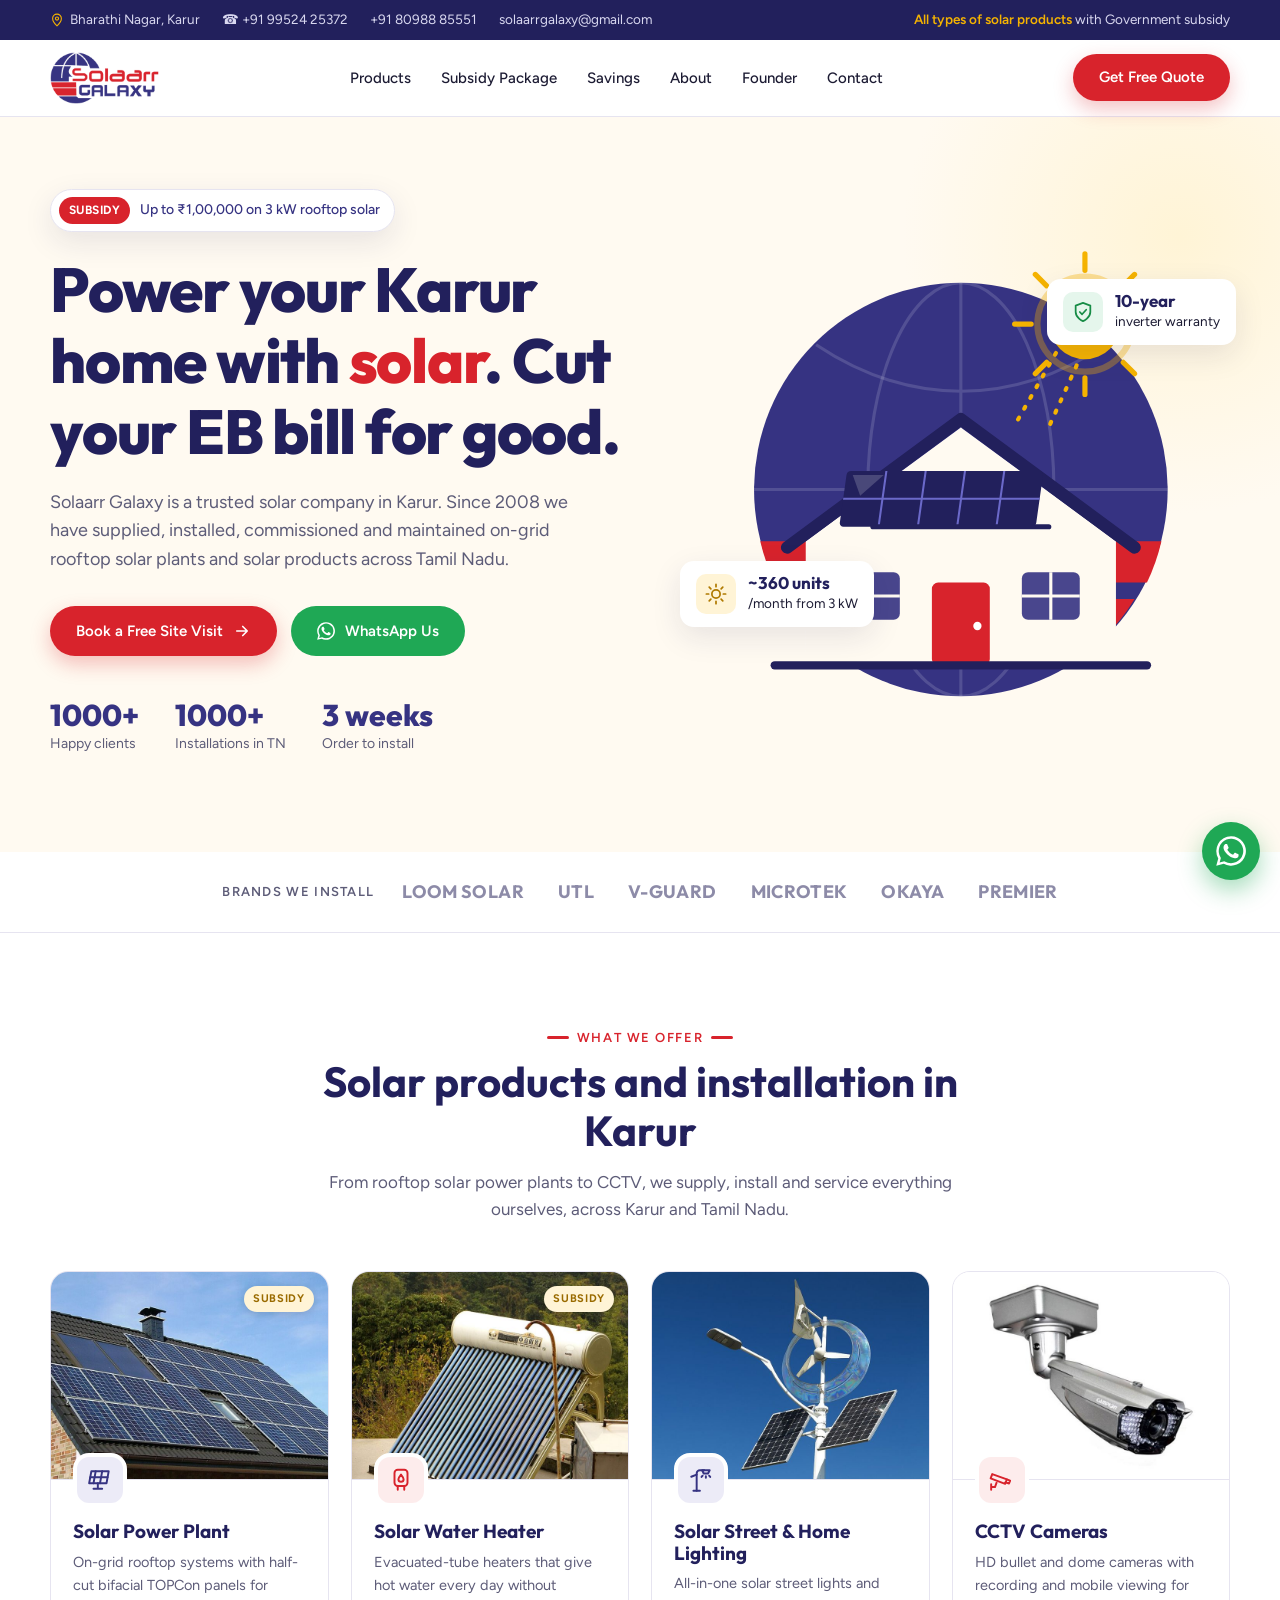
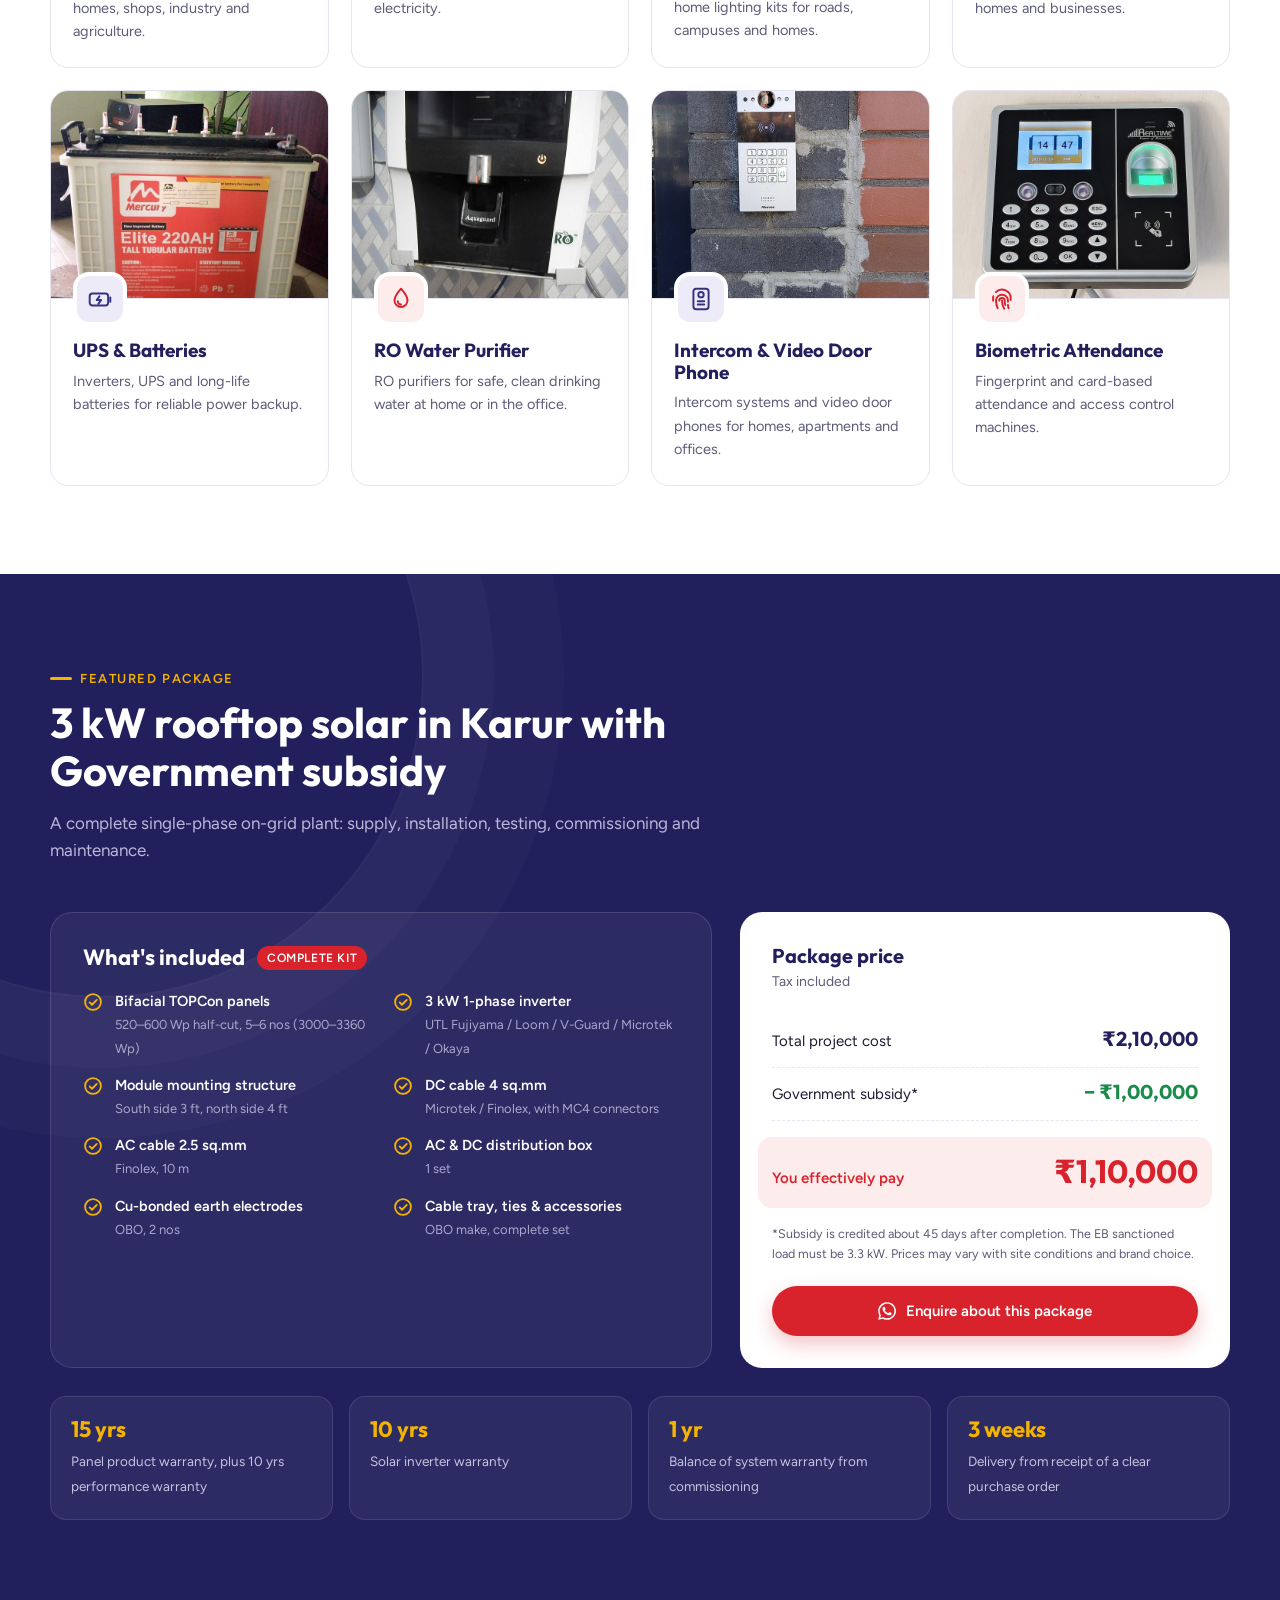
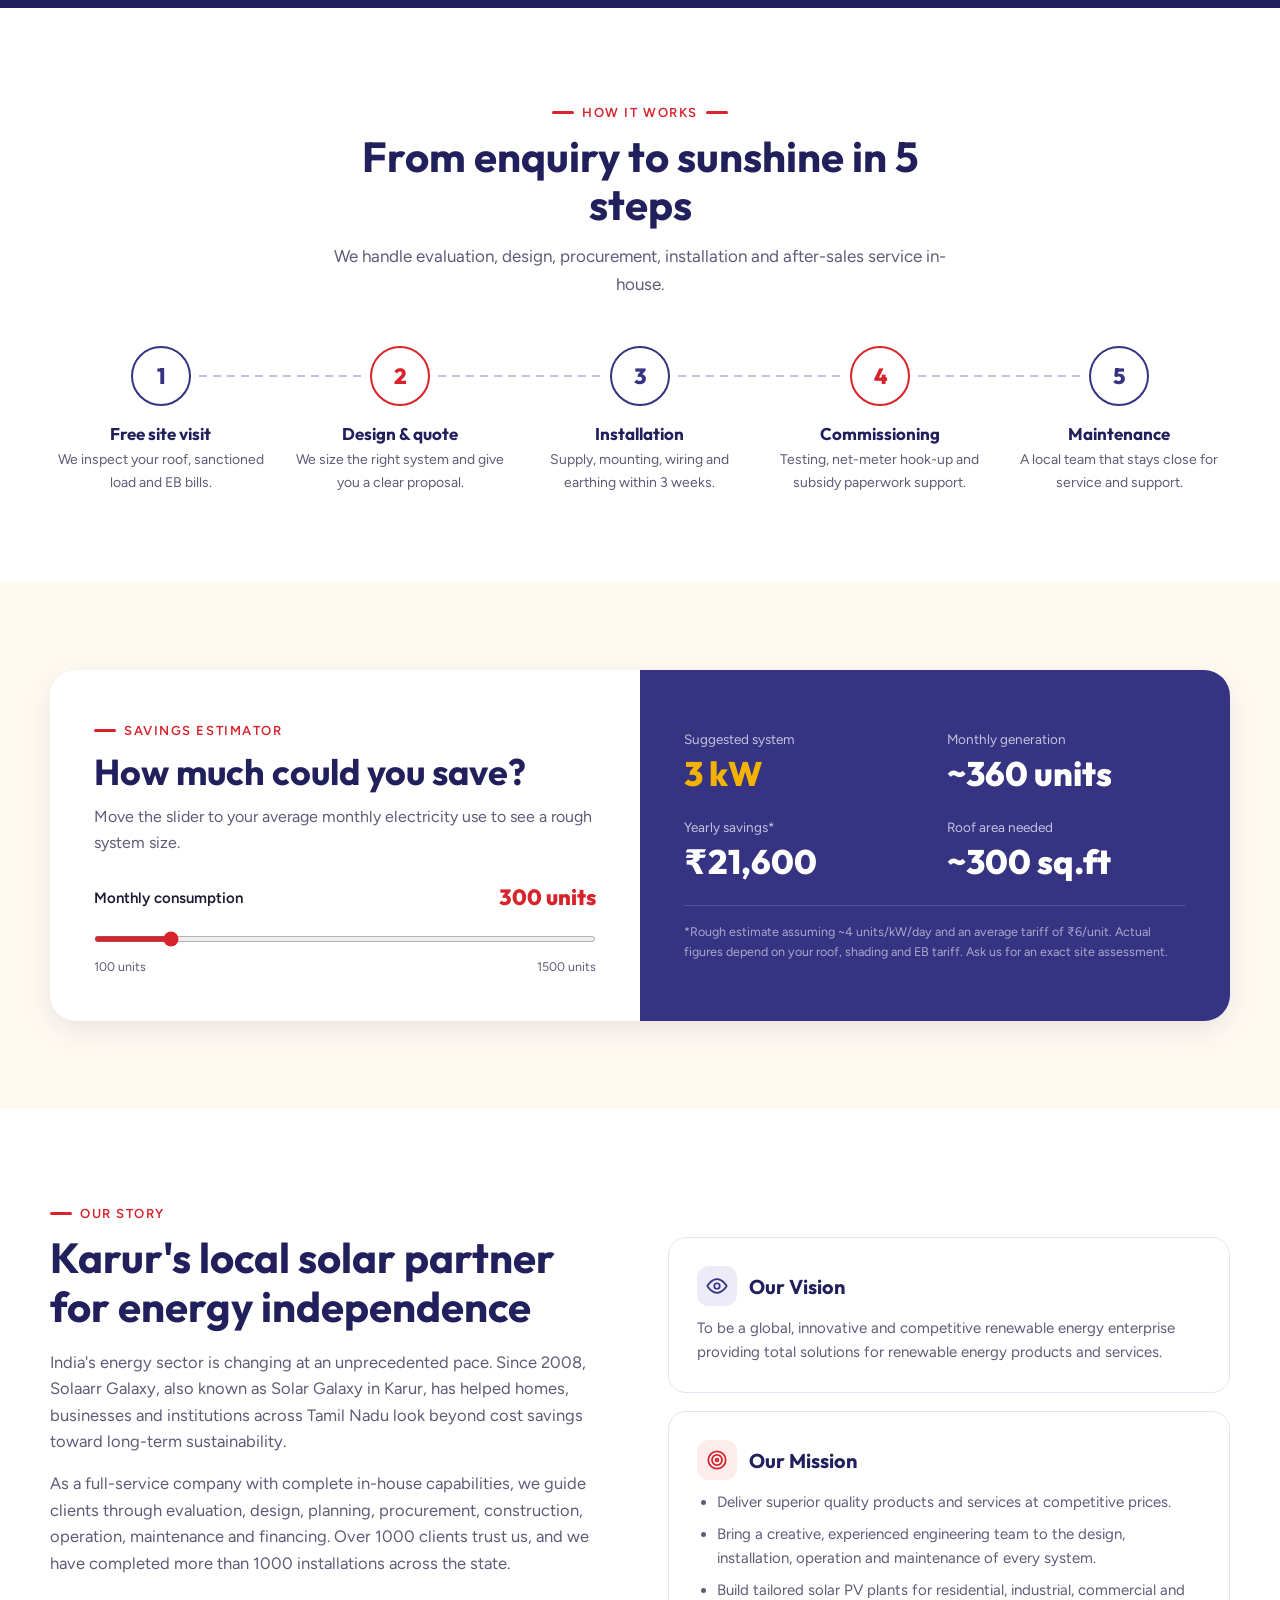
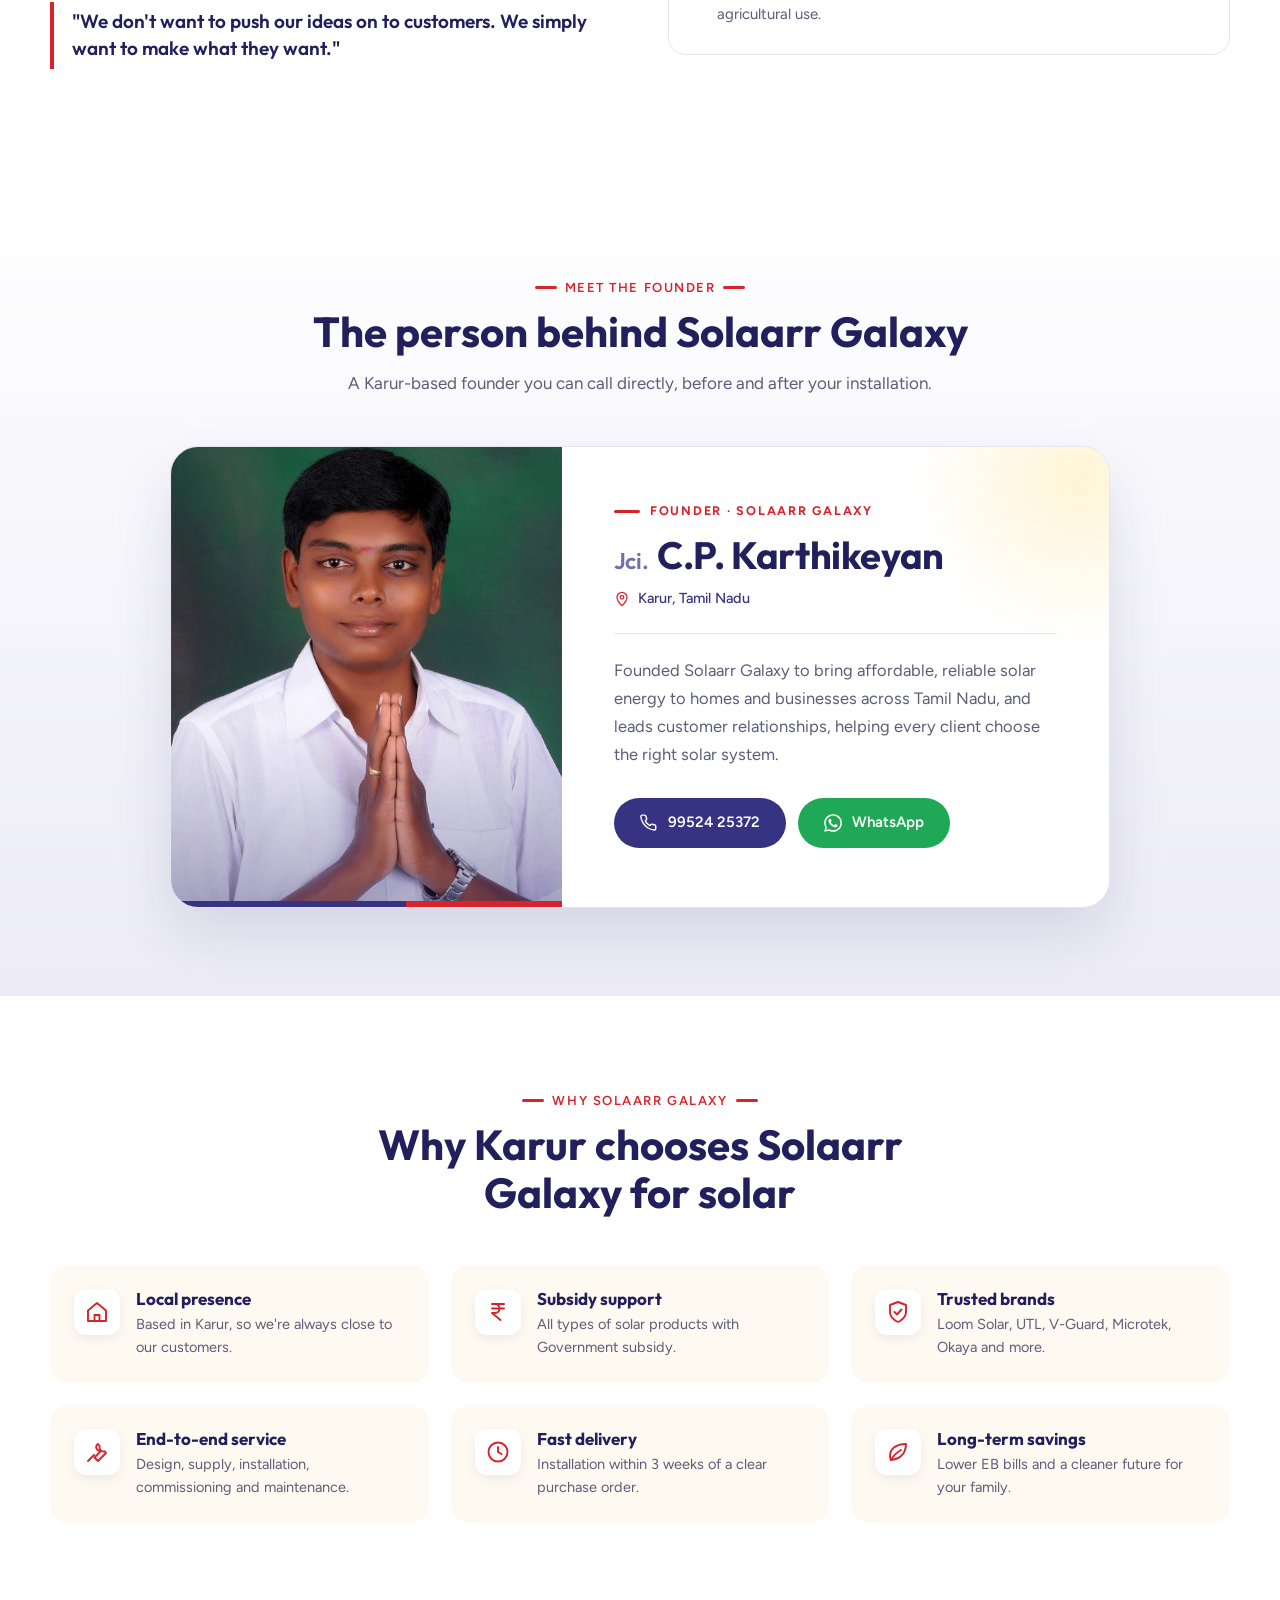
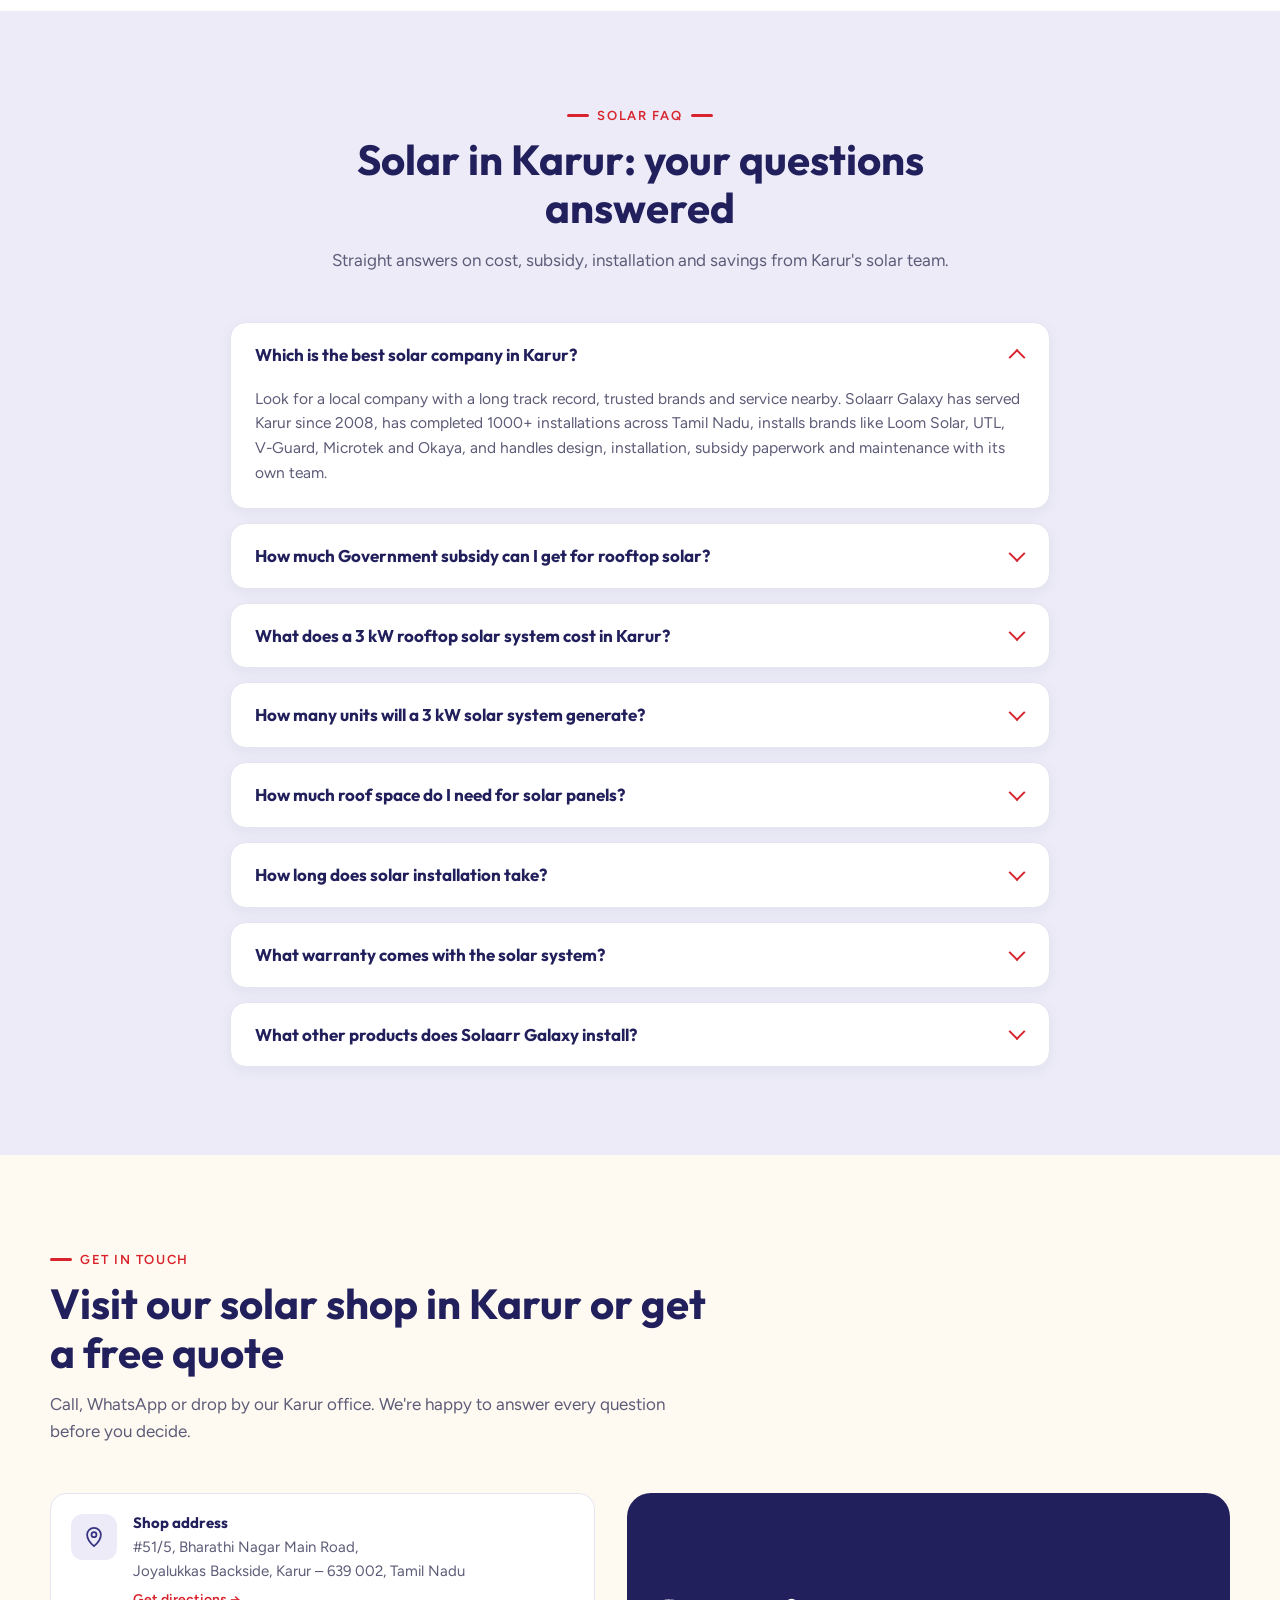
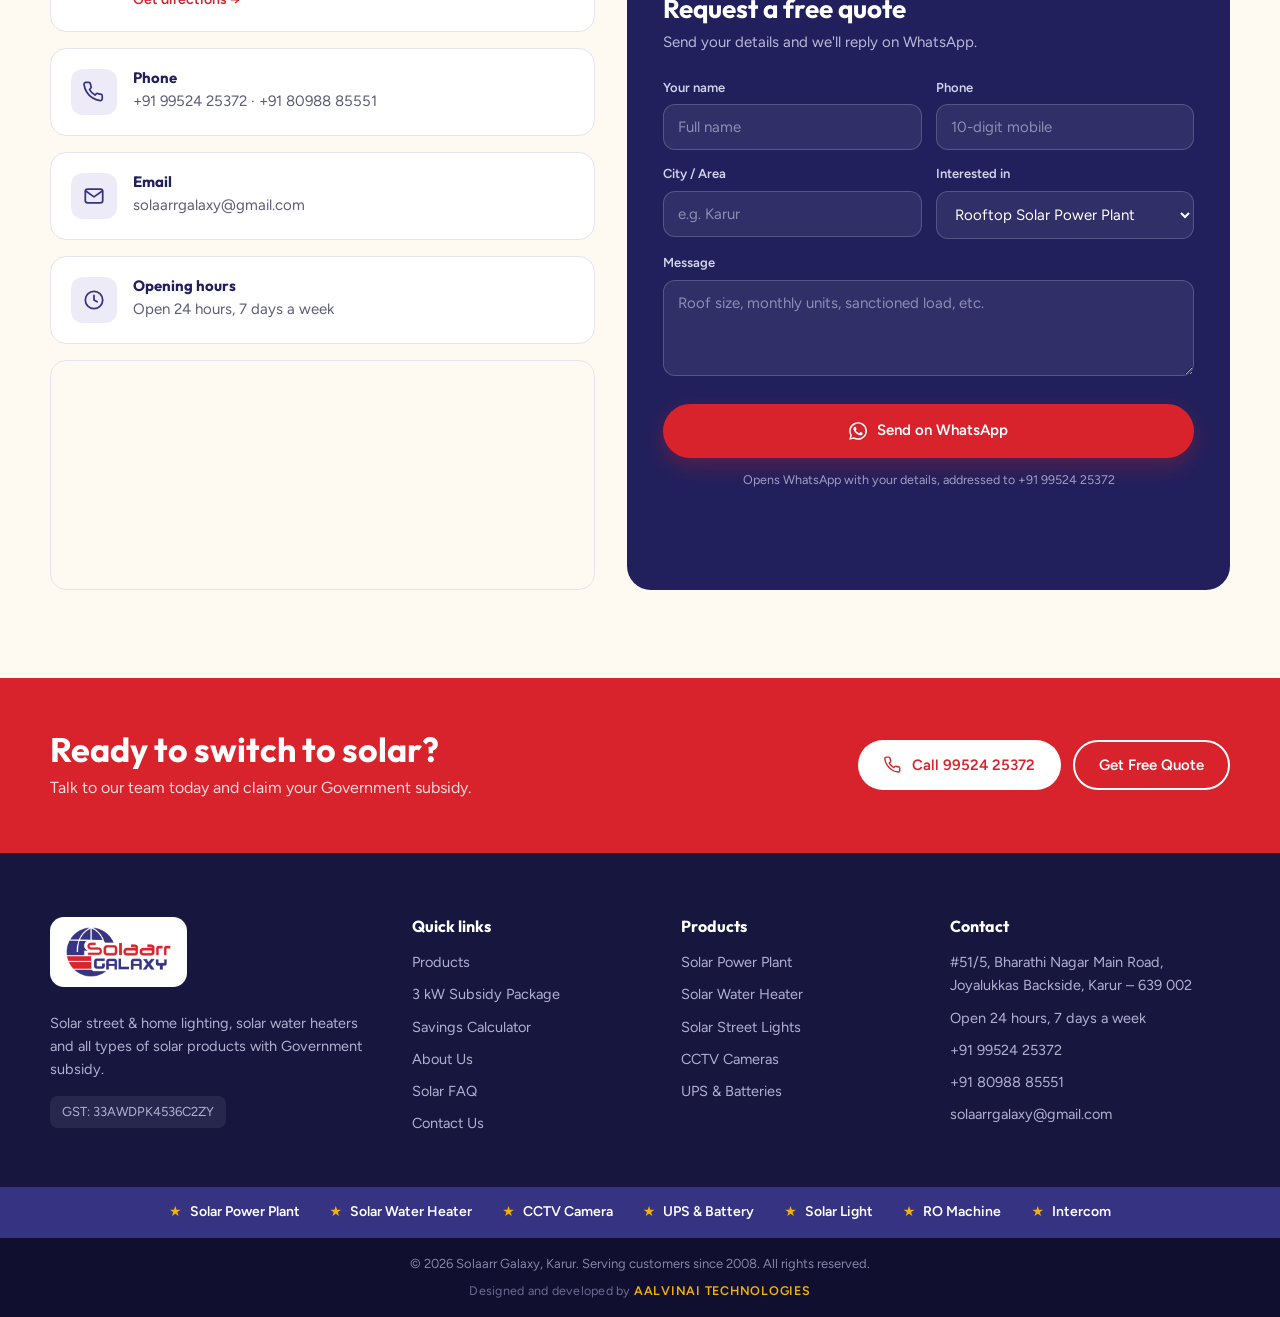
<file: index.html>
<!doctype html>
<html lang="en-IN">
<head>
<meta charset="utf-8">
<meta name="viewport" content="width=device-width, initial-scale=1">
<title>Best Solar Company in Karur | Solaarr Galaxy (Solar Galaxy)</title>
<meta name="description" content="Solaarr Galaxy (Solar Galaxy), Karur's trusted solar company since 2008. Rooftop solar with up to ₹1,00,000 subsidy, solar water heaters, street lights &amp; more.">
<meta name="robots" content="index, follow, max-image-preview:large, max-snippet:-1">
<link rel="canonical" href="https://solaarrgalaxy.in/">
<meta name="theme-color" content="#22205c">
<meta name="geo.region" content="IN-TN">
<meta name="geo.placename" content="Karur, Tamil Nadu">

<!-- Social sharing (WhatsApp, Facebook, LinkedIn, X) -->
<meta property="og:type" content="website">
<meta property="og:site_name" content="Solaarr Galaxy">
<meta property="og:locale" content="en_IN">
<meta property="og:url" content="https://solaarrgalaxy.in/">
<meta property="og:title" content="Best Solar Company in Karur | Solaarr Galaxy">
<meta property="og:description" content="Rooftop solar in Karur with up to ₹1,00,000 Government subsidy. 1000+ installations across Tamil Nadu since 2008. Book a free site visit.">
<meta property="og:image" content="https://solaarrgalaxy.in/assets/og-image.jpg">
<meta property="og:image:width" content="1200">
<meta property="og:image:height" content="630">
<meta property="og:image:alt" content="Solaarr Galaxy: rooftop solar company in Karur">
<meta name="twitter:card" content="summary_large_image">
<meta name="twitter:title" content="Best Solar Company in Karur | Solaarr Galaxy">
<meta name="twitter:description" content="Rooftop solar in Karur with up to ₹1,00,000 Government subsidy. 1000+ installations across Tamil Nadu since 2008.">
<meta name="twitter:image" content="https://solaarrgalaxy.in/assets/og-image.jpg">

<link rel="icon" type="image/png" sizes="48x48" href="assets/favicon-48.png">
<link rel="apple-touch-icon" href="assets/apple-touch-icon.png">
<link rel="preconnect" href="https://fonts.googleapis.com">
<link rel="preconnect" href="https://fonts.gstatic.com" crossorigin>
<link href="https://fonts.googleapis.com/css2?family=Outfit:wght@500;600;700;800&family=Figtree:wght@400;500;600;700&display=swap" rel="stylesheet">
<link rel="stylesheet" href="css/style.css?v=20261101">
<script>
  // Show the page loader until js/script.js hides it; hide it anyway after 8s as a fallback
  document.documentElement.classList.add('is-loading');
  setTimeout(function () { document.documentElement.classList.add('loaded'); }, 8000);
</script>

<!-- Structured data: business details, products and FAQ for Google rich results and AI search -->
<script type="application/ld+json">
{
  "@context": "https://schema.org",
  "@graph": [
    {
      "@type": "WebSite",
      "@id": "https://solaarrgalaxy.in/#website",
      "url": "https://solaarrgalaxy.in/",
      "name": "Solaarr Galaxy",
      "alternateName": ["Solar Galaxy", "Solar Galaxy Karur"],
      "inLanguage": "en-IN",
      "publisher": { "@id": "https://solaarrgalaxy.in/#business" }
    },
    {
      "@type": ["HomeAndConstructionBusiness", "Store"],
      "@id": "https://solaarrgalaxy.in/#business",
      "name": "Solaarr Galaxy",
      "alternateName": ["Solar Galaxy", "Solaarr Galaxy Karur", "Solar Galaxy Karur"],
      "description": "Solar company in Karur, Tamil Nadu, since 2008. Supplies, installs and maintains on-grid rooftop solar power plants with Government subsidy, solar water heaters, solar street and home lighting, CCTV cameras, UPS and batteries, RO water purifiers, intercoms and biometric attendance machines.",
      "url": "https://solaarrgalaxy.in/",
      "logo": "https://solaarrgalaxy.in/assets/logo.png",
      "image": [
        "https://solaarrgalaxy.in/assets/og-image.jpg",
        "https://solaarrgalaxy.in/assets/logo.png"
      ],
      "telephone": "+91-99524-25372",
      "email": "solaarrgalaxy@gmail.com",
      "foundingDate": "2008",
      "taxID": "33AWDPK4536C2ZY",
      "priceRange": "₹₹",
      "openingHoursSpecification": {
        "@type": "OpeningHoursSpecification",
        "dayOfWeek": ["Monday", "Tuesday", "Wednesday", "Thursday", "Friday", "Saturday", "Sunday"],
        "opens": "00:00",
        "closes": "23:59"
      },
      "address": {
        "@type": "PostalAddress",
        "streetAddress": "#51/5, Bharathi Nagar Main Road, Joyalukkas Backside",
        "addressLocality": "Karur",
        "addressRegion": "Tamil Nadu",
        "postalCode": "639002",
        "addressCountry": "IN"
      },
      "hasMap": "https://www.google.com/maps/search/?api=1&query=Bharathi%20Nagar%20Main%20Road%2C%20Karur%20639002",
      "areaServed": [
        { "@type": "City", "name": "Karur" },
        { "@type": "State", "name": "Tamil Nadu" }
      ],
      "contactPoint": [
        { "@type": "ContactPoint", "telephone": "+91-99524-25372", "url": "https://wa.me/919952425372", "contactType": "sales", "areaServed": "IN", "hoursAvailable": { "@type": "OpeningHoursSpecification", "dayOfWeek": ["Monday", "Tuesday", "Wednesday", "Thursday", "Friday", "Saturday", "Sunday"], "opens": "00:00", "closes": "23:59" } },
        { "@type": "ContactPoint", "telephone": "+91-80988-85551", "contactType": "customer service", "areaServed": "IN" }
      ],
      "founder": { "@type": "Person", "name": "C.P. Karthikeyan", "honorificPrefix": "Jci.", "jobTitle": "Founder", "image": "https://solaarrgalaxy.in/assets/karthikeyan.jpg" },
      "knowsAbout": ["Rooftop solar power plants", "On-grid solar systems", "Solar subsidy", "Solar water heaters", "Solar street lights", "CCTV cameras", "UPS and inverter batteries", "RO water purifiers", "Video door phones", "Biometric attendance systems"],
      "hasOfferCatalog": {
        "@type": "OfferCatalog",
        "name": "Solar and security products in Karur",
        "itemListElement": [
          {
            "@type": "Offer",
            "name": "3 kW On-Grid Rooftop Solar Package",
            "description": "Complete single-phase 3 kW on-grid rooftop solar plant with bifacial TOPCon panels, inverter, mounting, cabling and earthing. Up to ₹1,00,000 Government subsidy; effective cost about ₹1,10,000.",
            "price": "210000",
            "priceCurrency": "INR",
            "itemOffered": { "@type": "Service", "name": "3 kW rooftop solar installation", "serviceType": "Rooftop solar installation", "areaServed": "Karur, Tamil Nadu" }
          },
          { "@type": "Offer", "itemOffered": { "@type": "Service", "name": "Rooftop solar power plant installation", "description": "On-grid rooftop solar systems for homes, shops, industry and agriculture." } },
          { "@type": "Offer", "itemOffered": { "@type": "Product", "name": "Solar water heater", "description": "Evacuated-tube solar water heaters." } },
          { "@type": "Offer", "itemOffered": { "@type": "Product", "name": "Solar street and home lighting", "description": "All-in-one solar street lights and home lighting kits." } },
          { "@type": "Offer", "itemOffered": { "@type": "Product", "name": "CCTV cameras", "description": "HD bullet and dome cameras with recording and mobile viewing." } },
          { "@type": "Offer", "itemOffered": { "@type": "Product", "name": "UPS and batteries", "description": "Inverters, UPS and long-life batteries for power backup." } },
          { "@type": "Offer", "itemOffered": { "@type": "Product", "name": "RO water purifier", "description": "RO purifiers for home and office." } },
          { "@type": "Offer", "itemOffered": { "@type": "Product", "name": "Intercom and video door phone", "description": "Intercom systems and video door phones for homes, apartments and offices." } },
          { "@type": "Offer", "itemOffered": { "@type": "Product", "name": "Biometric attendance machine", "description": "Fingerprint and card-based attendance and access control machines." } }
        ]
      }
    },
    {
      "@type": "FAQPage",
      "@id": "https://solaarrgalaxy.in/#faq",
      "mainEntity": [
        {
          "@type": "Question",
          "name": "Which is the best solar company in Karur?",
          "acceptedAnswer": { "@type": "Answer", "text": "Look for a local company with a long track record, trusted brands and service nearby. Solaarr Galaxy has served Karur since 2008, has completed 1000+ installations across Tamil Nadu, installs brands like Loom Solar, UTL, V-Guard, Microtek and Okaya, and handles design, installation, subsidy paperwork and maintenance with its own team." }
        },
        {
          "@type": "Question",
          "name": "How much Government subsidy can I get for rooftop solar?",
          "acceptedAnswer": { "@type": "Answer", "text": "For a 3 kW on-grid rooftop solar system, the Government subsidy is up to ₹1,00,000. It is credited about 45 days after the plant is completed, and your EB sanctioned load must be 3.3 kW. We help you with the subsidy paperwork." }
        },
        {
          "@type": "Question",
          "name": "What does a 3 kW rooftop solar system cost in Karur?",
          "acceptedAnswer": { "@type": "Answer", "text": "Our complete 3 kW on-grid package costs ₹2,10,000 including tax. After the ₹1,00,000 Government subsidy, you effectively pay about ₹1,10,000. The final price depends on your site and your choice of brand." }
        },
        {
          "@type": "Question",
          "name": "How many units will a 3 kW solar system generate?",
          "acceptedAnswer": { "@type": "Answer", "text": "About 360 units a month, based on roughly 4 units per kW per day. Actual output depends on your roof direction and shading." }
        },
        {
          "@type": "Question",
          "name": "How much roof space do I need for solar panels?",
          "acceptedAnswer": { "@type": "Answer", "text": "Plan for about 100 sq.ft of shade-free roof per kW, so a 3 kW system needs around 300 sq.ft. We check this during the free site visit." }
        },
        {
          "@type": "Question",
          "name": "How long does solar installation take?",
          "acceptedAnswer": { "@type": "Answer", "text": "About 3 weeks from a clear purchase order. That covers supply, mounting, wiring, earthing, testing, commissioning and net-meter hook-up." }
        },
        {
          "@type": "Question",
          "name": "What warranty comes with the solar system?",
          "acceptedAnswer": { "@type": "Answer", "text": "Solar panels carry a 15-year product warranty plus a 10-year performance warranty, the inverter has a 10-year warranty, and the balance of system is covered for 1 year from commissioning." }
        },
        {
          "@type": "Question",
          "name": "What other products does Solaarr Galaxy install?",
          "acceptedAnswer": { "@type": "Answer", "text": "Besides rooftop solar power plants, we supply and install solar water heaters, solar street and home lighting, CCTV cameras, UPS and batteries, RO water purifiers, intercoms and video door phones, and biometric attendance machines in Karur and across Tamil Nadu." }
        }
      ]
    }
  ]
}
</script>
</head>
<body>

<!-- Page loader -->
<div class="loader" id="loader" role="status">
  <div class="loader-inner">
    <img class="loader-logo" src="assets/logo-sm.png" width="320" height="152" alt="Solaarr Galaxy">
    <svg class="loader-art" viewBox="0 0 220 160" fill="none" aria-hidden="true">
      <circle class="loader-glow" cx="110" cy="38" r="30" fill="#f5b301"/>
      <g class="loader-rays" stroke="#f5b301" stroke-width="4" stroke-linecap="round">
        <path d="M110 6v8M110 62v8M78 38h8M134 38h8M87.4 15.4l5.6 5.6M127 55l5.6 5.6M87.4 60.6l5.6-5.6M127 21l5.6-5.6"/>
      </g>
      <circle cx="110" cy="38" r="17" fill="#f5b301"/>
      <g class="loader-beams" stroke="#f5b301" stroke-width="3" stroke-linecap="round" stroke-dasharray="2 6">
        <path d="M100 66l-14 24M110 72v18M120 66l14 24"/>
      </g>
      <g transform="translate(56 94) skewX(-14)">
        <rect width="120" height="46" rx="3" fill="#22205c"/>
        <rect class="cell" style="--d:0" x="4" y="4" width="25" height="17" rx="1.5"/>
        <rect class="cell" style="--d:1" x="33" y="4" width="25" height="17" rx="1.5"/>
        <rect class="cell" style="--d:2" x="62" y="4" width="25" height="17" rx="1.5"/>
        <rect class="cell" style="--d:3" x="91" y="4" width="25" height="17" rx="1.5"/>
        <rect class="cell" style="--d:1" x="4" y="25" width="25" height="17" rx="1.5"/>
        <rect class="cell" style="--d:2" x="33" y="25" width="25" height="17" rx="1.5"/>
        <rect class="cell" style="--d:3" x="62" y="25" width="25" height="17" rx="1.5"/>
        <rect class="cell" style="--d:4" x="91" y="25" width="25" height="17" rx="1.5"/>
        <path d="M6 6h24L12 22z" fill="#fff" opacity=".15"/>
      </g>
      <path d="M78 140l-4 12M142 140l4 12M40 152h140" stroke="#22205c" stroke-width="4" stroke-linecap="round"/>
    </svg>
    <div class="loader-bar"><span></span></div>
    <blockquote class="loader-quote">
      <p>Let the sun pay your electricity bill. Solaarr Galaxy turns every sunny day into savings.</p>
      <cite>Solaarr Galaxy, Karur &middot; Since 2008</cite>
    </blockquote>
  </div>
</div>

<!-- SVG icon sprite -->
<svg width="0" height="0" style="position:absolute" aria-hidden="true">
  <defs>
    <symbol id="i-panel" viewBox="0 0 24 24" fill="none" stroke="currentColor" stroke-width="1.8" stroke-linecap="round" stroke-linejoin="round"><path d="M4 4h16l-2 11H2z"/><path d="M3 9.5h16M8 4l-2 11M14 4l-2 11M10 15v5M6 20h8"/></symbol>
    <symbol id="i-heater" viewBox="0 0 24 24" fill="none" stroke="currentColor" stroke-width="1.8" stroke-linecap="round" stroke-linejoin="round"><rect x="6" y="2.5" width="12" height="15" rx="3"/><path d="M12 7c1.6 2 2.4 3.2 2.4 4.3a2.4 2.4 0 0 1-4.8 0C9.6 10.2 10.4 9 12 7z"/><path d="M9 17.5V21M15 17.5V21"/></symbol>
    <symbol id="i-street" viewBox="0 0 24 24" fill="none" stroke="currentColor" stroke-width="1.8" stroke-linecap="round" stroke-linejoin="round"><path d="M8 22V6a3 3 0 0 1 3-3h4"/><path d="M13 3h7l-1.5 3h-4z"/><path d="M16.5 8.5v1.5M19.5 8l1 1.2M13.5 8l-1 1.2"/><path d="M5 22h6"/><path d="M3 9l5-2"/></symbol>
    <symbol id="i-cctv" viewBox="0 0 24 24" fill="none" stroke="currentColor" stroke-width="1.8" stroke-linecap="round" stroke-linejoin="round"><path d="M3 6.5l13.5 5-1.6 4L1.5 10.5z"/><path d="M16.5 11.5l3 1.1-1 2.6-3.5-1"/><path d="M7 14.5l-1.5 4H2M2 16v5"/></symbol>
    <symbol id="i-battery" viewBox="0 0 24 24" fill="none" stroke="currentColor" stroke-width="1.8" stroke-linecap="round" stroke-linejoin="round"><rect x="2.5" y="7" width="17" height="11" rx="2.5"/><path d="M21.5 10.5v4"/><path d="M11.5 9.5l-2.5 3.5h4l-2.5 3.5"/></symbol>
    <symbol id="i-drop" viewBox="0 0 24 24" fill="none" stroke="currentColor" stroke-width="1.8" stroke-linecap="round" stroke-linejoin="round"><path d="M12 2.5c4 4.6 6 8 6 10.8a6 6 0 0 1-12 0c0-2.8 2-6.2 6-10.8z"/><path d="M9 14a3 3 0 0 0 3 3"/></symbol>
    <symbol id="i-intercom" viewBox="0 0 24 24" fill="none" stroke="currentColor" stroke-width="1.8" stroke-linecap="round" stroke-linejoin="round"><rect x="5" y="2.5" width="14" height="19" rx="2.5"/><circle cx="12" cy="8" r="2.5"/><path d="M9 14h6M9 17h6"/></symbol>
    <symbol id="i-finger" viewBox="0 0 24 24" fill="none" stroke="currentColor" stroke-width="1.8" stroke-linecap="round" stroke-linejoin="round"><path d="M6.5 5.5A8 8 0 0 1 20 11.5v1.5"/><path d="M4 9.5a8 8 0 0 0-.2 2v2"/><path d="M8 20.5c-.9-2-1.5-4.4-1.5-7a5.5 5.5 0 0 1 11 0v1"/><path d="M12 13.5c0 3 .7 5.5 2 7.5"/><path d="M9.5 13.5a2.5 2.5 0 0 1 5 0c0 1.5.2 2.8.5 4"/><path d="M17.5 17.5c.1 1 .3 2 .6 3"/></symbol>
    <symbol id="i-check" viewBox="0 0 24 24" fill="none" stroke="currentColor" stroke-width="2.2" stroke-linecap="round" stroke-linejoin="round"><circle cx="12" cy="12" r="9.5"/><path d="M8 12.5l2.8 2.8L16.5 9.5"/></symbol>
    <symbol id="i-phone" viewBox="0 0 24 24" fill="none" stroke="currentColor" stroke-width="1.9" stroke-linecap="round" stroke-linejoin="round"><path d="M21 16.4v3a2 2 0 0 1-2.2 2 19.8 19.8 0 0 1-8.6-3.1 19.5 19.5 0 0 1-6-6A19.8 19.8 0 0 1 1.1 3.7 2 2 0 0 1 3.1 1.5h3a2 2 0 0 1 2 1.7c.1 1 .4 1.9.7 2.8a2 2 0 0 1-.5 2.1L7.1 9.4a16 16 0 0 0 6 6l1.3-1.3a2 2 0 0 1 2.1-.4c.9.3 1.8.6 2.8.7a2 2 0 0 1 1.7 2z"/></symbol>
    <symbol id="i-mail" viewBox="0 0 24 24" fill="none" stroke="currentColor" stroke-width="1.9" stroke-linecap="round" stroke-linejoin="round"><rect x="2.5" y="4.5" width="19" height="15" rx="2.5"/><path d="M3 6.5l9 6.5 9-6.5"/></symbol>
    <symbol id="i-pin" viewBox="0 0 24 24" fill="none" stroke="currentColor" stroke-width="1.9" stroke-linecap="round" stroke-linejoin="round"><path d="M12 22s7.5-6.4 7.5-12.5a7.5 7.5 0 0 0-15 0C4.5 15.6 12 22 12 22z"/><circle cx="12" cy="9.5" r="2.7"/></symbol>
    <symbol id="i-clock" viewBox="0 0 24 24" fill="none" stroke="currentColor" stroke-width="1.9" stroke-linecap="round" stroke-linejoin="round"><circle cx="12" cy="12" r="9.5"/><path d="M12 7v5l3.5 2"/></symbol>
    <symbol id="i-sun" viewBox="0 0 24 24" fill="none" stroke="currentColor" stroke-width="1.9" stroke-linecap="round"><circle cx="12" cy="12" r="4.5"/><path d="M12 1.5v2.5M12 20v2.5M1.5 12H4M20 12h2.5M4.6 4.6l1.8 1.8M17.6 17.6l1.8 1.8M4.6 19.4l1.8-1.8M17.6 6.4l1.8-1.8"/></symbol>
    <symbol id="i-rupee" viewBox="0 0 24 24" fill="none" stroke="currentColor" stroke-width="1.9" stroke-linecap="round" stroke-linejoin="round"><path d="M6 4h12M6 8.5h12M9 4c6 0 6 9 0 9H6l8.5 7"/></symbol>
    <symbol id="i-shield" viewBox="0 0 24 24" fill="none" stroke="currentColor" stroke-width="1.9" stroke-linecap="round" stroke-linejoin="round"><path d="M12 22s8-3.5 8-10V5l-8-3-8 3v7c0 6.5 8 10 8 10z"/><path d="M8.5 12l2.5 2.5 4.5-5"/></symbol>
    <symbol id="i-tools" viewBox="0 0 24 24" fill="none" stroke="currentColor" stroke-width="1.9" stroke-linecap="round" stroke-linejoin="round"><path d="M14.7 6.3a4 4 0 0 0 5 5L21 13l-8 8-3.5-3.5 6.8-6.8a4 4 0 0 1-5-5L13 4z"/><path d="M3 21l6-6"/></symbol>
    <symbol id="i-local" viewBox="0 0 24 24" fill="none" stroke="currentColor" stroke-width="1.9" stroke-linecap="round" stroke-linejoin="round"><path d="M3 10.5L12 3l9 7.5V21H3z"/><path d="M9.5 21v-6h5v6"/></symbol>
    <symbol id="i-leaf" viewBox="0 0 24 24" fill="none" stroke="currentColor" stroke-width="1.9" stroke-linecap="round" stroke-linejoin="round"><path d="M20 4C9 4 4 9.5 4 16c0 1.5.3 2.8.8 4 7-.5 15.2-4.7 15.2-16z"/><path d="M4.8 20C8 15 11.5 12 15 10"/></symbol>
    <symbol id="i-target" viewBox="0 0 24 24" fill="none" stroke="currentColor" stroke-width="1.9" stroke-linecap="round"><circle cx="12" cy="12" r="9.5"/><circle cx="12" cy="12" r="5.5"/><circle cx="12" cy="12" r="1.5"/></symbol>
    <symbol id="i-eye" viewBox="0 0 24 24" fill="none" stroke="currentColor" stroke-width="1.9" stroke-linecap="round" stroke-linejoin="round"><path d="M1.5 12S5.5 4.5 12 4.5 22.5 12 22.5 12 18.5 19.5 12 19.5 1.5 12 1.5 12z"/><circle cx="12" cy="12" r="3"/></symbol>
    <symbol id="i-wa" viewBox="0 0 24 24" fill="currentColor"><path d="M17.5 14.4c-.3-.1-1.8-.9-2-1-.3-.1-.5-.1-.7.1-.2.3-.8 1-.9 1.2-.2.2-.3.2-.6.1-.3-.1-1.3-.5-2.4-1.5-.9-.8-1.5-1.8-1.7-2.1-.2-.3 0-.5.1-.6l.4-.5c.2-.2.2-.3.3-.5.1-.2.1-.4 0-.5l-.9-2.2c-.2-.6-.5-.5-.7-.5h-.6c-.2 0-.5.1-.8.4-.3.3-1 1-1 2.5s1.1 2.9 1.2 3.1c.1.2 2.1 3.2 5.1 4.5 2.5 1 3 .8 3.6.8.6-.1 1.8-.7 2-1.4.2-.7.2-1.3.2-1.4-.1-.3-.3-.4-.6-.5zM12 21.8a9.8 9.8 0 0 1-5-1.4l-.4-.2-3.7 1 1-3.6-.2-.4A9.8 9.8 0 1 1 12 21.8zm0-21.6A11.8 11.8 0 0 0 1.8 17.9L.2 23.8l6-1.6A11.8 11.8 0 1 0 12 .2z"/></symbol>
  </defs>
</svg>

<div class="topbar">
  <div class="wrap">
    <div class="marquee">
      <div class="marquee-track tb-track">
        <a href="https://www.google.com/maps/search/?api=1&amp;query=Bharathi%20Nagar%20Main%20Road%2C%20Karur%20639002" target="_blank" rel="noopener" class="tb-loc tb-hide"><svg><use href="#i-pin"/></svg> Bharathi Nagar, Karur</a>
        <a href="tel:+919952425372">&#9742; +91 99524 25372</a>
        <a href="tel:+918098885551" class="tb-hide tb-ph2">+91 80988 85551</a>
        <a href="mailto:solaarrgalaxy@gmail.com" class="tb-hide tb-mail">solaarrgalaxy@gmail.com</a>
        <span class="tb-tag"><b>All types of solar products</b> with Government subsidy</span>
      </div>
    </div>
  </div>
</div>

<header>
  <div class="wrap">
    <a href="/" class="brand" aria-label="Solaarr Galaxy home"><img src="assets/logo-sm.png" width="320" height="152" alt="Solaarr Galaxy, solar company in Karur"></a>
    <nav id="nav">
      <ul>
        <li><a href="/solar-products/">Products</a></li>
        <li><a href="/solar-subsidy/">Subsidy Package</a></li>
        <li><a href="/solar-savings-calculator/">Savings</a></li>
        <li><a href="/about/">About</a></li>
        <li><a href="/about/#founders">Founder</a></li>
        <li><a href="/contact/">Contact</a></li>
      </ul>
    </nav>
    <div class="header-cta">
      <a href="/contact/" class="btn btn-red">Get Free Quote</a>
      <button class="menu-btn" id="menuBtn" aria-label="Open menu" aria-expanded="false">
        <svg viewBox="0 0 24 24" fill="none" stroke="currentColor" stroke-width="2" stroke-linecap="round"><path d="M4 7h16M4 12h16M4 17h16"/></svg>
      </button>
    </div>
  </div>
</header>

<main id="top">

  <!-- HERO -->
  <section class="hero">
    <div class="wrap">
      <div>
        <div class="pill"><i>SUBSIDY</i> Up to &#8377;1,00,000 on 3 kW rooftop solar</div>
        <h1><span class="w" style="--i:0">Power</span> <span class="w" style="--i:1">your</span> <span class="w" style="--i:2">Karur</span> <span class="w" style="--i:3">home</span> <span class="w" style="--i:4">with</span> <span class="w" style="--i:5"><em>solar</em>.</span> <span class="w" style="--i:6">Cut</span> <span class="w" style="--i:7">your</span> <span class="w" style="--i:8">EB</span> <span class="w" style="--i:9">bill</span> <span class="w" style="--i:10">for</span> <span class="w" style="--i:11">good.</span></h1>
        <p class="lead">Solaarr Galaxy is a trusted solar company in Karur. Since 2008 we have supplied, installed, commissioned and maintained on-grid rooftop solar plants and solar products across Tamil Nadu.</p>
        <div class="hero-cta">
          <a href="#contact" class="btn btn-red">Book a Free Site Visit
            <svg viewBox="0 0 24 24" fill="none" stroke="currentColor" stroke-width="2.2" stroke-linecap="round" stroke-linejoin="round"><path d="M5 12h14M13 6l6 6-6 6"/></svg></a>
          <a href="https://wa.me/919952425372?text=Hi%20Solaarr%20Galaxy%2C%20I%27m%20interested%20in%20rooftop%20solar." target="_blank" rel="noopener" class="btn btn-wa"><svg><use href="#i-wa"/></svg> WhatsApp Us</a>
        </div>
        <div class="hero-stats">
          <div><strong>1000+</strong><span>Happy clients</span></div>
          <div><strong>1000+</strong><span>Installations in TN</span></div>
          <div><strong>3 weeks</strong><span>Order to install</span></div>
        </div>
      </div>

      <div class="hero-art" aria-hidden="true">
        <svg viewBox="0 0 520 460" fill="none">
          <!-- globe rings echoing the logo -->
          <circle cx="260" cy="250" r="200" fill="#363382"/>
          <path d="M260 50v400M60 250h400M120 110c90 60 190 60 280 0M120 390c90-60 190-60 280 0" stroke="#fff" stroke-opacity=".14" stroke-width="3"/>
          <ellipse cx="260" cy="250" rx="90" ry="200" stroke="#fff" stroke-opacity=".14" stroke-width="3"/>
          <path d="M66 300h388a200 200 0 0 1-14 40H80a200 200 0 0 1-14-40z" fill="#d8232c"/>
          <path d="M92 356h336a200 200 0 0 1-30 38H122a200 200 0 0 1-30-38z" fill="#d8232c"/>
          <!-- sun -->
          <g class="sun-rays" stroke="#f5b301" stroke-width="5" stroke-linecap="round">
            <path d="M380 22v16M380 142v16M312 90h16M432 90h16M332 42l11 11M417 127l11 11M332 138l11-11M417 53l11-11"/>
          </g>
          <circle cx="380" cy="90" r="34" fill="#f5b301"/>
          <circle cx="380" cy="90" r="46" stroke="#f5b301" stroke-opacity=".35" stroke-width="6"/>
          <!-- house -->
          <path d="M110 300l150-110 150 110v120H110z" fill="#fffaf1"/>
          <path d="M92 306L260 182l168 124" stroke="#22205c" stroke-width="12" stroke-linecap="round" stroke-linejoin="round"/>
          <!-- panels on roof -->
          <g transform="translate(150 232) skewX(-8)">
            <rect width="190" height="54" rx="4" fill="#22205c"/>
            <g stroke="#6b69c9" stroke-width="2">
              <path d="M38 0v54M76 0v54M114 0v54M152 0v54M0 27h190"/>
            </g>
            <path d="M6 4l30 0-20 20z" fill="#fff" opacity=".18"/>
          </g>
          <path d="M175 286h170" stroke="#22205c" stroke-width="5" stroke-linecap="round"/>
          <!-- door + window -->
          <rect x="232" y="340" width="56" height="80" rx="6" fill="#d8232c"/>
          <circle cx="276" cy="382" r="4" fill="#fff"/>
          <rect x="145" y="330" width="56" height="46" rx="6" fill="#363382" opacity=".9"/>
          <rect x="319" y="330" width="56" height="46" rx="6" fill="#363382" opacity=".9"/>
          <path d="M173 330v46M145 353h56M347 330v46M319 353h56" stroke="#fffaf1" stroke-width="3"/>
          <path d="M80 420h360" stroke="#22205c" stroke-width="8" stroke-linecap="round"/>
          <!-- sunlight beams -->
          <path d="M352 118l-40 70M372 130l-28 62" stroke="#f5b301" stroke-width="4" stroke-dasharray="2 10" stroke-linecap="round"/>
        </svg>
        <div class="float-card fc-1">
          <span class="ic" style="background:var(--sun-soft);color:#b07a00"><svg><use href="#i-sun"/></svg></span>
          <div><b>~360 units</b>/month from 3 kW</div>
        </div>
        <div class="float-card fc-2">
          <span class="ic" style="background:#e5f6ec;color:#178c46"><svg><use href="#i-shield"/></svg></span>
          <div><b>10-year</b>inverter warranty</div>
        </div>
      </div>
    </div>
  </section>

  <!-- BRANDS -->
  <div class="brands">
    <div class="wrap">
      <small>Brands we install</small>
      <div class="marquee">
        <ul class="marquee-track">
          <li>LOOM SOLAR</li><li>UTL</li><li>V-GUARD</li><li>MICROTEK</li><li>OKAYA</li><li>PREMIER</li>
        </ul>
      </div>
    </div>
  </div>

  <!-- PRODUCTS -->
  <section id="products">
    <div class="wrap">
      <div class="section-head center reveal">
        <span class="eyebrow">What we offer</span>
        <h2>Solar products and installation in Karur</h2>
        <p>From rooftop solar power plants to CCTV, we supply, install and service everything ourselves, across Karur and Tamil Nadu.</p>
      </div>
      <div class="marquee">
      <div class="products-grid marquee-track">
        <article class="product reveal">
          <span class="tag">Subsidy</span>
          <img class="pimg" src="assets/products/solar-power-plant.jpg" alt="Rooftop solar power plant panels on a house" width="720" height="540" loading="lazy" decoding="async">
          <div class="pbody">
          <div class="ic"><svg><use href="#i-panel"/></svg></div>
          <h3>Solar Power Plant</h3>
          <p>On-grid rooftop systems with half-cut bifacial TOPCon panels for homes, shops, industry and agriculture.</p>
          </div>
        </article>
        <article class="product reveal">
          <span class="tag">Subsidy</span>
          <img class="pimg" src="assets/products/solar-water-heater.jpg" alt="Evacuated-tube solar water heater on a rooftop" width="720" height="540" loading="lazy" decoding="async">
          <div class="pbody">
          <div class="ic"><svg><use href="#i-heater"/></svg></div>
          <h3>Solar Water Heater</h3>
          <p>Evacuated-tube heaters that give hot water every day without electricity.</p>
          </div>
        </article>
        <article class="product reveal">
          <img class="pimg" src="assets/products/solar-street-light.jpg" alt="Solar-powered LED street light" width="720" height="540" loading="lazy" decoding="async">
          <div class="pbody">
          <div class="ic"><svg><use href="#i-street"/></svg></div>
          <h3>Solar Street &amp; Home Lighting</h3>
          <p>All-in-one solar street lights and home lighting kits for roads, campuses and homes.</p>
          </div>
        </article>
        <article class="product reveal">
          <img class="pimg" src="assets/products/cctv-camera.jpg" alt="Outdoor bullet CCTV camera" width="720" height="540" loading="lazy" decoding="async">
          <div class="pbody">
          <div class="ic"><svg><use href="#i-cctv"/></svg></div>
          <h3>CCTV Cameras</h3>
          <p>HD bullet and dome cameras with recording and mobile viewing for homes and businesses.</p>
          </div>
        </article>
        <article class="product reveal">
          <img class="pimg" src="assets/products/ups-battery.jpg" alt="Tall tubular inverter battery for UPS backup" width="720" height="540" loading="lazy" decoding="async">
          <div class="pbody">
          <div class="ic"><svg><use href="#i-battery"/></svg></div>
          <h3>UPS &amp; Batteries</h3>
          <p>Inverters, UPS and long-life batteries for reliable power backup.</p>
          </div>
        </article>
        <article class="product reveal">
          <img class="pimg" src="assets/products/ro-purifier.jpg" alt="Wall-mounted RO water purifier" width="720" height="540" loading="lazy" decoding="async">
          <div class="pbody">
          <div class="ic"><svg><use href="#i-drop"/></svg></div>
          <h3>RO Water Purifier</h3>
          <p>RO purifiers for safe, clean drinking water at home or in the office.</p>
          </div>
        </article>
        <article class="product reveal">
          <img class="pimg" src="assets/products/video-door-phone.jpg" alt="Video door phone panel at an entrance" width="720" height="540" loading="lazy" decoding="async">
          <div class="pbody">
          <div class="ic"><svg><use href="#i-intercom"/></svg></div>
          <h3>Intercom &amp; Video Door Phone</h3>
          <p>Intercom systems and video door phones for homes, apartments and offices.</p>
          </div>
        </article>
        <article class="product reveal">
          <img class="pimg" src="assets/products/biometric-attendance.jpg" alt="Fingerprint biometric attendance machine" width="720" height="540" loading="lazy" decoding="async">
          <div class="pbody">
          <div class="ic"><svg><use href="#i-finger"/></svg></div>
          <h3>Biometric Attendance</h3>
          <p>Fingerprint and card-based attendance and access control machines.</p>
          </div>
        </article>
      </div>
      </div>
    </div>
  </section>

  <!-- PACKAGE -->
  <section class="package" id="package">
    <div class="wrap">
      <div class="section-head reveal">
        <span class="eyebrow">Featured package</span>
        <h2>3 kW rooftop solar in Karur with Government subsidy</h2>
        <p>A complete single-phase on-grid plant: supply, installation, testing, commissioning and maintenance.</p>
      </div>
      <div class="pkg-grid">
        <div class="pkg-card reveal">
          <h3>What's included <span>Complete kit</span></h3>
          <ul class="incl">
            <li><svg><use href="#i-check"/></svg><div><b>Bifacial TOPCon panels</b><small>520–600 Wp half-cut, 5–6 nos (3000–3360 Wp)</small></div></li>
            <li><svg><use href="#i-check"/></svg><div><b>3 kW 1-phase inverter</b><small>UTL Fujiyama / Loom / V-Guard / Microtek / Okaya</small></div></li>
            <li><svg><use href="#i-check"/></svg><div><b>Module mounting structure</b><small>South side 3 ft, north side 4 ft</small></div></li>
            <li><svg><use href="#i-check"/></svg><div><b>DC cable 4 sq.mm</b><small>Microtek / Finolex, with MC4 connectors</small></div></li>
            <li><svg><use href="#i-check"/></svg><div><b>AC cable 2.5 sq.mm</b><small>Finolex, 10 m</small></div></li>
            <li><svg><use href="#i-check"/></svg><div><b>AC &amp; DC distribution box</b><small>1 set</small></div></li>
            <li><svg><use href="#i-check"/></svg><div><b>Cu-bonded earth electrodes</b><small>OBO, 2 nos</small></div></li>
            <li><svg><use href="#i-check"/></svg><div><b>Cable tray, ties &amp; accessories</b><small>OBO make, complete set</small></div></li>
          </ul>
        </div>
        <div class="price-card reveal">
          <h3>Package price</h3>
          <p>Tax included</p>
          <div class="price-row"><span>Total project cost</span><strong>&#8377;2,10,000</strong></div>
          <div class="price-row sub"><span>Government subsidy*</span><strong>&minus; &#8377;1,00,000</strong></div>
          <div class="price-row total"><span>You effectively pay</span><strong>&#8377;1,10,000</strong></div>
          <p class="fine">*Subsidy is credited about 45 days after completion. The EB sanctioned load must be 3.3 kW. Prices may vary with site conditions and brand choice.</p>
          <a href="https://wa.me/919952425372?text=Hi%2C%20I%27d%20like%20details%20on%20the%203kW%20on-grid%20subsidy%20package." target="_blank" rel="noopener" class="btn btn-red"><svg><use href="#i-wa"/></svg> Enquire about this package</a>
        </div>
      </div>
      <div class="terms">
        <div class="term reveal"><b>15 yrs</b><span>Panel product warranty, plus 10 yrs performance warranty</span></div>
        <div class="term reveal"><b>10 yrs</b><span>Solar inverter warranty</span></div>
        <div class="term reveal"><b>1 yr</b><span>Balance of system warranty from commissioning</span></div>
        <div class="term reveal"><b>3 weeks</b><span>Delivery from receipt of a clear purchase order</span></div>
      </div>
    </div>
  </section>

  <!-- PROCESS -->
  <section id="process">
    <div class="wrap">
      <div class="section-head center reveal">
        <span class="eyebrow">How it works</span>
        <h2>From enquiry to sunshine in 5 steps</h2>
        <p>We handle evaluation, design, procurement, installation and after-sales service in-house.</p>
      </div>
      <div class="steps">
        <div class="step"><span class="num">1</span><div><h4>Free site visit</h4><p>We inspect your roof, sanctioned load and EB bills.</p></div></div>
        <div class="step"><span class="num">2</span><div><h4>Design &amp; quote</h4><p>We size the right system and give you a clear proposal.</p></div></div>
        <div class="step"><span class="num">3</span><div><h4>Installation</h4><p>Supply, mounting, wiring and earthing within 3 weeks.</p></div></div>
        <div class="step"><span class="num">4</span><div><h4>Commissioning</h4><p>Testing, net-meter hook-up and subsidy paperwork support.</p></div></div>
        <div class="step"><span class="num">5</span><div><h4>Maintenance</h4><p>A local team that stays close for service and support.</p></div></div>
      </div>
    </div>
  </section>

  <!-- CALCULATOR -->
  <section class="calc" id="calculator">
    <div class="wrap">
      <div class="calc-box reveal">
        <div class="calc-in">
          <span class="eyebrow">Savings estimator</span>
          <h2>How much could you save?</h2>
          <p>Move the slider to your average monthly electricity use to see a rough system size.</p>
          <label for="units">Monthly consumption <output id="unitsOut">300 units</output></label>
          <input type="range" id="units" min="100" max="1500" step="25" value="300">
          <div class="range-ends"><span>100 units</span><span>1500 units</span></div>
        </div>
        <div class="calc-out" aria-live="polite">
          <div><span>Suggested system</span><strong class="hl" id="kw">3 kW</strong></div>
          <div><span>Monthly generation</span><strong id="gen">~360 units</strong></div>
          <div><span>Yearly savings*</span><strong id="save">&#8377;25,920</strong></div>
          <div><span>Roof area needed</span><strong id="area">~300 sq.ft</strong></div>
          <p class="note">*Rough estimate assuming ~4 units/kW/day and an average tariff of &#8377;6/unit. Actual figures depend on your roof, shading and EB tariff. Ask us for an exact site assessment.</p>
        </div>
      </div>
    </div>
  </section>

  <!-- ABOUT -->
  <section id="about">
    <div class="wrap about-grid">
      <div class="about-text reveal">
        <span class="eyebrow">Our story</span>
        <h2 style="font-size:clamp(28px,4vw,42px);margin-bottom:18px">Karur's local solar partner for energy independence</h2>
        <p>India's energy sector is changing at an unprecedented pace. Since 2008, Solaarr Galaxy, also known as Solar Galaxy in Karur, has helped homes, businesses and institutions across Tamil Nadu look beyond cost savings toward long-term sustainability.</p>
        <p>As a full-service company with complete in-house capabilities, we guide clients through evaluation, design, planning, procurement, construction, operation, maintenance and financing. Over 1000 clients trust us, and we have completed more than 1000 installations across the state.</p>
        <blockquote>"We don't want to push our ideas on to customers. We simply want to make what they want."</blockquote>
      </div>
      <div class="vm">
        <div class="vm-card v reveal">
          <h3><span class="ic"><svg><use href="#i-eye"/></svg></span>Our Vision</h3>
          <p>To be a global, innovative and competitive renewable energy enterprise providing total solutions for renewable energy products and services.</p>
        </div>
        <div class="vm-card m reveal">
          <h3><span class="ic"><svg><use href="#i-target"/></svg></span>Our Mission</h3>
          <ul>
            <li>Deliver superior quality products and services at competitive prices.</li>
            <li>Bring a creative, experienced engineering team to the design, installation, operation and maintenance of every system.</li>
            <li>Build tailored solar PV plants for residential, industrial, commercial and agricultural use.</li>
          </ul>
        </div>
      </div>
    </div>
  </section>

  <!-- FOUNDERS -->
  <section class="founders" id="founders">
    <div class="wrap">
      <div class="section-head center reveal">
        <span class="eyebrow">Meet the founder</span>
        <h2>The person behind Solaarr Galaxy</h2>
        <p>A Karur-based founder you can call directly, before and after your installation.</p>
      </div>
      <div class="founder-grid">
        <article class="founder reveal">
          <div class="photo"><img src="assets/karthikeyan.jpg" alt="Jci. C.P. Karthikeyan, Founder of Solaarr Galaxy, Karur" width="552" height="828" loading="lazy" decoding="async"></div>
          <div class="info">
            <span class="role">Founder · Solaarr Galaxy</span>
            <h3><small>Jci.</small> C.P. Karthikeyan</h3>
            <span class="loc"><svg><use href="#i-pin"/></svg> Karur, Tamil Nadu</span>
            <p>Founded Solaarr Galaxy to bring affordable, reliable solar energy to homes and businesses across Tamil Nadu, and leads customer relationships, helping every client choose the right solar system.</p>
            <div class="links">
              <a class="btn btn-navy" href="tel:+919952425372"><svg><use href="#i-phone"/></svg> 99524 25372</a>
              <a class="btn btn-wa" href="https://wa.me/919952425372" target="_blank" rel="noopener"><svg><use href="#i-wa"/></svg> WhatsApp</a>
            </div>
          </div>
        </article>
      </div>
    </div>
  </section>

  <!-- WHY -->
  <section id="why">
    <div class="wrap">
      <div class="section-head center reveal">
        <span class="eyebrow">Why Solaarr Galaxy</span>
        <h2>Why Karur chooses Solaarr Galaxy for solar</h2>
      </div>
      <div class="why-grid">
        <div class="why reveal"><span class="ic"><svg><use href="#i-local"/></svg></span><div><h4>Local presence</h4><p>Based in Karur, so we're always close to our customers.</p></div></div>
        <div class="why reveal"><span class="ic"><svg><use href="#i-rupee"/></svg></span><div><h4>Subsidy support</h4><p>All types of solar products with Government subsidy.</p></div></div>
        <div class="why reveal"><span class="ic"><svg><use href="#i-shield"/></svg></span><div><h4>Trusted brands</h4><p>Loom Solar, UTL, V-Guard, Microtek, Okaya and more.</p></div></div>
        <div class="why reveal"><span class="ic"><svg><use href="#i-tools"/></svg></span><div><h4>End-to-end service</h4><p>Design, supply, installation, commissioning and maintenance.</p></div></div>
        <div class="why reveal"><span class="ic"><svg><use href="#i-clock"/></svg></span><div><h4>Fast delivery</h4><p>Installation within 3 weeks of a clear purchase order.</p></div></div>
        <div class="why reveal"><span class="ic"><svg><use href="#i-leaf"/></svg></span><div><h4>Long-term savings</h4><p>Lower EB bills and a cleaner future for your family.</p></div></div>
      </div>
    </div>
  </section>

  <!-- FAQ (keep in sync with the FAQPage structured data in <head>) -->
  <section class="faq" id="faq">
    <div class="wrap">
      <div class="section-head center reveal">
        <span class="eyebrow">Solar FAQ</span>
        <h2>Solar in Karur: your questions answered</h2>
        <p>Straight answers on cost, subsidy, installation and savings from Karur's solar team.</p>
      </div>
      <div class="faq-list">
        <details class="faq-item reveal" name="faq" open>
          <summary><h3>Which is the best solar company in Karur?</h3></summary>
          <p>Look for a local company with a long track record, trusted brands and service nearby. Solaarr Galaxy has served Karur since 2008, has completed 1000+ installations across Tamil Nadu, installs brands like Loom Solar, UTL, V-Guard, Microtek and Okaya, and handles design, installation, subsidy paperwork and maintenance with its own team.</p>
        </details>
        <details class="faq-item reveal" name="faq">
          <summary><h3>How much Government subsidy can I get for rooftop solar?</h3></summary>
          <p>For a 3 kW on-grid rooftop solar system, the Government subsidy is up to &#8377;1,00,000. It is credited about 45 days after the plant is completed, and your EB sanctioned load must be 3.3 kW. We help you with the subsidy paperwork.</p>
        </details>
        <details class="faq-item reveal" name="faq">
          <summary><h3>What does a 3 kW rooftop solar system cost in Karur?</h3></summary>
          <p>Our complete 3 kW on-grid package costs &#8377;2,10,000 including tax. After the &#8377;1,00,000 Government subsidy, you effectively pay about &#8377;1,10,000. The final price depends on your site and your choice of brand.</p>
        </details>
        <details class="faq-item reveal" name="faq">
          <summary><h3>How many units will a 3 kW solar system generate?</h3></summary>
          <p>About 360 units a month, based on roughly 4 units per kW per day. Actual output depends on your roof direction and shading.</p>
        </details>
        <details class="faq-item reveal" name="faq">
          <summary><h3>How much roof space do I need for solar panels?</h3></summary>
          <p>Plan for about 100 sq.ft of shade-free roof per kW, so a 3 kW system needs around 300 sq.ft. We check this during the free site visit.</p>
        </details>
        <details class="faq-item reveal" name="faq">
          <summary><h3>How long does solar installation take?</h3></summary>
          <p>About 3 weeks from a clear purchase order. That covers supply, mounting, wiring, earthing, testing, commissioning and net-meter hook-up.</p>
        </details>
        <details class="faq-item reveal" name="faq">
          <summary><h3>What warranty comes with the solar system?</h3></summary>
          <p>Solar panels carry a 15-year product warranty plus a 10-year performance warranty, the inverter has a 10-year warranty, and the balance of system is covered for 1 year from commissioning.</p>
        </details>
        <details class="faq-item reveal" name="faq">
          <summary><h3>What other products does Solaarr Galaxy install?</h3></summary>
          <p>Besides rooftop solar power plants, we supply and install solar water heaters, solar street and home lighting, CCTV cameras, UPS and batteries, RO water purifiers, intercoms and video door phones, and biometric attendance machines in Karur and across Tamil Nadu.</p>
        </details>
      </div>
    </div>
  </section>

  <!-- CONTACT -->
  <section id="contact" style="background:var(--cream)">
    <div class="wrap">
      <div class="section-head reveal">
        <span class="eyebrow">Get in touch</span>
        <h2>Visit our solar shop in Karur or get a free quote</h2>
        <p>Call, WhatsApp or drop by our Karur office. We're happy to answer every question before you decide.</p>
      </div>
      <div class="contact-grid">
        <div class="contact-info reveal">
          <div class="ci"><span class="ic"><svg><use href="#i-pin"/></svg></span><div><h4>Shop address</h4><p>#51/5, Bharathi Nagar Main Road,<br>Joyalukkas Backside, Karur &ndash; 639 002, Tamil Nadu</p><a class="dir-link" href="https://www.google.com/maps/search/?api=1&amp;query=Bharathi%20Nagar%20Main%20Road%2C%20Karur%20639002" target="_blank" rel="noopener">Get directions &rarr;</a></div></div>
          <div class="ci"><span class="ic"><svg><use href="#i-phone"/></svg></span><div><h4>Phone</h4><p><a href="tel:+919952425372">+91 99524 25372</a> &middot; <a href="tel:+918098885551">+91 80988 85551</a></p></div></div>
          <div class="ci"><span class="ic"><svg><use href="#i-mail"/></svg></span><div><h4>Email</h4><p><a href="mailto:solaarrgalaxy@gmail.com">solaarrgalaxy@gmail.com</a></p></div></div>
          <div class="ci"><span class="ic"><svg><use href="#i-clock"/></svg></span><div><h4>Opening hours</h4><p>Open 24 hours, 7 days a week</p></div></div>
          <div class="map">
            <iframe title="Solaarr Galaxy location on Google Maps" loading="lazy" referrerpolicy="no-referrer-when-downgrade"
              src="https://maps.google.com/maps?q=Bharathi%20Nagar%20Main%20Road%2C%20Karur%20639002&z=15&output=embed"></iframe>
          </div>
        </div>
        <form class="enquiry reveal" id="enquiry">
          <h3>Request a free quote</h3>
          <p>Send your details and we'll reply on WhatsApp.</p>
          <div class="fields">
            <div><label for="f-name">Your name</label><input id="f-name" name="name" required placeholder="Full name"></div>
            <div><label for="f-phone">Phone</label><input id="f-phone" name="phone" type="tel" required placeholder="10-digit mobile" pattern="[0-9+ ]{10,14}"></div>
            <div><label for="f-city">City / Area</label><input id="f-city" name="city" placeholder="e.g. Karur"></div>
            <div><label for="f-need">Interested in</label>
              <select id="f-need" name="need">
                <option>Rooftop Solar Power Plant</option>
                <option>Solar Water Heater</option>
                <option>Solar Street / Home Lighting</option>
                <option>CCTV Camera</option>
                <option>UPS &amp; Battery</option>
                <option>RO Water Purifier</option>
                <option>Intercom / Video Door Phone</option>
                <option>Biometric Attendance</option>
              </select></div>
            <div class="full"><label for="f-msg">Message</label><textarea id="f-msg" name="msg" placeholder="Roof size, monthly units, sanctioned load, etc."></textarea></div>
          </div>
          <a id="waSend" class="btn btn-red" href="https://wa.me/919952425372" target="_blank" rel="noopener"><svg><use href="#i-wa"/></svg> Send on WhatsApp</a>
          <small>Opens WhatsApp with your details, addressed to +91 99524 25372</small>
        </form>
      </div>
    </div>
  </section>

  <div class="cta-band">
    <div class="wrap">
      <div>
        <h2>Ready to switch to solar?</h2>
        <p>Talk to our team today and claim your Government subsidy.</p>
      </div>
      <div style="display:flex;gap:12px;flex-wrap:wrap">
        <a href="tel:+919952425372" class="btn btn-white"><svg><use href="#i-phone"/></svg> Call 99524 25372</a>
        <a href="#contact" class="btn btn-outline">Get Free Quote</a>
      </div>
    </div>
  </div>
</main>

<footer>
  <div class="wrap foot-grid">
    <div>
      <a href="/" class="foot-logo"><img src="assets/logo-sm.png" width="320" height="152" alt="Solaarr Galaxy" loading="lazy"></a>
      <p>Solar street &amp; home lighting, solar water heaters and all types of solar products with Government subsidy.</p>
      <span class="gst">GST: 33AWDPK4536C2ZY</span>
    </div>
    <div>
      <h4>Quick links</h4>
      <ul>
        <li><a href="/solar-products/">Products</a></li>
        <li><a href="/solar-subsidy/">3 kW Subsidy Package</a></li>
        <li><a href="/solar-savings-calculator/">Savings Calculator</a></li>
        <li><a href="/about/">About Us</a></li>
        <li><a href="/faq/">Solar FAQ</a></li>
        <li><a href="/contact/">Contact Us</a></li>
      </ul>
    </div>
    <div>
      <h4>Products</h4>
      <ul>
        <li><a href="/solar-products/">Solar Power Plant</a></li>
        <li><a href="/solar-products/">Solar Water Heater</a></li>
        <li><a href="/solar-products/">Solar Street Lights</a></li>
        <li><a href="/solar-products/">CCTV Cameras</a></li>
        <li><a href="/solar-products/">UPS &amp; Batteries</a></li>
      </ul>
    </div>
    <div>
      <h4>Contact</h4>
      <ul>
        <li>#51/5, Bharathi Nagar Main Road, Joyalukkas Backside, Karur &ndash; 639 002</li>
        <li>Open 24 hours, 7 days a week</li>
        <li><a href="tel:+919952425372">+91 99524 25372</a></li>
        <li><a href="tel:+918098885551">+91 80988 85551</a></li>
        <li><a href="mailto:solaarrgalaxy@gmail.com">solaarrgalaxy@gmail.com</a></li>
      </ul>
    </div>
  </div>
  <div class="star-band">
    <div class="wrap">
      <div class="marquee">
        <ul class="marquee-track">
          <li>Solar Power Plant</li><li>Solar Water Heater</li><li>CCTV Camera</li><li>UPS &amp; Battery</li><li>Solar Light</li><li>RO Machine</li><li>Intercom</li>
        </ul>
      </div>
    </div>
  </div>
  <div class="copy">&copy; <span id="yr"></span> Solaarr Galaxy, Karur. Serving customers since 2008. All rights reserved.
    <p class="credits">Designed and developed by <a href="https://aalvinai.in" target="_blank" rel="noopener">AALVINAI TECHNOLOGIES</a></p>
  </div>
</footer>

<a class="wa-float" href="https://wa.me/919952425372?text=Hi%20Solaarr%20Galaxy%21" target="_blank" rel="noopener" aria-label="Chat on WhatsApp"><svg><use href="#i-wa"/></svg></a>

<script src="js/script.js?v=20261101"></script>
</body>
</html>
</file>
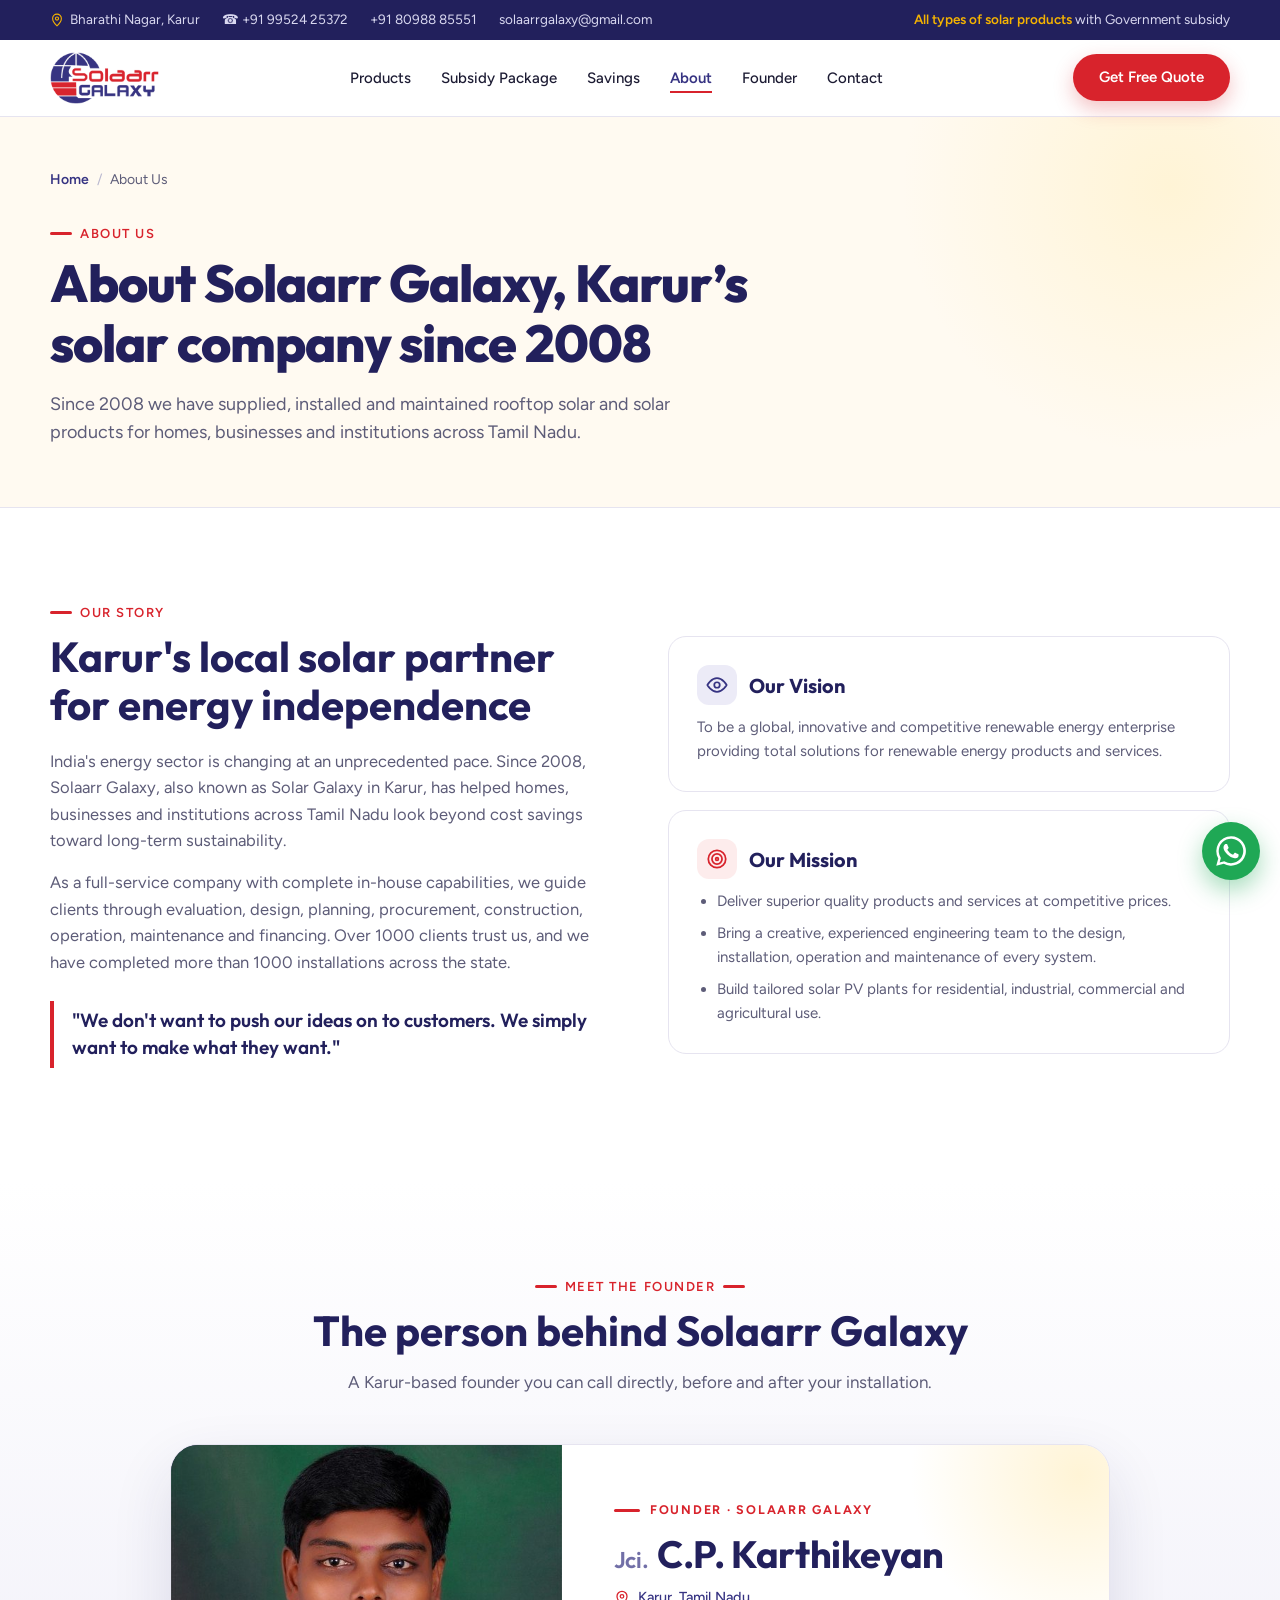
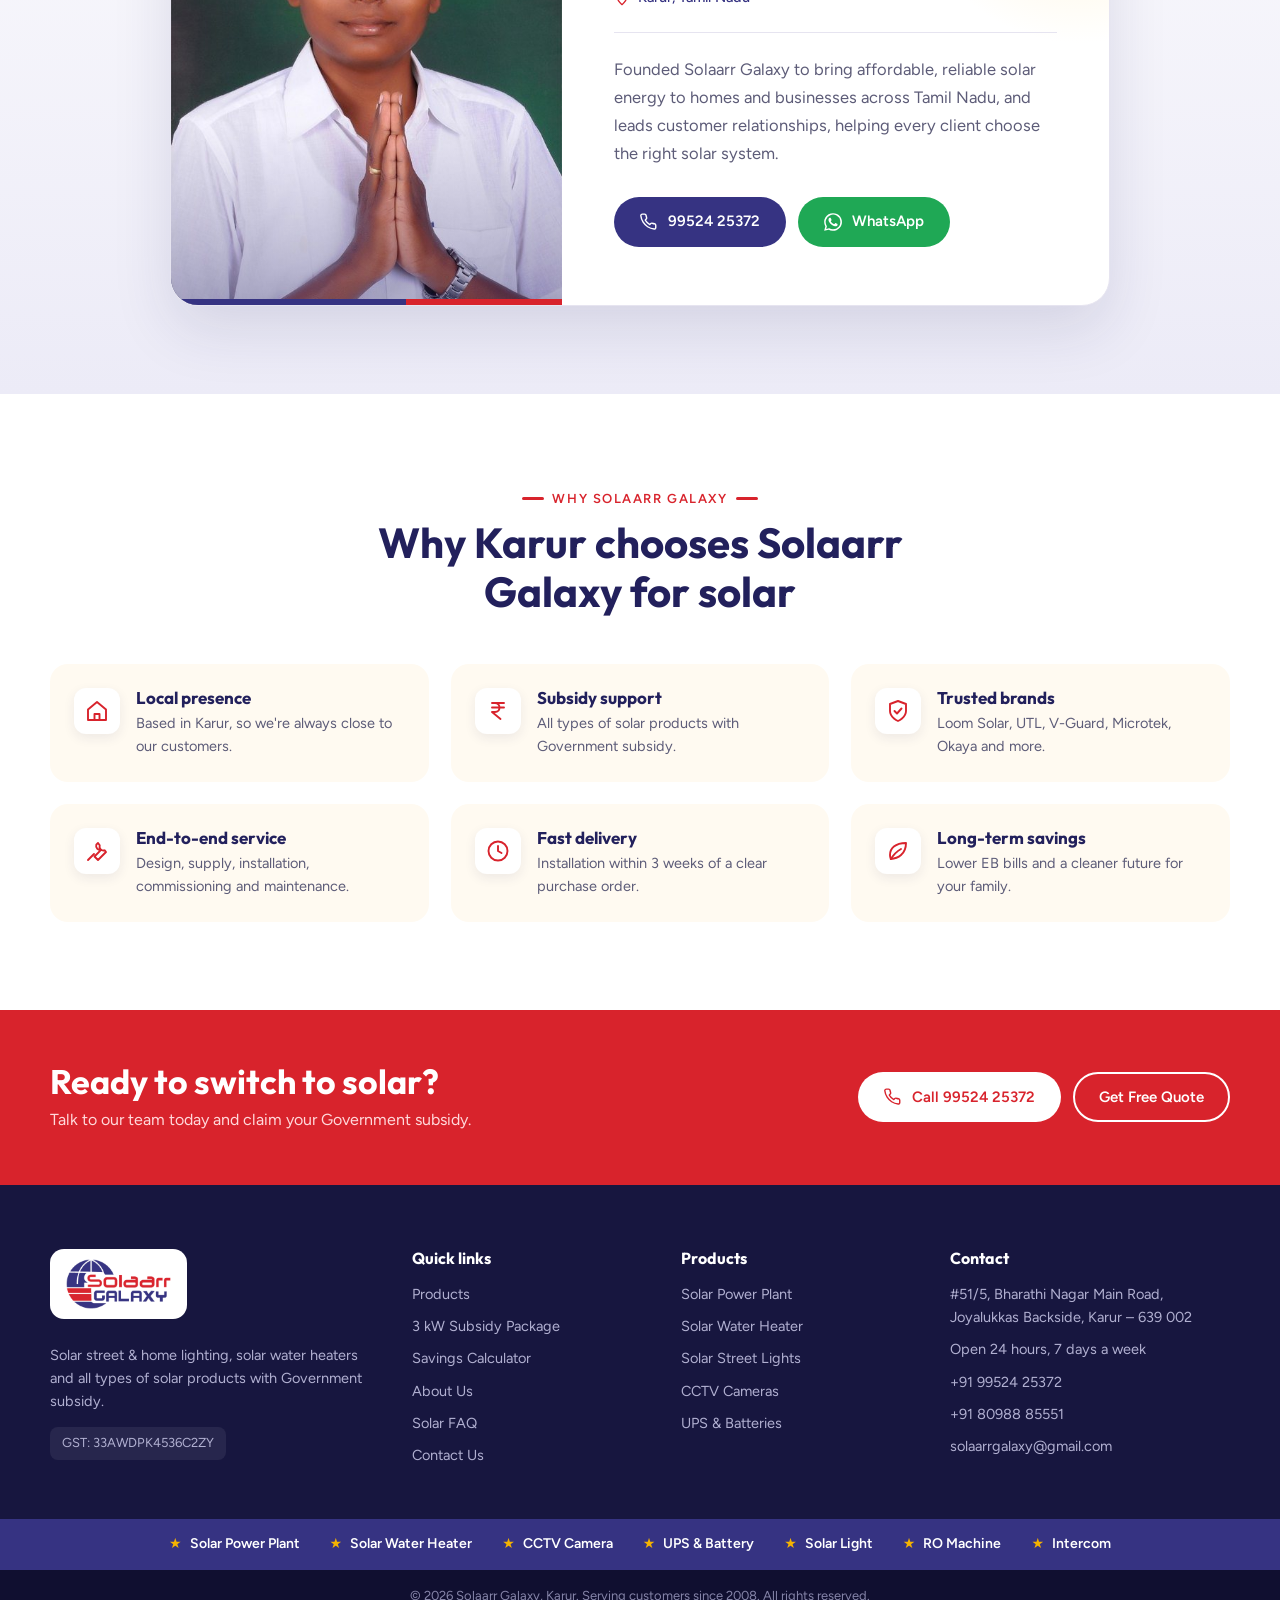
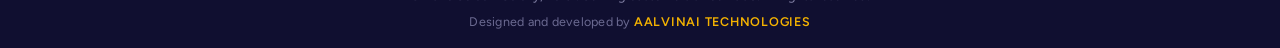
<file: about/index.html>
<!doctype html>
<html lang="en-IN">
<head>
<meta charset="utf-8">
<meta name="viewport" content="width=device-width, initial-scale=1">
<title>About Us | Solaarr Galaxy, Solar Company in Karur</title>
<meta name="description" content="Solaarr Galaxy (Solar Galaxy) has served Karur since 2008, with 1000+ solar installations across Tamil Nadu. Meet founder Jci. C.P. Karthikeyan.">
<meta name="robots" content="index, follow, max-image-preview:large, max-snippet:-1">
<link rel="canonical" href="https://solaarrgalaxy.in/about/">
<meta name="theme-color" content="#22205c">
<meta name="geo.region" content="IN-TN">
<meta name="geo.placename" content="Karur, Tamil Nadu">

<!-- Social sharing (WhatsApp, Facebook, LinkedIn, X) -->
<meta property="og:type" content="website">
<meta property="og:site_name" content="Solaarr Galaxy">
<meta property="og:locale" content="en_IN">
<meta property="og:url" content="https://solaarrgalaxy.in/about/">
<meta property="og:title" content="About Us | Solaarr Galaxy, Solar Company in Karur">
<meta property="og:description" content="Solaarr Galaxy (Solar Galaxy) has served Karur since 2008, with 1000+ solar installations across Tamil Nadu. Meet founder Jci. C.P. Karthikeyan.">
<meta property="og:image" content="https://solaarrgalaxy.in/assets/og-image.jpg">
<meta property="og:image:width" content="1200">
<meta property="og:image:height" content="630">
<meta property="og:image:alt" content="Solaarr Galaxy: rooftop solar company in Karur">
<meta name="twitter:card" content="summary_large_image">
<meta name="twitter:title" content="About Us | Solaarr Galaxy, Solar Company in Karur">
<meta name="twitter:description" content="Solaarr Galaxy (Solar Galaxy) has served Karur since 2008, with 1000+ solar installations across Tamil Nadu. Meet founder Jci. C.P. Karthikeyan.">
<meta name="twitter:image" content="https://solaarrgalaxy.in/assets/og-image.jpg">

<link rel="icon" type="image/png" sizes="48x48" href="/assets/favicon-48.png">
<link rel="apple-touch-icon" href="/assets/apple-touch-icon.png">
<link rel="preconnect" href="https://fonts.googleapis.com">
<link rel="preconnect" href="https://fonts.gstatic.com" crossorigin>
<link href="https://fonts.googleapis.com/css2?family=Outfit:wght@500;600;700;800&family=Figtree:wght@400;500;600;700&display=swap" rel="stylesheet">
<link rel="stylesheet" href="/css/style.css?v=20261101">

<!-- Structured data: this page and its place in the site -->
<script type="application/ld+json">
{
  "@context": "https://schema.org",
  "@graph": [
    {
      "@type": "AboutPage",
      "@id": "https://solaarrgalaxy.in/about/#webpage",
      "url": "https://solaarrgalaxy.in/about/",
      "name": "About Us | Solaarr Galaxy, Solar Company in Karur",
      "description": "Solaarr Galaxy (Solar Galaxy) has served Karur since 2008, with 1000+ solar installations across Tamil Nadu. Meet founder Jci. C.P. Karthikeyan.",
      "inLanguage": "en-IN",
      "isPartOf": {
        "@id": "https://solaarrgalaxy.in/#website"
      },
      "about": {
        "@id": "https://solaarrgalaxy.in/#business"
      },
      "breadcrumb": {
        "@id": "https://solaarrgalaxy.in/about/#breadcrumb"
      }
    },
    {
      "@type": "BreadcrumbList",
      "@id": "https://solaarrgalaxy.in/about/#breadcrumb",
      "itemListElement": [
        {
          "@type": "ListItem",
          "position": 1,
          "name": "Home",
          "item": "https://solaarrgalaxy.in/"
        },
        {
          "@type": "ListItem",
          "position": 2,
          "name": "About Us",
          "item": "https://solaarrgalaxy.in/about/"
        }
      ]
    }
  ]
}
</script>
</head>
<body>

<!-- SVG icon sprite -->
<svg width="0" height="0" style="position:absolute" aria-hidden="true">
  <defs>
    <symbol id="i-panel" viewBox="0 0 24 24" fill="none" stroke="currentColor" stroke-width="1.8" stroke-linecap="round" stroke-linejoin="round"><path d="M4 4h16l-2 11H2z"/><path d="M3 9.5h16M8 4l-2 11M14 4l-2 11M10 15v5M6 20h8"/></symbol>
    <symbol id="i-heater" viewBox="0 0 24 24" fill="none" stroke="currentColor" stroke-width="1.8" stroke-linecap="round" stroke-linejoin="round"><rect x="6" y="2.5" width="12" height="15" rx="3"/><path d="M12 7c1.6 2 2.4 3.2 2.4 4.3a2.4 2.4 0 0 1-4.8 0C9.6 10.2 10.4 9 12 7z"/><path d="M9 17.5V21M15 17.5V21"/></symbol>
    <symbol id="i-street" viewBox="0 0 24 24" fill="none" stroke="currentColor" stroke-width="1.8" stroke-linecap="round" stroke-linejoin="round"><path d="M8 22V6a3 3 0 0 1 3-3h4"/><path d="M13 3h7l-1.5 3h-4z"/><path d="M16.5 8.5v1.5M19.5 8l1 1.2M13.5 8l-1 1.2"/><path d="M5 22h6"/><path d="M3 9l5-2"/></symbol>
    <symbol id="i-cctv" viewBox="0 0 24 24" fill="none" stroke="currentColor" stroke-width="1.8" stroke-linecap="round" stroke-linejoin="round"><path d="M3 6.5l13.5 5-1.6 4L1.5 10.5z"/><path d="M16.5 11.5l3 1.1-1 2.6-3.5-1"/><path d="M7 14.5l-1.5 4H2M2 16v5"/></symbol>
    <symbol id="i-battery" viewBox="0 0 24 24" fill="none" stroke="currentColor" stroke-width="1.8" stroke-linecap="round" stroke-linejoin="round"><rect x="2.5" y="7" width="17" height="11" rx="2.5"/><path d="M21.5 10.5v4"/><path d="M11.5 9.5l-2.5 3.5h4l-2.5 3.5"/></symbol>
    <symbol id="i-drop" viewBox="0 0 24 24" fill="none" stroke="currentColor" stroke-width="1.8" stroke-linecap="round" stroke-linejoin="round"><path d="M12 2.5c4 4.6 6 8 6 10.8a6 6 0 0 1-12 0c0-2.8 2-6.2 6-10.8z"/><path d="M9 14a3 3 0 0 0 3 3"/></symbol>
    <symbol id="i-intercom" viewBox="0 0 24 24" fill="none" stroke="currentColor" stroke-width="1.8" stroke-linecap="round" stroke-linejoin="round"><rect x="5" y="2.5" width="14" height="19" rx="2.5"/><circle cx="12" cy="8" r="2.5"/><path d="M9 14h6M9 17h6"/></symbol>
    <symbol id="i-finger" viewBox="0 0 24 24" fill="none" stroke="currentColor" stroke-width="1.8" stroke-linecap="round" stroke-linejoin="round"><path d="M6.5 5.5A8 8 0 0 1 20 11.5v1.5"/><path d="M4 9.5a8 8 0 0 0-.2 2v2"/><path d="M8 20.5c-.9-2-1.5-4.4-1.5-7a5.5 5.5 0 0 1 11 0v1"/><path d="M12 13.5c0 3 .7 5.5 2 7.5"/><path d="M9.5 13.5a2.5 2.5 0 0 1 5 0c0 1.5.2 2.8.5 4"/><path d="M17.5 17.5c.1 1 .3 2 .6 3"/></symbol>
    <symbol id="i-check" viewBox="0 0 24 24" fill="none" stroke="currentColor" stroke-width="2.2" stroke-linecap="round" stroke-linejoin="round"><circle cx="12" cy="12" r="9.5"/><path d="M8 12.5l2.8 2.8L16.5 9.5"/></symbol>
    <symbol id="i-phone" viewBox="0 0 24 24" fill="none" stroke="currentColor" stroke-width="1.9" stroke-linecap="round" stroke-linejoin="round"><path d="M21 16.4v3a2 2 0 0 1-2.2 2 19.8 19.8 0 0 1-8.6-3.1 19.5 19.5 0 0 1-6-6A19.8 19.8 0 0 1 1.1 3.7 2 2 0 0 1 3.1 1.5h3a2 2 0 0 1 2 1.7c.1 1 .4 1.9.7 2.8a2 2 0 0 1-.5 2.1L7.1 9.4a16 16 0 0 0 6 6l1.3-1.3a2 2 0 0 1 2.1-.4c.9.3 1.8.6 2.8.7a2 2 0 0 1 1.7 2z"/></symbol>
    <symbol id="i-mail" viewBox="0 0 24 24" fill="none" stroke="currentColor" stroke-width="1.9" stroke-linecap="round" stroke-linejoin="round"><rect x="2.5" y="4.5" width="19" height="15" rx="2.5"/><path d="M3 6.5l9 6.5 9-6.5"/></symbol>
    <symbol id="i-pin" viewBox="0 0 24 24" fill="none" stroke="currentColor" stroke-width="1.9" stroke-linecap="round" stroke-linejoin="round"><path d="M12 22s7.5-6.4 7.5-12.5a7.5 7.5 0 0 0-15 0C4.5 15.6 12 22 12 22z"/><circle cx="12" cy="9.5" r="2.7"/></symbol>
    <symbol id="i-clock" viewBox="0 0 24 24" fill="none" stroke="currentColor" stroke-width="1.9" stroke-linecap="round" stroke-linejoin="round"><circle cx="12" cy="12" r="9.5"/><path d="M12 7v5l3.5 2"/></symbol>
    <symbol id="i-sun" viewBox="0 0 24 24" fill="none" stroke="currentColor" stroke-width="1.9" stroke-linecap="round"><circle cx="12" cy="12" r="4.5"/><path d="M12 1.5v2.5M12 20v2.5M1.5 12H4M20 12h2.5M4.6 4.6l1.8 1.8M17.6 17.6l1.8 1.8M4.6 19.4l1.8-1.8M17.6 6.4l1.8-1.8"/></symbol>
    <symbol id="i-rupee" viewBox="0 0 24 24" fill="none" stroke="currentColor" stroke-width="1.9" stroke-linecap="round" stroke-linejoin="round"><path d="M6 4h12M6 8.5h12M9 4c6 0 6 9 0 9H6l8.5 7"/></symbol>
    <symbol id="i-shield" viewBox="0 0 24 24" fill="none" stroke="currentColor" stroke-width="1.9" stroke-linecap="round" stroke-linejoin="round"><path d="M12 22s8-3.5 8-10V5l-8-3-8 3v7c0 6.5 8 10 8 10z"/><path d="M8.5 12l2.5 2.5 4.5-5"/></symbol>
    <symbol id="i-tools" viewBox="0 0 24 24" fill="none" stroke="currentColor" stroke-width="1.9" stroke-linecap="round" stroke-linejoin="round"><path d="M14.7 6.3a4 4 0 0 0 5 5L21 13l-8 8-3.5-3.5 6.8-6.8a4 4 0 0 1-5-5L13 4z"/><path d="M3 21l6-6"/></symbol>
    <symbol id="i-local" viewBox="0 0 24 24" fill="none" stroke="currentColor" stroke-width="1.9" stroke-linecap="round" stroke-linejoin="round"><path d="M3 10.5L12 3l9 7.5V21H3z"/><path d="M9.5 21v-6h5v6"/></symbol>
    <symbol id="i-leaf" viewBox="0 0 24 24" fill="none" stroke="currentColor" stroke-width="1.9" stroke-linecap="round" stroke-linejoin="round"><path d="M20 4C9 4 4 9.5 4 16c0 1.5.3 2.8.8 4 7-.5 15.2-4.7 15.2-16z"/><path d="M4.8 20C8 15 11.5 12 15 10"/></symbol>
    <symbol id="i-target" viewBox="0 0 24 24" fill="none" stroke="currentColor" stroke-width="1.9" stroke-linecap="round"><circle cx="12" cy="12" r="9.5"/><circle cx="12" cy="12" r="5.5"/><circle cx="12" cy="12" r="1.5"/></symbol>
    <symbol id="i-eye" viewBox="0 0 24 24" fill="none" stroke="currentColor" stroke-width="1.9" stroke-linecap="round" stroke-linejoin="round"><path d="M1.5 12S5.5 4.5 12 4.5 22.5 12 22.5 12 18.5 19.5 12 19.5 1.5 12 1.5 12z"/><circle cx="12" cy="12" r="3"/></symbol>
    <symbol id="i-wa" viewBox="0 0 24 24" fill="currentColor"><path d="M17.5 14.4c-.3-.1-1.8-.9-2-1-.3-.1-.5-.1-.7.1-.2.3-.8 1-.9 1.2-.2.2-.3.2-.6.1-.3-.1-1.3-.5-2.4-1.5-.9-.8-1.5-1.8-1.7-2.1-.2-.3 0-.5.1-.6l.4-.5c.2-.2.2-.3.3-.5.1-.2.1-.4 0-.5l-.9-2.2c-.2-.6-.5-.5-.7-.5h-.6c-.2 0-.5.1-.8.4-.3.3-1 1-1 2.5s1.1 2.9 1.2 3.1c.1.2 2.1 3.2 5.1 4.5 2.5 1 3 .8 3.6.8.6-.1 1.8-.7 2-1.4.2-.7.2-1.3.2-1.4-.1-.3-.3-.4-.6-.5zM12 21.8a9.8 9.8 0 0 1-5-1.4l-.4-.2-3.7 1 1-3.6-.2-.4A9.8 9.8 0 1 1 12 21.8zm0-21.6A11.8 11.8 0 0 0 1.8 17.9L.2 23.8l6-1.6A11.8 11.8 0 1 0 12 .2z"/></symbol>
  </defs>
</svg>

<div class="topbar">
  <div class="wrap">
    <div class="marquee">
      <div class="marquee-track tb-track">
        <a href="https://www.google.com/maps/search/?api=1&amp;query=Bharathi%20Nagar%20Main%20Road%2C%20Karur%20639002" target="_blank" rel="noopener" class="tb-loc tb-hide"><svg><use href="#i-pin"/></svg> Bharathi Nagar, Karur</a>
        <a href="tel:+919952425372">&#9742; +91 99524 25372</a>
        <a href="tel:+918098885551" class="tb-hide tb-ph2">+91 80988 85551</a>
        <a href="mailto:solaarrgalaxy@gmail.com" class="tb-hide tb-mail">solaarrgalaxy@gmail.com</a>
        <span class="tb-tag"><b>All types of solar products</b> with Government subsidy</span>
      </div>
    </div>
  </div>
</div>

<header>
  <div class="wrap">
    <a href="/" class="brand" aria-label="Solaarr Galaxy home"><img src="/assets/logo-sm.png" width="320" height="152" alt="Solaarr Galaxy, solar company in Karur"></a>
    <nav id="nav">
      <ul>
        <li><a href="/solar-products/">Products</a></li>
        <li><a href="/solar-subsidy/">Subsidy Package</a></li>
        <li><a href="/solar-savings-calculator/">Savings</a></li>
        <li><a href="/about/" aria-current="page">About</a></li>
        <li><a href="/about/#founders">Founder</a></li>
        <li><a href="/contact/">Contact</a></li>
      </ul>
    </nav>
    <div class="header-cta">
      <a href="/contact/" class="btn btn-red">Get Free Quote</a>
      <button class="menu-btn" id="menuBtn" aria-label="Open menu" aria-expanded="false">
        <svg viewBox="0 0 24 24" fill="none" stroke="currentColor" stroke-width="2" stroke-linecap="round"><path d="M4 7h16M4 12h16M4 17h16"/></svg>
      </button>
    </div>
  </div>
</header>

<main id="top">

  <section class="page-hero">
    <div class="wrap">
      <ol class="crumbs">
        <li><a href="/">Home</a></li>
        <li aria-current="page">About Us</li>
      </ol>
      <span class="eyebrow">About us</span>
      <h1>About Solaarr Galaxy, Karur&rsquo;s solar company since 2008</h1>
      <p>Since 2008 we have supplied, installed and maintained rooftop solar and solar products for homes, businesses and institutions across Tamil Nadu.</p>
    </div>
  </section>

  <section id="about">
    <div class="wrap about-grid">
      <div class="about-text reveal">
        <span class="eyebrow">Our story</span>
        <h2 style="font-size:clamp(28px,4vw,42px);margin-bottom:18px">Karur's local solar partner for energy independence</h2>
        <p>India's energy sector is changing at an unprecedented pace. Since 2008, Solaarr Galaxy, also known as Solar Galaxy in Karur, has helped homes, businesses and institutions across Tamil Nadu look beyond cost savings toward long-term sustainability.</p>
        <p>As a full-service company with complete in-house capabilities, we guide clients through evaluation, design, planning, procurement, construction, operation, maintenance and financing. Over 1000 clients trust us, and we have completed more than 1000 installations across the state.</p>
        <blockquote>"We don't want to push our ideas on to customers. We simply want to make what they want."</blockquote>
      </div>
      <div class="vm">
        <div class="vm-card v reveal">
          <h3><span class="ic"><svg><use href="#i-eye"/></svg></span>Our Vision</h3>
          <p>To be a global, innovative and competitive renewable energy enterprise providing total solutions for renewable energy products and services.</p>
        </div>
        <div class="vm-card m reveal">
          <h3><span class="ic"><svg><use href="#i-target"/></svg></span>Our Mission</h3>
          <ul>
            <li>Deliver superior quality products and services at competitive prices.</li>
            <li>Bring a creative, experienced engineering team to the design, installation, operation and maintenance of every system.</li>
            <li>Build tailored solar PV plants for residential, industrial, commercial and agricultural use.</li>
          </ul>
        </div>
      </div>
    </div>
  </section>
  <section class="founders" id="founders">
    <div class="wrap">
      <div class="section-head center reveal">
        <span class="eyebrow">Meet the founder</span>
        <h2>The person behind Solaarr Galaxy</h2>
        <p>A Karur-based founder you can call directly, before and after your installation.</p>
      </div>
      <div class="founder-grid">
        <article class="founder reveal">
          <div class="photo"><img src="/assets/karthikeyan.jpg" alt="Jci. C.P. Karthikeyan, Founder of Solaarr Galaxy, Karur" width="552" height="828" loading="lazy" decoding="async"></div>
          <div class="info">
            <span class="role">Founder · Solaarr Galaxy</span>
            <h3><small>Jci.</small> C.P. Karthikeyan</h3>
            <span class="loc"><svg><use href="#i-pin"/></svg> Karur, Tamil Nadu</span>
            <p>Founded Solaarr Galaxy to bring affordable, reliable solar energy to homes and businesses across Tamil Nadu, and leads customer relationships, helping every client choose the right solar system.</p>
            <div class="links">
              <a class="btn btn-navy" href="tel:+919952425372"><svg><use href="#i-phone"/></svg> 99524 25372</a>
              <a class="btn btn-wa" href="https://wa.me/919952425372" target="_blank" rel="noopener"><svg><use href="#i-wa"/></svg> WhatsApp</a>
            </div>
          </div>
        </article>
      </div>
    </div>
  </section>
  <section id="why">
    <div class="wrap">
      <div class="section-head center reveal">
        <span class="eyebrow">Why Solaarr Galaxy</span>
        <h2>Why Karur chooses Solaarr Galaxy for solar</h2>
      </div>
      <div class="why-grid">
        <div class="why reveal"><span class="ic"><svg><use href="#i-local"/></svg></span><div><h4>Local presence</h4><p>Based in Karur, so we're always close to our customers.</p></div></div>
        <div class="why reveal"><span class="ic"><svg><use href="#i-rupee"/></svg></span><div><h4>Subsidy support</h4><p>All types of solar products with Government subsidy.</p></div></div>
        <div class="why reveal"><span class="ic"><svg><use href="#i-shield"/></svg></span><div><h4>Trusted brands</h4><p>Loom Solar, UTL, V-Guard, Microtek, Okaya and more.</p></div></div>
        <div class="why reveal"><span class="ic"><svg><use href="#i-tools"/></svg></span><div><h4>End-to-end service</h4><p>Design, supply, installation, commissioning and maintenance.</p></div></div>
        <div class="why reveal"><span class="ic"><svg><use href="#i-clock"/></svg></span><div><h4>Fast delivery</h4><p>Installation within 3 weeks of a clear purchase order.</p></div></div>
        <div class="why reveal"><span class="ic"><svg><use href="#i-leaf"/></svg></span><div><h4>Long-term savings</h4><p>Lower EB bills and a cleaner future for your family.</p></div></div>
      </div>
    </div>
  </section>

  <div class="cta-band">
    <div class="wrap">
      <div>
        <h2>Ready to switch to solar?</h2>
        <p>Talk to our team today and claim your Government subsidy.</p>
      </div>
      <div style="display:flex;gap:12px;flex-wrap:wrap">
        <a href="tel:+919952425372" class="btn btn-white"><svg><use href="#i-phone"/></svg> Call 99524 25372</a>
        <a href="/contact/" class="btn btn-outline">Get Free Quote</a>
      </div>
    </div>
  </div>
</main>

<footer>
  <div class="wrap foot-grid">
    <div>
      <a href="/" class="foot-logo"><img src="/assets/logo-sm.png" width="320" height="152" alt="Solaarr Galaxy" loading="lazy"></a>
      <p>Solar street &amp; home lighting, solar water heaters and all types of solar products with Government subsidy.</p>
      <span class="gst">GST: 33AWDPK4536C2ZY</span>
    </div>
    <div>
      <h4>Quick links</h4>
      <ul>
        <li><a href="/solar-products/">Products</a></li>
        <li><a href="/solar-subsidy/">3 kW Subsidy Package</a></li>
        <li><a href="/solar-savings-calculator/">Savings Calculator</a></li>
        <li><a href="/about/">About Us</a></li>
        <li><a href="/faq/">Solar FAQ</a></li>
        <li><a href="/contact/">Contact Us</a></li>
      </ul>
    </div>
    <div>
      <h4>Products</h4>
      <ul>
        <li><a href="/solar-products/">Solar Power Plant</a></li>
        <li><a href="/solar-products/">Solar Water Heater</a></li>
        <li><a href="/solar-products/">Solar Street Lights</a></li>
        <li><a href="/solar-products/">CCTV Cameras</a></li>
        <li><a href="/solar-products/">UPS &amp; Batteries</a></li>
      </ul>
    </div>
    <div>
      <h4>Contact</h4>
      <ul>
        <li>#51/5, Bharathi Nagar Main Road, Joyalukkas Backside, Karur &ndash; 639 002</li>
        <li>Open 24 hours, 7 days a week</li>
        <li><a href="tel:+919952425372">+91 99524 25372</a></li>
        <li><a href="tel:+918098885551">+91 80988 85551</a></li>
        <li><a href="mailto:solaarrgalaxy@gmail.com">solaarrgalaxy@gmail.com</a></li>
      </ul>
    </div>
  </div>
  <div class="star-band">
    <div class="wrap">
      <div class="marquee">
        <ul class="marquee-track">
          <li>Solar Power Plant</li><li>Solar Water Heater</li><li>CCTV Camera</li><li>UPS &amp; Battery</li><li>Solar Light</li><li>RO Machine</li><li>Intercom</li>
        </ul>
      </div>
    </div>
  </div>
  <div class="copy">&copy; <span id="yr"></span> Solaarr Galaxy, Karur. Serving customers since 2008. All rights reserved.
    <p class="credits">Designed and developed by <a href="https://aalvinai.in" target="_blank" rel="noopener">AALVINAI TECHNOLOGIES</a></p>
  </div>
</footer>

<a class="wa-float" href="https://wa.me/919952425372?text=Hi%20Solaarr%20Galaxy%21" target="_blank" rel="noopener" aria-label="Chat on WhatsApp"><svg><use href="#i-wa"/></svg></a>

<script src="/js/script.js?v=20261101"></script>
</body>
</html>
</file>
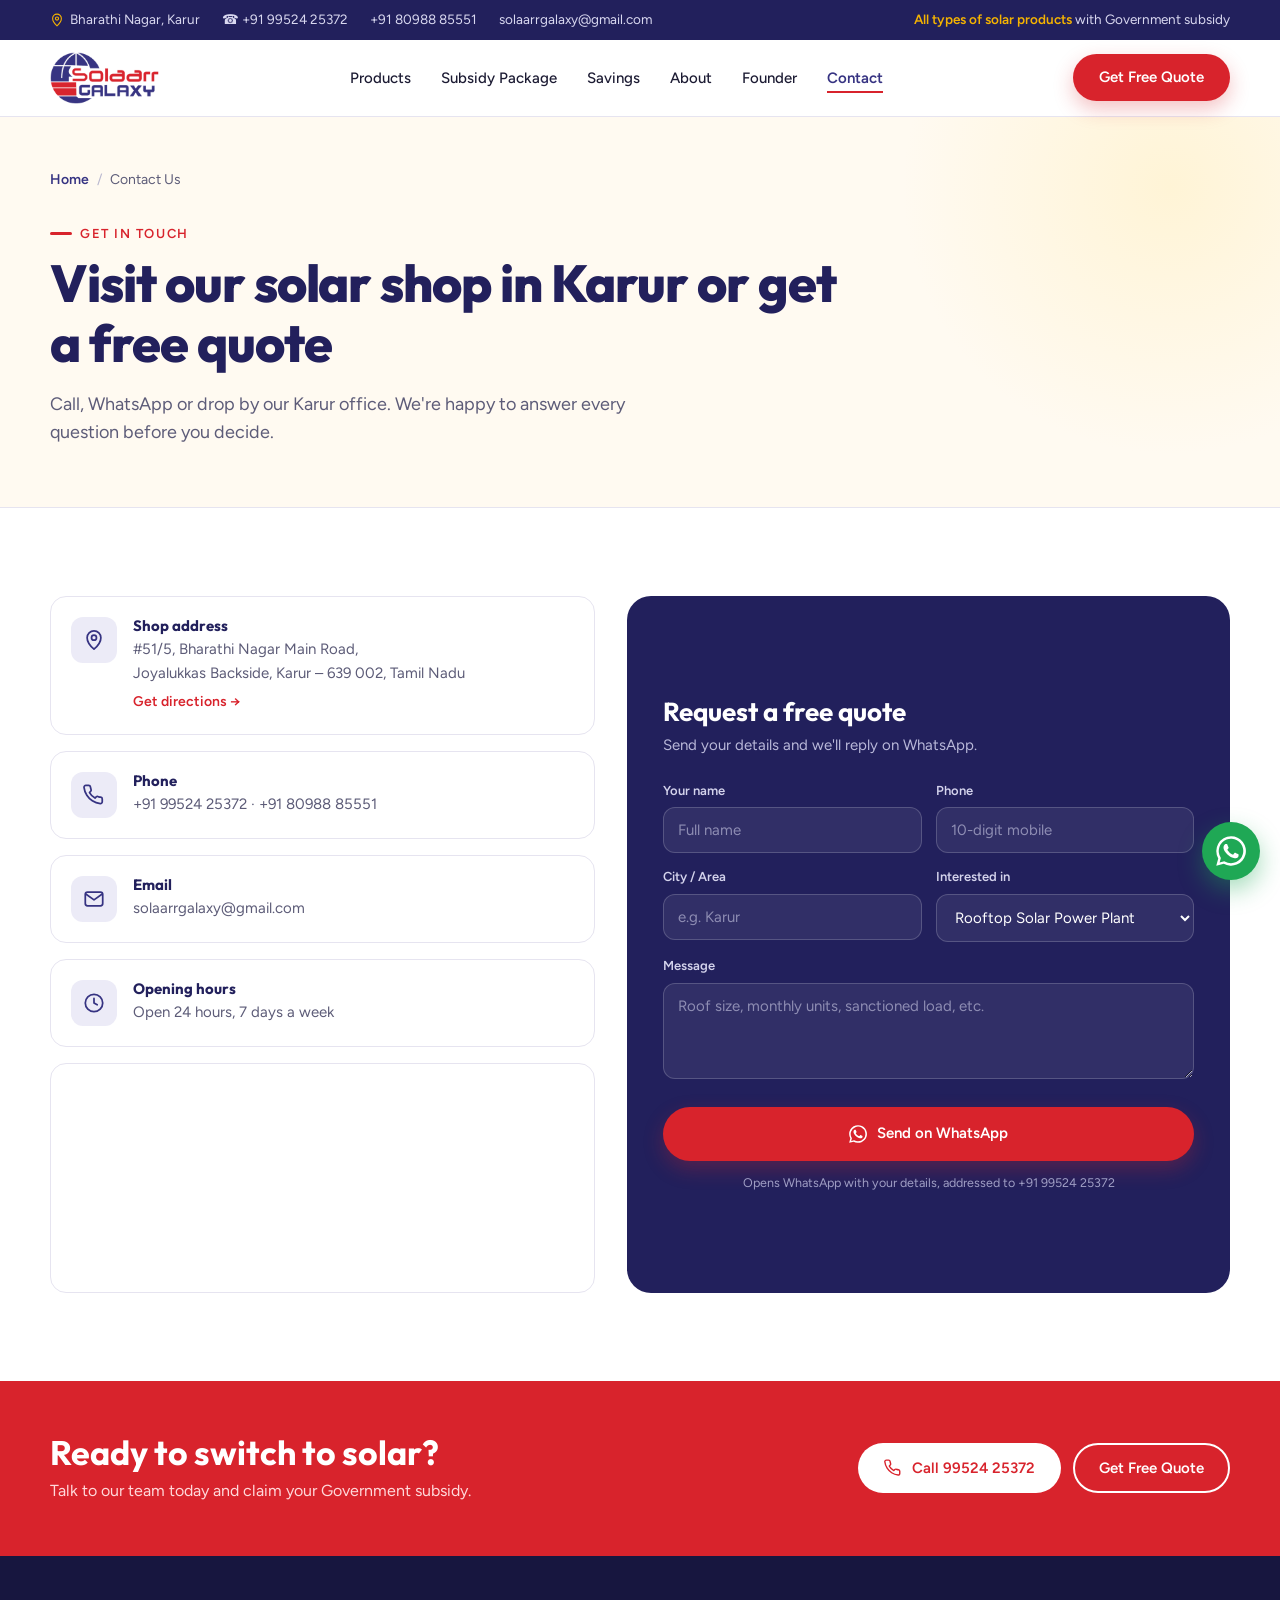
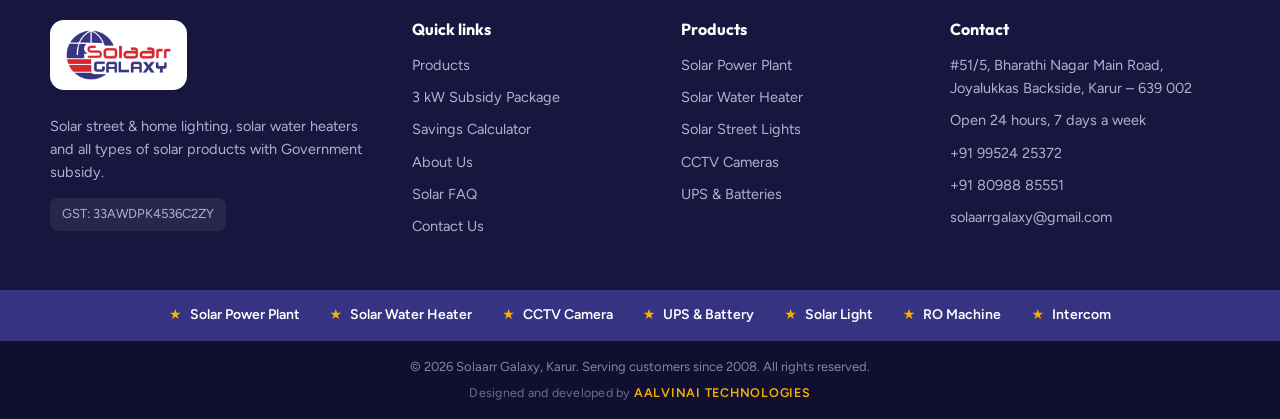
<file: contact/index.html>
<!doctype html>
<html lang="en-IN">
<head>
<meta charset="utf-8">
<meta name="viewport" content="width=device-width, initial-scale=1">
<title>Contact Us | Solaarr Galaxy Solar Shop, Karur</title>
<meta name="description" content="Visit Solaarr Galaxy at Bharathi Nagar Main Road, Karur, or call +91 99524 25372 for a free solar site visit and quote. Open 24 hours, 7 days a week.">
<meta name="robots" content="index, follow, max-image-preview:large, max-snippet:-1">
<link rel="canonical" href="https://solaarrgalaxy.in/contact/">
<meta name="theme-color" content="#22205c">
<meta name="geo.region" content="IN-TN">
<meta name="geo.placename" content="Karur, Tamil Nadu">

<!-- Social sharing (WhatsApp, Facebook, LinkedIn, X) -->
<meta property="og:type" content="website">
<meta property="og:site_name" content="Solaarr Galaxy">
<meta property="og:locale" content="en_IN">
<meta property="og:url" content="https://solaarrgalaxy.in/contact/">
<meta property="og:title" content="Contact Us | Solaarr Galaxy Solar Shop, Karur">
<meta property="og:description" content="Visit Solaarr Galaxy at Bharathi Nagar Main Road, Karur, or call +91 99524 25372 for a free solar site visit and quote. Open 24 hours, 7 days a week.">
<meta property="og:image" content="https://solaarrgalaxy.in/assets/og-image.jpg">
<meta property="og:image:width" content="1200">
<meta property="og:image:height" content="630">
<meta property="og:image:alt" content="Solaarr Galaxy: rooftop solar company in Karur">
<meta name="twitter:card" content="summary_large_image">
<meta name="twitter:title" content="Contact Us | Solaarr Galaxy Solar Shop, Karur">
<meta name="twitter:description" content="Visit Solaarr Galaxy at Bharathi Nagar Main Road, Karur, or call +91 99524 25372 for a free solar site visit and quote. Open 24 hours, 7 days a week.">
<meta name="twitter:image" content="https://solaarrgalaxy.in/assets/og-image.jpg">

<link rel="icon" type="image/png" sizes="48x48" href="/assets/favicon-48.png">
<link rel="apple-touch-icon" href="/assets/apple-touch-icon.png">
<link rel="preconnect" href="https://fonts.googleapis.com">
<link rel="preconnect" href="https://fonts.gstatic.com" crossorigin>
<link href="https://fonts.googleapis.com/css2?family=Outfit:wght@500;600;700;800&family=Figtree:wght@400;500;600;700&display=swap" rel="stylesheet">
<link rel="stylesheet" href="/css/style.css?v=20261101">

<!-- Structured data: this page and its place in the site -->
<script type="application/ld+json">
{
  "@context": "https://schema.org",
  "@graph": [
    {
      "@type": "ContactPage",
      "@id": "https://solaarrgalaxy.in/contact/#webpage",
      "url": "https://solaarrgalaxy.in/contact/",
      "name": "Contact Us | Solaarr Galaxy Solar Shop, Karur",
      "description": "Visit Solaarr Galaxy at Bharathi Nagar Main Road, Karur, or call +91 99524 25372 for a free solar site visit and quote. Open 24 hours, 7 days a week.",
      "inLanguage": "en-IN",
      "isPartOf": {
        "@id": "https://solaarrgalaxy.in/#website"
      },
      "about": {
        "@id": "https://solaarrgalaxy.in/#business"
      },
      "breadcrumb": {
        "@id": "https://solaarrgalaxy.in/contact/#breadcrumb"
      }
    },
    {
      "@type": "BreadcrumbList",
      "@id": "https://solaarrgalaxy.in/contact/#breadcrumb",
      "itemListElement": [
        {
          "@type": "ListItem",
          "position": 1,
          "name": "Home",
          "item": "https://solaarrgalaxy.in/"
        },
        {
          "@type": "ListItem",
          "position": 2,
          "name": "Contact Us",
          "item": "https://solaarrgalaxy.in/contact/"
        }
      ]
    }
  ]
}
</script>
</head>
<body>

<!-- SVG icon sprite -->
<svg width="0" height="0" style="position:absolute" aria-hidden="true">
  <defs>
    <symbol id="i-panel" viewBox="0 0 24 24" fill="none" stroke="currentColor" stroke-width="1.8" stroke-linecap="round" stroke-linejoin="round"><path d="M4 4h16l-2 11H2z"/><path d="M3 9.5h16M8 4l-2 11M14 4l-2 11M10 15v5M6 20h8"/></symbol>
    <symbol id="i-heater" viewBox="0 0 24 24" fill="none" stroke="currentColor" stroke-width="1.8" stroke-linecap="round" stroke-linejoin="round"><rect x="6" y="2.5" width="12" height="15" rx="3"/><path d="M12 7c1.6 2 2.4 3.2 2.4 4.3a2.4 2.4 0 0 1-4.8 0C9.6 10.2 10.4 9 12 7z"/><path d="M9 17.5V21M15 17.5V21"/></symbol>
    <symbol id="i-street" viewBox="0 0 24 24" fill="none" stroke="currentColor" stroke-width="1.8" stroke-linecap="round" stroke-linejoin="round"><path d="M8 22V6a3 3 0 0 1 3-3h4"/><path d="M13 3h7l-1.5 3h-4z"/><path d="M16.5 8.5v1.5M19.5 8l1 1.2M13.5 8l-1 1.2"/><path d="M5 22h6"/><path d="M3 9l5-2"/></symbol>
    <symbol id="i-cctv" viewBox="0 0 24 24" fill="none" stroke="currentColor" stroke-width="1.8" stroke-linecap="round" stroke-linejoin="round"><path d="M3 6.5l13.5 5-1.6 4L1.5 10.5z"/><path d="M16.5 11.5l3 1.1-1 2.6-3.5-1"/><path d="M7 14.5l-1.5 4H2M2 16v5"/></symbol>
    <symbol id="i-battery" viewBox="0 0 24 24" fill="none" stroke="currentColor" stroke-width="1.8" stroke-linecap="round" stroke-linejoin="round"><rect x="2.5" y="7" width="17" height="11" rx="2.5"/><path d="M21.5 10.5v4"/><path d="M11.5 9.5l-2.5 3.5h4l-2.5 3.5"/></symbol>
    <symbol id="i-drop" viewBox="0 0 24 24" fill="none" stroke="currentColor" stroke-width="1.8" stroke-linecap="round" stroke-linejoin="round"><path d="M12 2.5c4 4.6 6 8 6 10.8a6 6 0 0 1-12 0c0-2.8 2-6.2 6-10.8z"/><path d="M9 14a3 3 0 0 0 3 3"/></symbol>
    <symbol id="i-intercom" viewBox="0 0 24 24" fill="none" stroke="currentColor" stroke-width="1.8" stroke-linecap="round" stroke-linejoin="round"><rect x="5" y="2.5" width="14" height="19" rx="2.5"/><circle cx="12" cy="8" r="2.5"/><path d="M9 14h6M9 17h6"/></symbol>
    <symbol id="i-finger" viewBox="0 0 24 24" fill="none" stroke="currentColor" stroke-width="1.8" stroke-linecap="round" stroke-linejoin="round"><path d="M6.5 5.5A8 8 0 0 1 20 11.5v1.5"/><path d="M4 9.5a8 8 0 0 0-.2 2v2"/><path d="M8 20.5c-.9-2-1.5-4.4-1.5-7a5.5 5.5 0 0 1 11 0v1"/><path d="M12 13.5c0 3 .7 5.5 2 7.5"/><path d="M9.5 13.5a2.5 2.5 0 0 1 5 0c0 1.5.2 2.8.5 4"/><path d="M17.5 17.5c.1 1 .3 2 .6 3"/></symbol>
    <symbol id="i-check" viewBox="0 0 24 24" fill="none" stroke="currentColor" stroke-width="2.2" stroke-linecap="round" stroke-linejoin="round"><circle cx="12" cy="12" r="9.5"/><path d="M8 12.5l2.8 2.8L16.5 9.5"/></symbol>
    <symbol id="i-phone" viewBox="0 0 24 24" fill="none" stroke="currentColor" stroke-width="1.9" stroke-linecap="round" stroke-linejoin="round"><path d="M21 16.4v3a2 2 0 0 1-2.2 2 19.8 19.8 0 0 1-8.6-3.1 19.5 19.5 0 0 1-6-6A19.8 19.8 0 0 1 1.1 3.7 2 2 0 0 1 3.1 1.5h3a2 2 0 0 1 2 1.7c.1 1 .4 1.9.7 2.8a2 2 0 0 1-.5 2.1L7.1 9.4a16 16 0 0 0 6 6l1.3-1.3a2 2 0 0 1 2.1-.4c.9.3 1.8.6 2.8.7a2 2 0 0 1 1.7 2z"/></symbol>
    <symbol id="i-mail" viewBox="0 0 24 24" fill="none" stroke="currentColor" stroke-width="1.9" stroke-linecap="round" stroke-linejoin="round"><rect x="2.5" y="4.5" width="19" height="15" rx="2.5"/><path d="M3 6.5l9 6.5 9-6.5"/></symbol>
    <symbol id="i-pin" viewBox="0 0 24 24" fill="none" stroke="currentColor" stroke-width="1.9" stroke-linecap="round" stroke-linejoin="round"><path d="M12 22s7.5-6.4 7.5-12.5a7.5 7.5 0 0 0-15 0C4.5 15.6 12 22 12 22z"/><circle cx="12" cy="9.5" r="2.7"/></symbol>
    <symbol id="i-clock" viewBox="0 0 24 24" fill="none" stroke="currentColor" stroke-width="1.9" stroke-linecap="round" stroke-linejoin="round"><circle cx="12" cy="12" r="9.5"/><path d="M12 7v5l3.5 2"/></symbol>
    <symbol id="i-sun" viewBox="0 0 24 24" fill="none" stroke="currentColor" stroke-width="1.9" stroke-linecap="round"><circle cx="12" cy="12" r="4.5"/><path d="M12 1.5v2.5M12 20v2.5M1.5 12H4M20 12h2.5M4.6 4.6l1.8 1.8M17.6 17.6l1.8 1.8M4.6 19.4l1.8-1.8M17.6 6.4l1.8-1.8"/></symbol>
    <symbol id="i-rupee" viewBox="0 0 24 24" fill="none" stroke="currentColor" stroke-width="1.9" stroke-linecap="round" stroke-linejoin="round"><path d="M6 4h12M6 8.5h12M9 4c6 0 6 9 0 9H6l8.5 7"/></symbol>
    <symbol id="i-shield" viewBox="0 0 24 24" fill="none" stroke="currentColor" stroke-width="1.9" stroke-linecap="round" stroke-linejoin="round"><path d="M12 22s8-3.5 8-10V5l-8-3-8 3v7c0 6.5 8 10 8 10z"/><path d="M8.5 12l2.5 2.5 4.5-5"/></symbol>
    <symbol id="i-tools" viewBox="0 0 24 24" fill="none" stroke="currentColor" stroke-width="1.9" stroke-linecap="round" stroke-linejoin="round"><path d="M14.7 6.3a4 4 0 0 0 5 5L21 13l-8 8-3.5-3.5 6.8-6.8a4 4 0 0 1-5-5L13 4z"/><path d="M3 21l6-6"/></symbol>
    <symbol id="i-local" viewBox="0 0 24 24" fill="none" stroke="currentColor" stroke-width="1.9" stroke-linecap="round" stroke-linejoin="round"><path d="M3 10.5L12 3l9 7.5V21H3z"/><path d="M9.5 21v-6h5v6"/></symbol>
    <symbol id="i-leaf" viewBox="0 0 24 24" fill="none" stroke="currentColor" stroke-width="1.9" stroke-linecap="round" stroke-linejoin="round"><path d="M20 4C9 4 4 9.5 4 16c0 1.5.3 2.8.8 4 7-.5 15.2-4.7 15.2-16z"/><path d="M4.8 20C8 15 11.5 12 15 10"/></symbol>
    <symbol id="i-target" viewBox="0 0 24 24" fill="none" stroke="currentColor" stroke-width="1.9" stroke-linecap="round"><circle cx="12" cy="12" r="9.5"/><circle cx="12" cy="12" r="5.5"/><circle cx="12" cy="12" r="1.5"/></symbol>
    <symbol id="i-eye" viewBox="0 0 24 24" fill="none" stroke="currentColor" stroke-width="1.9" stroke-linecap="round" stroke-linejoin="round"><path d="M1.5 12S5.5 4.5 12 4.5 22.5 12 22.5 12 18.5 19.5 12 19.5 1.5 12 1.5 12z"/><circle cx="12" cy="12" r="3"/></symbol>
    <symbol id="i-wa" viewBox="0 0 24 24" fill="currentColor"><path d="M17.5 14.4c-.3-.1-1.8-.9-2-1-.3-.1-.5-.1-.7.1-.2.3-.8 1-.9 1.2-.2.2-.3.2-.6.1-.3-.1-1.3-.5-2.4-1.5-.9-.8-1.5-1.8-1.7-2.1-.2-.3 0-.5.1-.6l.4-.5c.2-.2.2-.3.3-.5.1-.2.1-.4 0-.5l-.9-2.2c-.2-.6-.5-.5-.7-.5h-.6c-.2 0-.5.1-.8.4-.3.3-1 1-1 2.5s1.1 2.9 1.2 3.1c.1.2 2.1 3.2 5.1 4.5 2.5 1 3 .8 3.6.8.6-.1 1.8-.7 2-1.4.2-.7.2-1.3.2-1.4-.1-.3-.3-.4-.6-.5zM12 21.8a9.8 9.8 0 0 1-5-1.4l-.4-.2-3.7 1 1-3.6-.2-.4A9.8 9.8 0 1 1 12 21.8zm0-21.6A11.8 11.8 0 0 0 1.8 17.9L.2 23.8l6-1.6A11.8 11.8 0 1 0 12 .2z"/></symbol>
  </defs>
</svg>

<div class="topbar">
  <div class="wrap">
    <div class="marquee">
      <div class="marquee-track tb-track">
        <a href="https://www.google.com/maps/search/?api=1&amp;query=Bharathi%20Nagar%20Main%20Road%2C%20Karur%20639002" target="_blank" rel="noopener" class="tb-loc tb-hide"><svg><use href="#i-pin"/></svg> Bharathi Nagar, Karur</a>
        <a href="tel:+919952425372">&#9742; +91 99524 25372</a>
        <a href="tel:+918098885551" class="tb-hide tb-ph2">+91 80988 85551</a>
        <a href="mailto:solaarrgalaxy@gmail.com" class="tb-hide tb-mail">solaarrgalaxy@gmail.com</a>
        <span class="tb-tag"><b>All types of solar products</b> with Government subsidy</span>
      </div>
    </div>
  </div>
</div>

<header>
  <div class="wrap">
    <a href="/" class="brand" aria-label="Solaarr Galaxy home"><img src="/assets/logo-sm.png" width="320" height="152" alt="Solaarr Galaxy, solar company in Karur"></a>
    <nav id="nav">
      <ul>
        <li><a href="/solar-products/">Products</a></li>
        <li><a href="/solar-subsidy/">Subsidy Package</a></li>
        <li><a href="/solar-savings-calculator/">Savings</a></li>
        <li><a href="/about/">About</a></li>
        <li><a href="/about/#founders">Founder</a></li>
        <li><a href="/contact/" aria-current="page">Contact</a></li>
      </ul>
    </nav>
    <div class="header-cta">
      <a href="/contact/" class="btn btn-red">Get Free Quote</a>
      <button class="menu-btn" id="menuBtn" aria-label="Open menu" aria-expanded="false">
        <svg viewBox="0 0 24 24" fill="none" stroke="currentColor" stroke-width="2" stroke-linecap="round"><path d="M4 7h16M4 12h16M4 17h16"/></svg>
      </button>
    </div>
  </div>
</header>

<main id="top">

  <section class="page-hero">
    <div class="wrap">
      <ol class="crumbs">
        <li><a href="/">Home</a></li>
        <li aria-current="page">Contact Us</li>
      </ol>
      <span class="eyebrow">Get in touch</span>
      <h1>Visit our solar shop in Karur or get a free quote</h1>
      <p>Call, WhatsApp or drop by our Karur office. We're happy to answer every question before you decide.</p>
    </div>
  </section>

  <section id="contact">
    <div class="wrap">
      <div class="contact-grid">
        <div class="contact-info reveal">
          <div class="ci"><span class="ic"><svg><use href="#i-pin"/></svg></span><div><h4>Shop address</h4><p>#51/5, Bharathi Nagar Main Road,<br>Joyalukkas Backside, Karur &ndash; 639 002, Tamil Nadu</p><a class="dir-link" href="https://www.google.com/maps/search/?api=1&amp;query=Bharathi%20Nagar%20Main%20Road%2C%20Karur%20639002" target="_blank" rel="noopener">Get directions &rarr;</a></div></div>
          <div class="ci"><span class="ic"><svg><use href="#i-phone"/></svg></span><div><h4>Phone</h4><p><a href="tel:+919952425372">+91 99524 25372</a> &middot; <a href="tel:+918098885551">+91 80988 85551</a></p></div></div>
          <div class="ci"><span class="ic"><svg><use href="#i-mail"/></svg></span><div><h4>Email</h4><p><a href="mailto:solaarrgalaxy@gmail.com">solaarrgalaxy@gmail.com</a></p></div></div>
          <div class="ci"><span class="ic"><svg><use href="#i-clock"/></svg></span><div><h4>Opening hours</h4><p>Open 24 hours, 7 days a week</p></div></div>
          <div class="map">
            <iframe title="Solaarr Galaxy location on Google Maps" loading="lazy" referrerpolicy="no-referrer-when-downgrade"
              src="https://maps.google.com/maps?q=Bharathi%20Nagar%20Main%20Road%2C%20Karur%20639002&z=15&output=embed"></iframe>
          </div>
        </div>
        <form class="enquiry reveal" id="enquiry">
          <h3>Request a free quote</h3>
          <p>Send your details and we'll reply on WhatsApp.</p>
          <div class="fields">
            <div><label for="f-name">Your name</label><input id="f-name" name="name" required placeholder="Full name"></div>
            <div><label for="f-phone">Phone</label><input id="f-phone" name="phone" type="tel" required placeholder="10-digit mobile" pattern="[0-9+ ]{10,14}"></div>
            <div><label for="f-city">City / Area</label><input id="f-city" name="city" placeholder="e.g. Karur"></div>
            <div><label for="f-need">Interested in</label>
              <select id="f-need" name="need">
                <option>Rooftop Solar Power Plant</option>
                <option>Solar Water Heater</option>
                <option>Solar Street / Home Lighting</option>
                <option>CCTV Camera</option>
                <option>UPS &amp; Battery</option>
                <option>RO Water Purifier</option>
                <option>Intercom / Video Door Phone</option>
                <option>Biometric Attendance</option>
              </select></div>
            <div class="full"><label for="f-msg">Message</label><textarea id="f-msg" name="msg" placeholder="Roof size, monthly units, sanctioned load, etc."></textarea></div>
          </div>
          <a id="waSend" class="btn btn-red" href="https://wa.me/919952425372" target="_blank" rel="noopener"><svg><use href="#i-wa"/></svg> Send on WhatsApp</a>
          <small>Opens WhatsApp with your details, addressed to +91 99524 25372</small>
        </form>
      </div>
    </div>
  </section>

  <div class="cta-band">
    <div class="wrap">
      <div>
        <h2>Ready to switch to solar?</h2>
        <p>Talk to our team today and claim your Government subsidy.</p>
      </div>
      <div style="display:flex;gap:12px;flex-wrap:wrap">
        <a href="tel:+919952425372" class="btn btn-white"><svg><use href="#i-phone"/></svg> Call 99524 25372</a>
        <a href="#enquiry" class="btn btn-outline">Get Free Quote</a>
      </div>
    </div>
  </div>
</main>

<footer>
  <div class="wrap foot-grid">
    <div>
      <a href="/" class="foot-logo"><img src="/assets/logo-sm.png" width="320" height="152" alt="Solaarr Galaxy" loading="lazy"></a>
      <p>Solar street &amp; home lighting, solar water heaters and all types of solar products with Government subsidy.</p>
      <span class="gst">GST: 33AWDPK4536C2ZY</span>
    </div>
    <div>
      <h4>Quick links</h4>
      <ul>
        <li><a href="/solar-products/">Products</a></li>
        <li><a href="/solar-subsidy/">3 kW Subsidy Package</a></li>
        <li><a href="/solar-savings-calculator/">Savings Calculator</a></li>
        <li><a href="/about/">About Us</a></li>
        <li><a href="/faq/">Solar FAQ</a></li>
        <li><a href="/contact/">Contact Us</a></li>
      </ul>
    </div>
    <div>
      <h4>Products</h4>
      <ul>
        <li><a href="/solar-products/">Solar Power Plant</a></li>
        <li><a href="/solar-products/">Solar Water Heater</a></li>
        <li><a href="/solar-products/">Solar Street Lights</a></li>
        <li><a href="/solar-products/">CCTV Cameras</a></li>
        <li><a href="/solar-products/">UPS &amp; Batteries</a></li>
      </ul>
    </div>
    <div>
      <h4>Contact</h4>
      <ul>
        <li>#51/5, Bharathi Nagar Main Road, Joyalukkas Backside, Karur &ndash; 639 002</li>
        <li>Open 24 hours, 7 days a week</li>
        <li><a href="tel:+919952425372">+91 99524 25372</a></li>
        <li><a href="tel:+918098885551">+91 80988 85551</a></li>
        <li><a href="mailto:solaarrgalaxy@gmail.com">solaarrgalaxy@gmail.com</a></li>
      </ul>
    </div>
  </div>
  <div class="star-band">
    <div class="wrap">
      <div class="marquee">
        <ul class="marquee-track">
          <li>Solar Power Plant</li><li>Solar Water Heater</li><li>CCTV Camera</li><li>UPS &amp; Battery</li><li>Solar Light</li><li>RO Machine</li><li>Intercom</li>
        </ul>
      </div>
    </div>
  </div>
  <div class="copy">&copy; <span id="yr"></span> Solaarr Galaxy, Karur. Serving customers since 2008. All rights reserved.
    <p class="credits">Designed and developed by <a href="https://aalvinai.in" target="_blank" rel="noopener">AALVINAI TECHNOLOGIES</a></p>
  </div>
</footer>

<a class="wa-float" href="https://wa.me/919952425372?text=Hi%20Solaarr%20Galaxy%21" target="_blank" rel="noopener" aria-label="Chat on WhatsApp"><svg><use href="#i-wa"/></svg></a>

<script src="/js/script.js?v=20261101"></script>
</body>
</html>
</file>
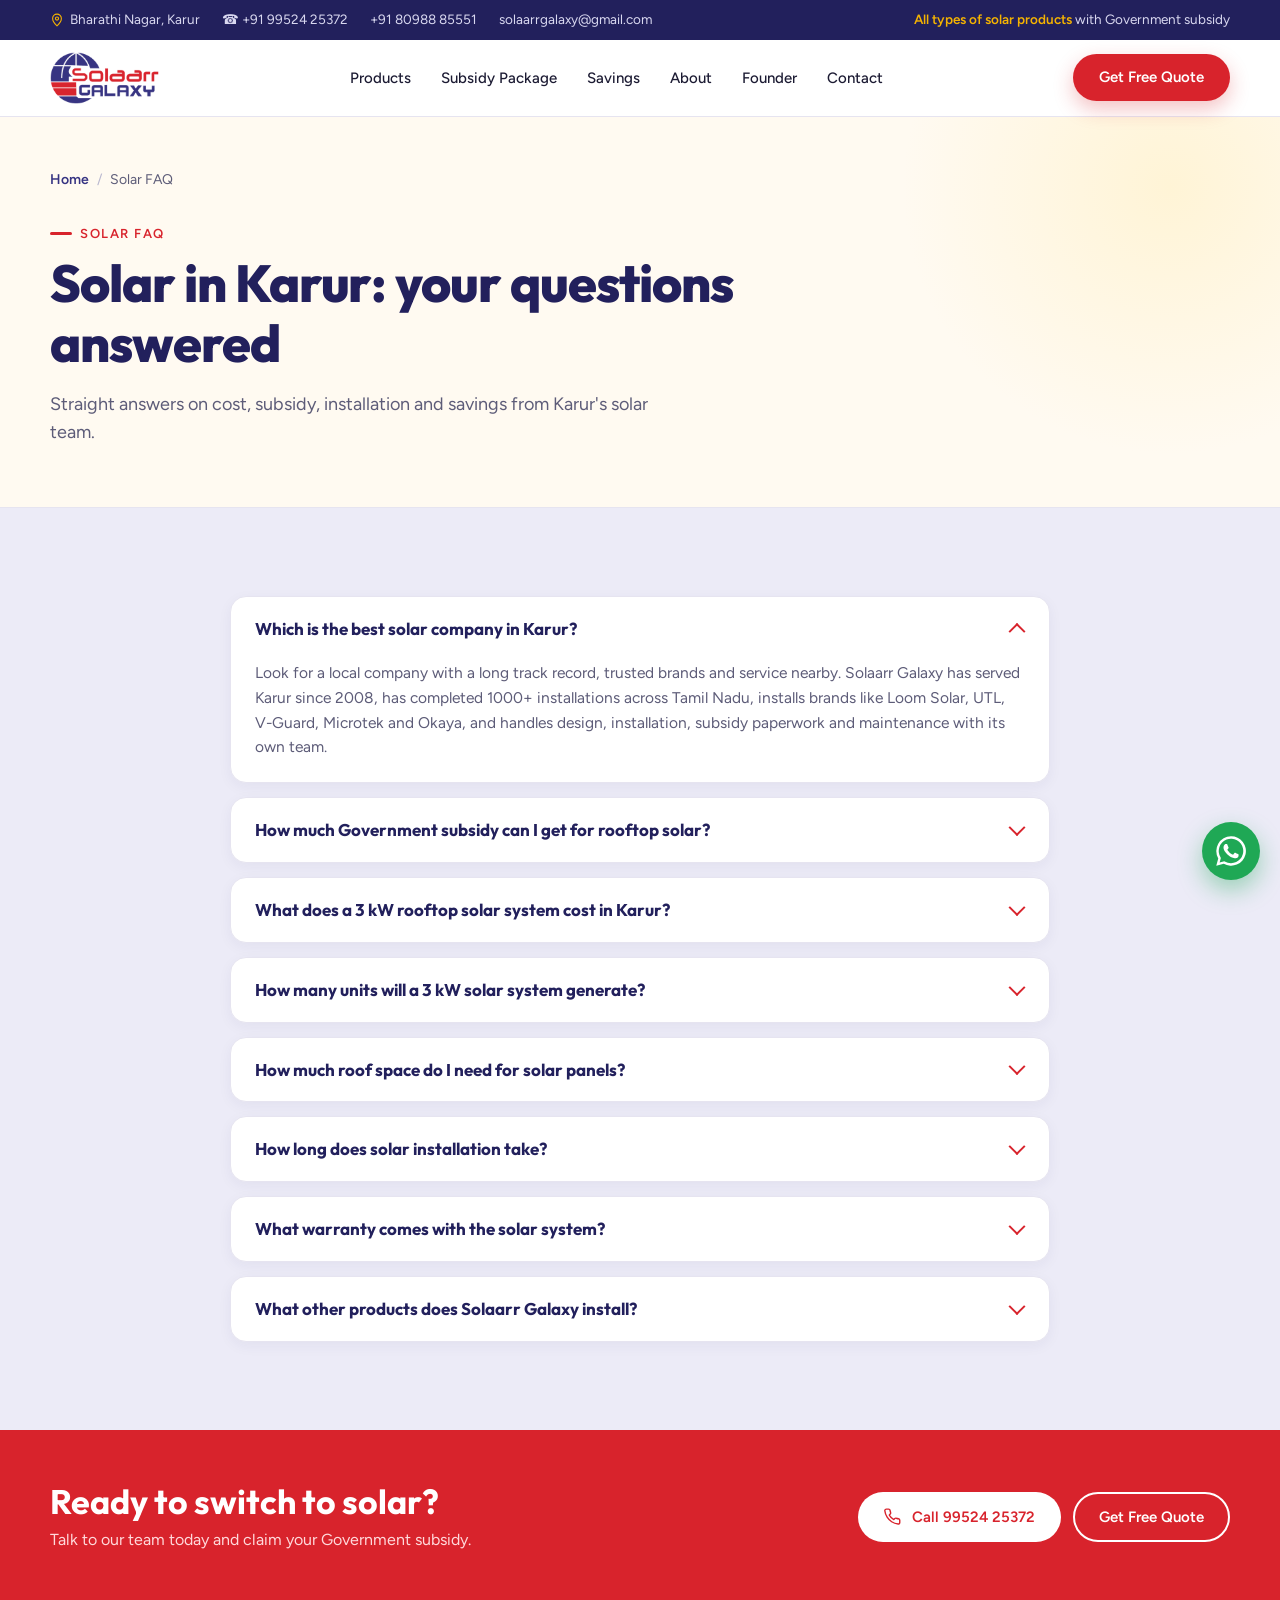
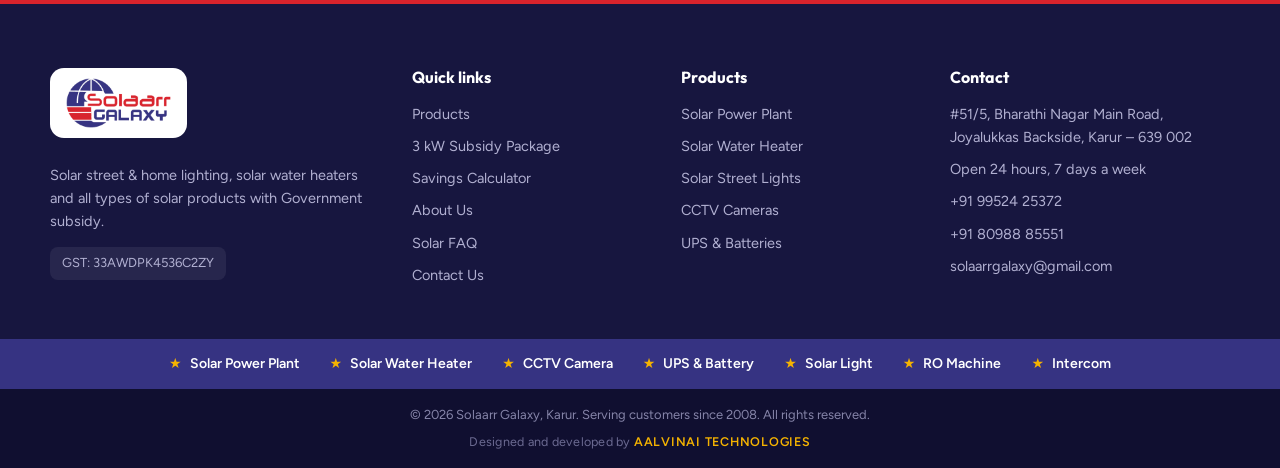
<file: faq/index.html>
<!doctype html>
<html lang="en-IN">
<head>
<meta charset="utf-8">
<meta name="viewport" content="width=device-width, initial-scale=1">
<title>Solar FAQ: Cost, Subsidy &amp; Installation | Solaarr Galaxy</title>
<meta name="description" content="Answers on rooftop solar cost, Government subsidy, units generated, roof space, installation time and warranty in Karur, from Solaarr Galaxy.">
<meta name="robots" content="index, follow, max-image-preview:large, max-snippet:-1">
<link rel="canonical" href="https://solaarrgalaxy.in/faq/">
<meta name="theme-color" content="#22205c">
<meta name="geo.region" content="IN-TN">
<meta name="geo.placename" content="Karur, Tamil Nadu">

<!-- Social sharing (WhatsApp, Facebook, LinkedIn, X) -->
<meta property="og:type" content="website">
<meta property="og:site_name" content="Solaarr Galaxy">
<meta property="og:locale" content="en_IN">
<meta property="og:url" content="https://solaarrgalaxy.in/faq/">
<meta property="og:title" content="Solar FAQ: Cost, Subsidy &amp; Installation | Solaarr Galaxy">
<meta property="og:description" content="Answers on rooftop solar cost, Government subsidy, units generated, roof space, installation time and warranty in Karur, from Solaarr Galaxy.">
<meta property="og:image" content="https://solaarrgalaxy.in/assets/og-image.jpg">
<meta property="og:image:width" content="1200">
<meta property="og:image:height" content="630">
<meta property="og:image:alt" content="Solaarr Galaxy: rooftop solar company in Karur">
<meta name="twitter:card" content="summary_large_image">
<meta name="twitter:title" content="Solar FAQ: Cost, Subsidy &amp; Installation | Solaarr Galaxy">
<meta name="twitter:description" content="Answers on rooftop solar cost, Government subsidy, units generated, roof space, installation time and warranty in Karur, from Solaarr Galaxy.">
<meta name="twitter:image" content="https://solaarrgalaxy.in/assets/og-image.jpg">

<link rel="icon" type="image/png" sizes="48x48" href="/assets/favicon-48.png">
<link rel="apple-touch-icon" href="/assets/apple-touch-icon.png">
<link rel="preconnect" href="https://fonts.googleapis.com">
<link rel="preconnect" href="https://fonts.gstatic.com" crossorigin>
<link href="https://fonts.googleapis.com/css2?family=Outfit:wght@500;600;700;800&family=Figtree:wght@400;500;600;700&display=swap" rel="stylesheet">
<link rel="stylesheet" href="/css/style.css?v=20261101">

<!-- Structured data: this page and its place in the site -->
<script type="application/ld+json">
{
  "@context": "https://schema.org",
  "@graph": [
    {
      "@type": "WebPage",
      "@id": "https://solaarrgalaxy.in/faq/#webpage",
      "url": "https://solaarrgalaxy.in/faq/",
      "name": "Solar FAQ: Cost, Subsidy & Installation | Solaarr Galaxy",
      "description": "Answers on rooftop solar cost, Government subsidy, units generated, roof space, installation time and warranty in Karur, from Solaarr Galaxy.",
      "inLanguage": "en-IN",
      "isPartOf": {
        "@id": "https://solaarrgalaxy.in/#website"
      },
      "about": {
        "@id": "https://solaarrgalaxy.in/#business"
      },
      "breadcrumb": {
        "@id": "https://solaarrgalaxy.in/faq/#breadcrumb"
      }
    },
    {
      "@type": "BreadcrumbList",
      "@id": "https://solaarrgalaxy.in/faq/#breadcrumb",
      "itemListElement": [
        {
          "@type": "ListItem",
          "position": 1,
          "name": "Home",
          "item": "https://solaarrgalaxy.in/"
        },
        {
          "@type": "ListItem",
          "position": 2,
          "name": "Solar FAQ",
          "item": "https://solaarrgalaxy.in/faq/"
        }
      ]
    }
  ]
}
</script>
</head>
<body>

<!-- SVG icon sprite -->
<svg width="0" height="0" style="position:absolute" aria-hidden="true">
  <defs>
    <symbol id="i-panel" viewBox="0 0 24 24" fill="none" stroke="currentColor" stroke-width="1.8" stroke-linecap="round" stroke-linejoin="round"><path d="M4 4h16l-2 11H2z"/><path d="M3 9.5h16M8 4l-2 11M14 4l-2 11M10 15v5M6 20h8"/></symbol>
    <symbol id="i-heater" viewBox="0 0 24 24" fill="none" stroke="currentColor" stroke-width="1.8" stroke-linecap="round" stroke-linejoin="round"><rect x="6" y="2.5" width="12" height="15" rx="3"/><path d="M12 7c1.6 2 2.4 3.2 2.4 4.3a2.4 2.4 0 0 1-4.8 0C9.6 10.2 10.4 9 12 7z"/><path d="M9 17.5V21M15 17.5V21"/></symbol>
    <symbol id="i-street" viewBox="0 0 24 24" fill="none" stroke="currentColor" stroke-width="1.8" stroke-linecap="round" stroke-linejoin="round"><path d="M8 22V6a3 3 0 0 1 3-3h4"/><path d="M13 3h7l-1.5 3h-4z"/><path d="M16.5 8.5v1.5M19.5 8l1 1.2M13.5 8l-1 1.2"/><path d="M5 22h6"/><path d="M3 9l5-2"/></symbol>
    <symbol id="i-cctv" viewBox="0 0 24 24" fill="none" stroke="currentColor" stroke-width="1.8" stroke-linecap="round" stroke-linejoin="round"><path d="M3 6.5l13.5 5-1.6 4L1.5 10.5z"/><path d="M16.5 11.5l3 1.1-1 2.6-3.5-1"/><path d="M7 14.5l-1.5 4H2M2 16v5"/></symbol>
    <symbol id="i-battery" viewBox="0 0 24 24" fill="none" stroke="currentColor" stroke-width="1.8" stroke-linecap="round" stroke-linejoin="round"><rect x="2.5" y="7" width="17" height="11" rx="2.5"/><path d="M21.5 10.5v4"/><path d="M11.5 9.5l-2.5 3.5h4l-2.5 3.5"/></symbol>
    <symbol id="i-drop" viewBox="0 0 24 24" fill="none" stroke="currentColor" stroke-width="1.8" stroke-linecap="round" stroke-linejoin="round"><path d="M12 2.5c4 4.6 6 8 6 10.8a6 6 0 0 1-12 0c0-2.8 2-6.2 6-10.8z"/><path d="M9 14a3 3 0 0 0 3 3"/></symbol>
    <symbol id="i-intercom" viewBox="0 0 24 24" fill="none" stroke="currentColor" stroke-width="1.8" stroke-linecap="round" stroke-linejoin="round"><rect x="5" y="2.5" width="14" height="19" rx="2.5"/><circle cx="12" cy="8" r="2.5"/><path d="M9 14h6M9 17h6"/></symbol>
    <symbol id="i-finger" viewBox="0 0 24 24" fill="none" stroke="currentColor" stroke-width="1.8" stroke-linecap="round" stroke-linejoin="round"><path d="M6.5 5.5A8 8 0 0 1 20 11.5v1.5"/><path d="M4 9.5a8 8 0 0 0-.2 2v2"/><path d="M8 20.5c-.9-2-1.5-4.4-1.5-7a5.5 5.5 0 0 1 11 0v1"/><path d="M12 13.5c0 3 .7 5.5 2 7.5"/><path d="M9.5 13.5a2.5 2.5 0 0 1 5 0c0 1.5.2 2.8.5 4"/><path d="M17.5 17.5c.1 1 .3 2 .6 3"/></symbol>
    <symbol id="i-check" viewBox="0 0 24 24" fill="none" stroke="currentColor" stroke-width="2.2" stroke-linecap="round" stroke-linejoin="round"><circle cx="12" cy="12" r="9.5"/><path d="M8 12.5l2.8 2.8L16.5 9.5"/></symbol>
    <symbol id="i-phone" viewBox="0 0 24 24" fill="none" stroke="currentColor" stroke-width="1.9" stroke-linecap="round" stroke-linejoin="round"><path d="M21 16.4v3a2 2 0 0 1-2.2 2 19.8 19.8 0 0 1-8.6-3.1 19.5 19.5 0 0 1-6-6A19.8 19.8 0 0 1 1.1 3.7 2 2 0 0 1 3.1 1.5h3a2 2 0 0 1 2 1.7c.1 1 .4 1.9.7 2.8a2 2 0 0 1-.5 2.1L7.1 9.4a16 16 0 0 0 6 6l1.3-1.3a2 2 0 0 1 2.1-.4c.9.3 1.8.6 2.8.7a2 2 0 0 1 1.7 2z"/></symbol>
    <symbol id="i-mail" viewBox="0 0 24 24" fill="none" stroke="currentColor" stroke-width="1.9" stroke-linecap="round" stroke-linejoin="round"><rect x="2.5" y="4.5" width="19" height="15" rx="2.5"/><path d="M3 6.5l9 6.5 9-6.5"/></symbol>
    <symbol id="i-pin" viewBox="0 0 24 24" fill="none" stroke="currentColor" stroke-width="1.9" stroke-linecap="round" stroke-linejoin="round"><path d="M12 22s7.5-6.4 7.5-12.5a7.5 7.5 0 0 0-15 0C4.5 15.6 12 22 12 22z"/><circle cx="12" cy="9.5" r="2.7"/></symbol>
    <symbol id="i-clock" viewBox="0 0 24 24" fill="none" stroke="currentColor" stroke-width="1.9" stroke-linecap="round" stroke-linejoin="round"><circle cx="12" cy="12" r="9.5"/><path d="M12 7v5l3.5 2"/></symbol>
    <symbol id="i-sun" viewBox="0 0 24 24" fill="none" stroke="currentColor" stroke-width="1.9" stroke-linecap="round"><circle cx="12" cy="12" r="4.5"/><path d="M12 1.5v2.5M12 20v2.5M1.5 12H4M20 12h2.5M4.6 4.6l1.8 1.8M17.6 17.6l1.8 1.8M4.6 19.4l1.8-1.8M17.6 6.4l1.8-1.8"/></symbol>
    <symbol id="i-rupee" viewBox="0 0 24 24" fill="none" stroke="currentColor" stroke-width="1.9" stroke-linecap="round" stroke-linejoin="round"><path d="M6 4h12M6 8.5h12M9 4c6 0 6 9 0 9H6l8.5 7"/></symbol>
    <symbol id="i-shield" viewBox="0 0 24 24" fill="none" stroke="currentColor" stroke-width="1.9" stroke-linecap="round" stroke-linejoin="round"><path d="M12 22s8-3.5 8-10V5l-8-3-8 3v7c0 6.5 8 10 8 10z"/><path d="M8.5 12l2.5 2.5 4.5-5"/></symbol>
    <symbol id="i-tools" viewBox="0 0 24 24" fill="none" stroke="currentColor" stroke-width="1.9" stroke-linecap="round" stroke-linejoin="round"><path d="M14.7 6.3a4 4 0 0 0 5 5L21 13l-8 8-3.5-3.5 6.8-6.8a4 4 0 0 1-5-5L13 4z"/><path d="M3 21l6-6"/></symbol>
    <symbol id="i-local" viewBox="0 0 24 24" fill="none" stroke="currentColor" stroke-width="1.9" stroke-linecap="round" stroke-linejoin="round"><path d="M3 10.5L12 3l9 7.5V21H3z"/><path d="M9.5 21v-6h5v6"/></symbol>
    <symbol id="i-leaf" viewBox="0 0 24 24" fill="none" stroke="currentColor" stroke-width="1.9" stroke-linecap="round" stroke-linejoin="round"><path d="M20 4C9 4 4 9.5 4 16c0 1.5.3 2.8.8 4 7-.5 15.2-4.7 15.2-16z"/><path d="M4.8 20C8 15 11.5 12 15 10"/></symbol>
    <symbol id="i-target" viewBox="0 0 24 24" fill="none" stroke="currentColor" stroke-width="1.9" stroke-linecap="round"><circle cx="12" cy="12" r="9.5"/><circle cx="12" cy="12" r="5.5"/><circle cx="12" cy="12" r="1.5"/></symbol>
    <symbol id="i-eye" viewBox="0 0 24 24" fill="none" stroke="currentColor" stroke-width="1.9" stroke-linecap="round" stroke-linejoin="round"><path d="M1.5 12S5.5 4.5 12 4.5 22.5 12 22.5 12 18.5 19.5 12 19.5 1.5 12 1.5 12z"/><circle cx="12" cy="12" r="3"/></symbol>
    <symbol id="i-wa" viewBox="0 0 24 24" fill="currentColor"><path d="M17.5 14.4c-.3-.1-1.8-.9-2-1-.3-.1-.5-.1-.7.1-.2.3-.8 1-.9 1.2-.2.2-.3.2-.6.1-.3-.1-1.3-.5-2.4-1.5-.9-.8-1.5-1.8-1.7-2.1-.2-.3 0-.5.1-.6l.4-.5c.2-.2.2-.3.3-.5.1-.2.1-.4 0-.5l-.9-2.2c-.2-.6-.5-.5-.7-.5h-.6c-.2 0-.5.1-.8.4-.3.3-1 1-1 2.5s1.1 2.9 1.2 3.1c.1.2 2.1 3.2 5.1 4.5 2.5 1 3 .8 3.6.8.6-.1 1.8-.7 2-1.4.2-.7.2-1.3.2-1.4-.1-.3-.3-.4-.6-.5zM12 21.8a9.8 9.8 0 0 1-5-1.4l-.4-.2-3.7 1 1-3.6-.2-.4A9.8 9.8 0 1 1 12 21.8zm0-21.6A11.8 11.8 0 0 0 1.8 17.9L.2 23.8l6-1.6A11.8 11.8 0 1 0 12 .2z"/></symbol>
  </defs>
</svg>

<div class="topbar">
  <div class="wrap">
    <div class="marquee">
      <div class="marquee-track tb-track">
        <a href="https://www.google.com/maps/search/?api=1&amp;query=Bharathi%20Nagar%20Main%20Road%2C%20Karur%20639002" target="_blank" rel="noopener" class="tb-loc tb-hide"><svg><use href="#i-pin"/></svg> Bharathi Nagar, Karur</a>
        <a href="tel:+919952425372">&#9742; +91 99524 25372</a>
        <a href="tel:+918098885551" class="tb-hide tb-ph2">+91 80988 85551</a>
        <a href="mailto:solaarrgalaxy@gmail.com" class="tb-hide tb-mail">solaarrgalaxy@gmail.com</a>
        <span class="tb-tag"><b>All types of solar products</b> with Government subsidy</span>
      </div>
    </div>
  </div>
</div>

<header>
  <div class="wrap">
    <a href="/" class="brand" aria-label="Solaarr Galaxy home"><img src="/assets/logo-sm.png" width="320" height="152" alt="Solaarr Galaxy, solar company in Karur"></a>
    <nav id="nav">
      <ul>
        <li><a href="/solar-products/">Products</a></li>
        <li><a href="/solar-subsidy/">Subsidy Package</a></li>
        <li><a href="/solar-savings-calculator/">Savings</a></li>
        <li><a href="/about/">About</a></li>
        <li><a href="/about/#founders">Founder</a></li>
        <li><a href="/contact/">Contact</a></li>
      </ul>
    </nav>
    <div class="header-cta">
      <a href="/contact/" class="btn btn-red">Get Free Quote</a>
      <button class="menu-btn" id="menuBtn" aria-label="Open menu" aria-expanded="false">
        <svg viewBox="0 0 24 24" fill="none" stroke="currentColor" stroke-width="2" stroke-linecap="round"><path d="M4 7h16M4 12h16M4 17h16"/></svg>
      </button>
    </div>
  </div>
</header>

<main id="top">

  <section class="page-hero">
    <div class="wrap">
      <ol class="crumbs">
        <li><a href="/">Home</a></li>
        <li aria-current="page">Solar FAQ</li>
      </ol>
      <span class="eyebrow">Solar FAQ</span>
      <h1>Solar in Karur: your questions answered</h1>
      <p>Straight answers on cost, subsidy, installation and savings from Karur's solar team.</p>
    </div>
  </section>

  <section class="faq" id="faq">
    <div class="wrap">
      <div class="faq-list">
        <details class="faq-item reveal" name="faq" open>
          <summary><h3>Which is the best solar company in Karur?</h3></summary>
          <p>Look for a local company with a long track record, trusted brands and service nearby. Solaarr Galaxy has served Karur since 2008, has completed 1000+ installations across Tamil Nadu, installs brands like Loom Solar, UTL, V-Guard, Microtek and Okaya, and handles design, installation, subsidy paperwork and maintenance with its own team.</p>
        </details>
        <details class="faq-item reveal" name="faq">
          <summary><h3>How much Government subsidy can I get for rooftop solar?</h3></summary>
          <p>For a 3 kW on-grid rooftop solar system, the Government subsidy is up to &#8377;1,00,000. It is credited about 45 days after the plant is completed, and your EB sanctioned load must be 3.3 kW. We help you with the subsidy paperwork.</p>
        </details>
        <details class="faq-item reveal" name="faq">
          <summary><h3>What does a 3 kW rooftop solar system cost in Karur?</h3></summary>
          <p>Our complete 3 kW on-grid package costs &#8377;2,10,000 including tax. After the &#8377;1,00,000 Government subsidy, you effectively pay about &#8377;1,10,000. The final price depends on your site and your choice of brand.</p>
        </details>
        <details class="faq-item reveal" name="faq">
          <summary><h3>How many units will a 3 kW solar system generate?</h3></summary>
          <p>About 360 units a month, based on roughly 4 units per kW per day. Actual output depends on your roof direction and shading.</p>
        </details>
        <details class="faq-item reveal" name="faq">
          <summary><h3>How much roof space do I need for solar panels?</h3></summary>
          <p>Plan for about 100 sq.ft of shade-free roof per kW, so a 3 kW system needs around 300 sq.ft. We check this during the free site visit.</p>
        </details>
        <details class="faq-item reveal" name="faq">
          <summary><h3>How long does solar installation take?</h3></summary>
          <p>About 3 weeks from a clear purchase order. That covers supply, mounting, wiring, earthing, testing, commissioning and net-meter hook-up.</p>
        </details>
        <details class="faq-item reveal" name="faq">
          <summary><h3>What warranty comes with the solar system?</h3></summary>
          <p>Solar panels carry a 15-year product warranty plus a 10-year performance warranty, the inverter has a 10-year warranty, and the balance of system is covered for 1 year from commissioning.</p>
        </details>
        <details class="faq-item reveal" name="faq">
          <summary><h3>What other products does Solaarr Galaxy install?</h3></summary>
          <p>Besides rooftop solar power plants, we supply and install solar water heaters, solar street and home lighting, CCTV cameras, UPS and batteries, RO water purifiers, intercoms and video door phones, and biometric attendance machines in Karur and across Tamil Nadu.</p>
        </details>
      </div>
    </div>
  </section>

  <div class="cta-band">
    <div class="wrap">
      <div>
        <h2>Ready to switch to solar?</h2>
        <p>Talk to our team today and claim your Government subsidy.</p>
      </div>
      <div style="display:flex;gap:12px;flex-wrap:wrap">
        <a href="tel:+919952425372" class="btn btn-white"><svg><use href="#i-phone"/></svg> Call 99524 25372</a>
        <a href="/contact/" class="btn btn-outline">Get Free Quote</a>
      </div>
    </div>
  </div>
</main>

<footer>
  <div class="wrap foot-grid">
    <div>
      <a href="/" class="foot-logo"><img src="/assets/logo-sm.png" width="320" height="152" alt="Solaarr Galaxy" loading="lazy"></a>
      <p>Solar street &amp; home lighting, solar water heaters and all types of solar products with Government subsidy.</p>
      <span class="gst">GST: 33AWDPK4536C2ZY</span>
    </div>
    <div>
      <h4>Quick links</h4>
      <ul>
        <li><a href="/solar-products/">Products</a></li>
        <li><a href="/solar-subsidy/">3 kW Subsidy Package</a></li>
        <li><a href="/solar-savings-calculator/">Savings Calculator</a></li>
        <li><a href="/about/">About Us</a></li>
        <li><a href="/faq/">Solar FAQ</a></li>
        <li><a href="/contact/">Contact Us</a></li>
      </ul>
    </div>
    <div>
      <h4>Products</h4>
      <ul>
        <li><a href="/solar-products/">Solar Power Plant</a></li>
        <li><a href="/solar-products/">Solar Water Heater</a></li>
        <li><a href="/solar-products/">Solar Street Lights</a></li>
        <li><a href="/solar-products/">CCTV Cameras</a></li>
        <li><a href="/solar-products/">UPS &amp; Batteries</a></li>
      </ul>
    </div>
    <div>
      <h4>Contact</h4>
      <ul>
        <li>#51/5, Bharathi Nagar Main Road, Joyalukkas Backside, Karur &ndash; 639 002</li>
        <li>Open 24 hours, 7 days a week</li>
        <li><a href="tel:+919952425372">+91 99524 25372</a></li>
        <li><a href="tel:+918098885551">+91 80988 85551</a></li>
        <li><a href="mailto:solaarrgalaxy@gmail.com">solaarrgalaxy@gmail.com</a></li>
      </ul>
    </div>
  </div>
  <div class="star-band">
    <div class="wrap">
      <div class="marquee">
        <ul class="marquee-track">
          <li>Solar Power Plant</li><li>Solar Water Heater</li><li>CCTV Camera</li><li>UPS &amp; Battery</li><li>Solar Light</li><li>RO Machine</li><li>Intercom</li>
        </ul>
      </div>
    </div>
  </div>
  <div class="copy">&copy; <span id="yr"></span> Solaarr Galaxy, Karur. Serving customers since 2008. All rights reserved.
    <p class="credits">Designed and developed by <a href="https://aalvinai.in" target="_blank" rel="noopener">AALVINAI TECHNOLOGIES</a></p>
  </div>
</footer>

<a class="wa-float" href="https://wa.me/919952425372?text=Hi%20Solaarr%20Galaxy%21" target="_blank" rel="noopener" aria-label="Chat on WhatsApp"><svg><use href="#i-wa"/></svg></a>

<script src="/js/script.js?v=20261101"></script>
</body>
</html>
</file>
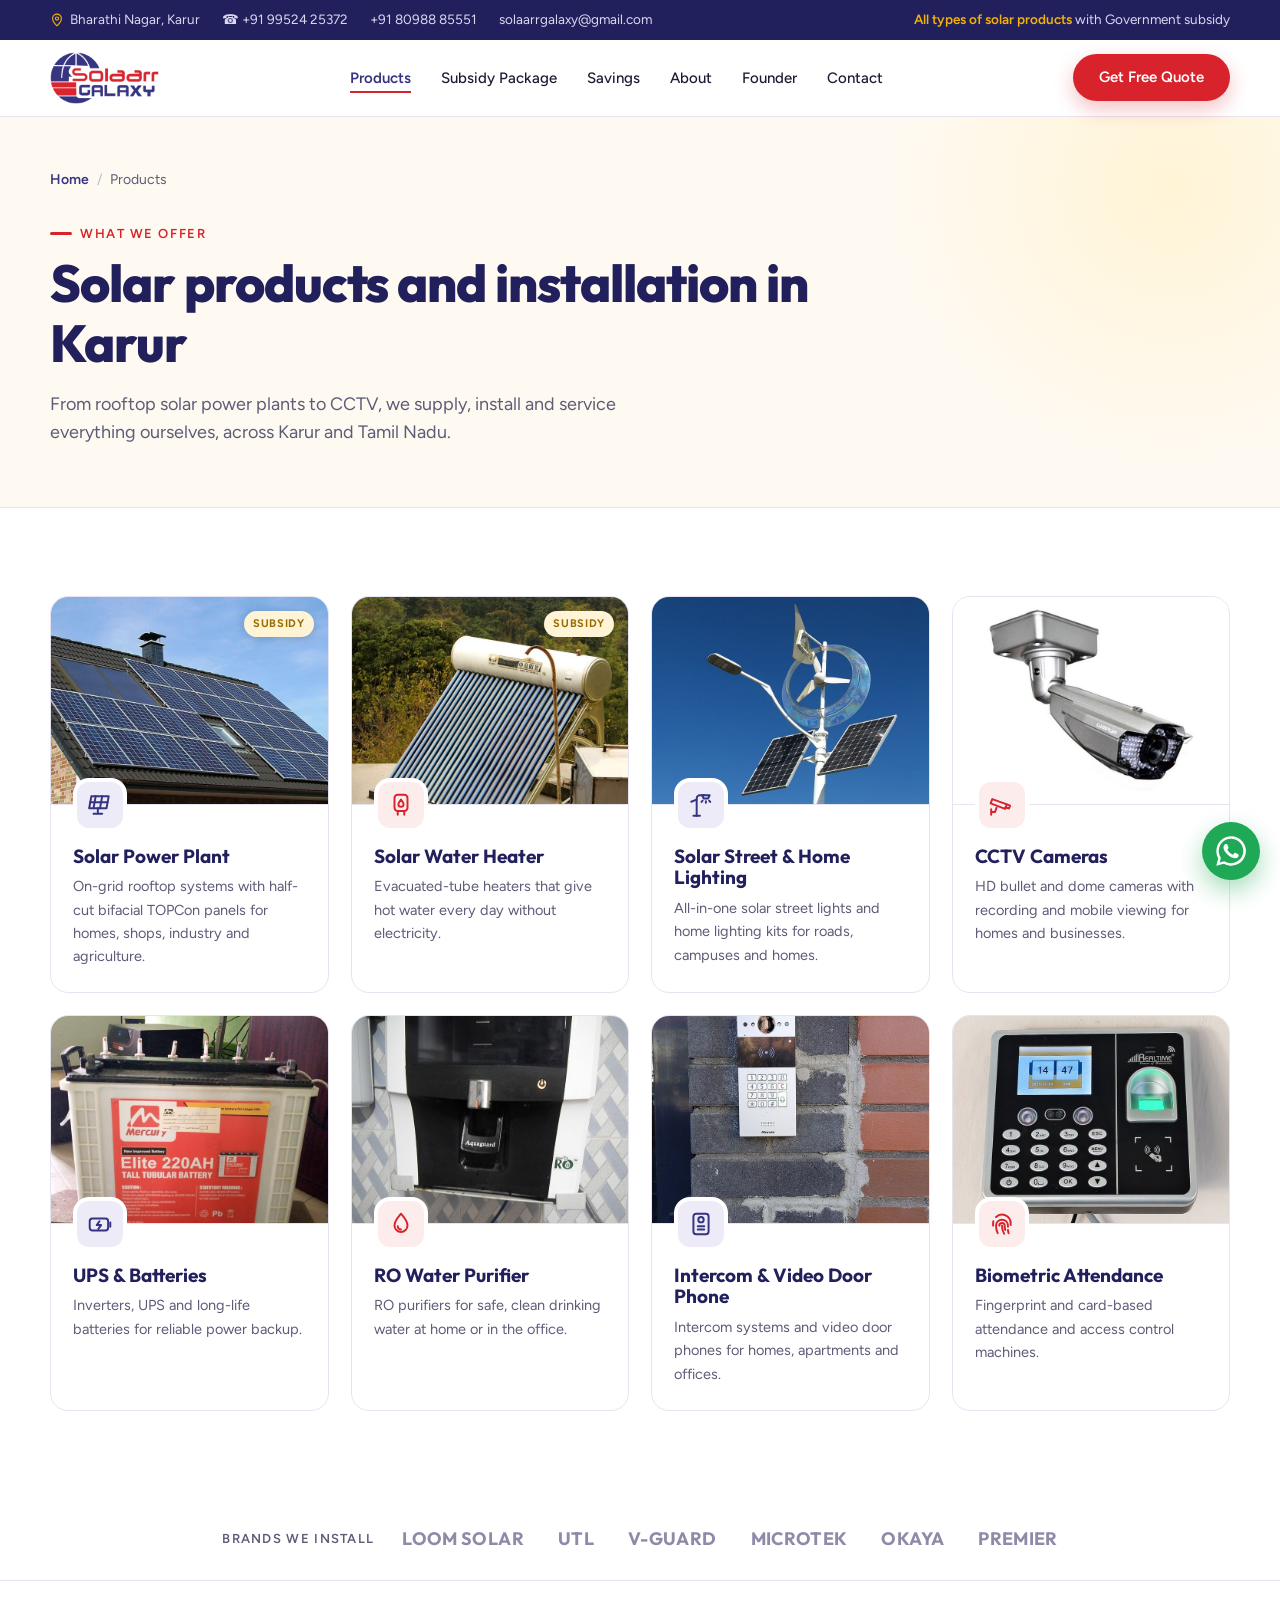
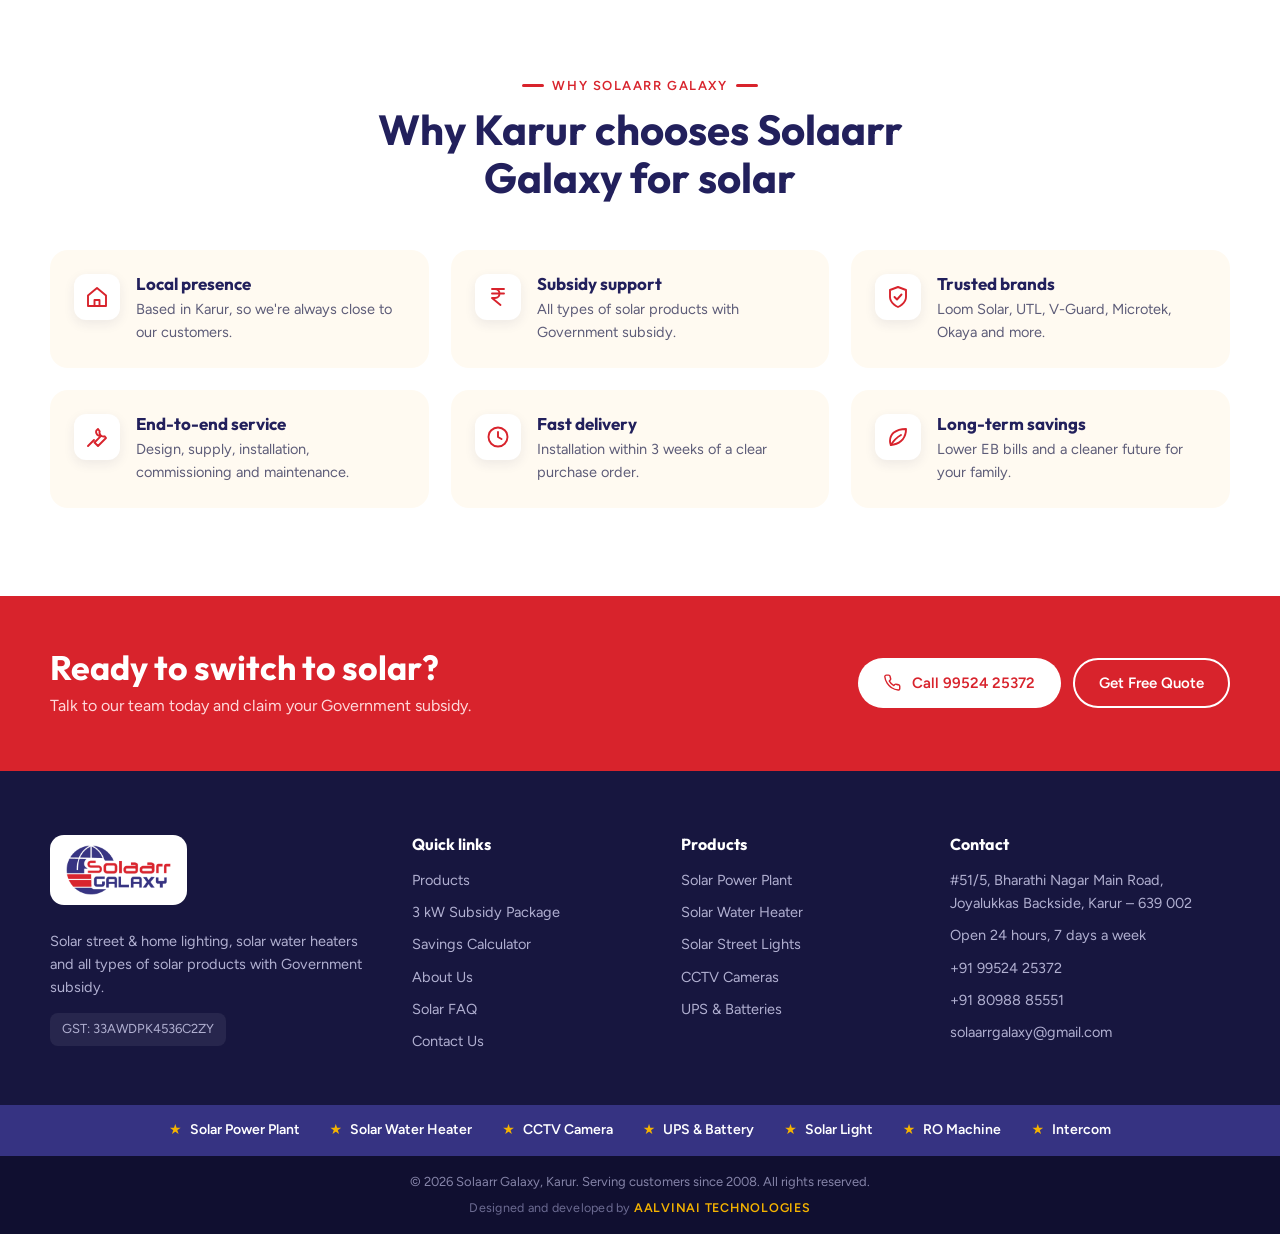
<file: solar-products/index.html>
<!doctype html>
<html lang="en-IN">
<head>
<meta charset="utf-8">
<meta name="viewport" content="width=device-width, initial-scale=1">
<title>Solar Products in Karur | Solaarr Galaxy</title>
<meta name="description" content="Solar power plants, solar water heaters, solar street lights, CCTV cameras, UPS &amp; batteries, RO purifiers and more, supplied and installed by Solaarr Galaxy, Karur.">
<meta name="robots" content="index, follow, max-image-preview:large, max-snippet:-1">
<link rel="canonical" href="https://solaarrgalaxy.in/solar-products/">
<meta name="theme-color" content="#22205c">
<meta name="geo.region" content="IN-TN">
<meta name="geo.placename" content="Karur, Tamil Nadu">

<!-- Social sharing (WhatsApp, Facebook, LinkedIn, X) -->
<meta property="og:type" content="website">
<meta property="og:site_name" content="Solaarr Galaxy">
<meta property="og:locale" content="en_IN">
<meta property="og:url" content="https://solaarrgalaxy.in/solar-products/">
<meta property="og:title" content="Solar Products in Karur | Solaarr Galaxy">
<meta property="og:description" content="Solar power plants, solar water heaters, solar street lights, CCTV cameras, UPS &amp; batteries, RO purifiers and more, supplied and installed by Solaarr Galaxy, Karur.">
<meta property="og:image" content="https://solaarrgalaxy.in/assets/og-image.jpg">
<meta property="og:image:width" content="1200">
<meta property="og:image:height" content="630">
<meta property="og:image:alt" content="Solaarr Galaxy: rooftop solar company in Karur">
<meta name="twitter:card" content="summary_large_image">
<meta name="twitter:title" content="Solar Products in Karur | Solaarr Galaxy">
<meta name="twitter:description" content="Solar power plants, solar water heaters, solar street lights, CCTV cameras, UPS &amp; batteries, RO purifiers and more, supplied and installed by Solaarr Galaxy, Karur.">
<meta name="twitter:image" content="https://solaarrgalaxy.in/assets/og-image.jpg">

<link rel="icon" type="image/png" sizes="48x48" href="/assets/favicon-48.png">
<link rel="apple-touch-icon" href="/assets/apple-touch-icon.png">
<link rel="preconnect" href="https://fonts.googleapis.com">
<link rel="preconnect" href="https://fonts.gstatic.com" crossorigin>
<link href="https://fonts.googleapis.com/css2?family=Outfit:wght@500;600;700;800&family=Figtree:wght@400;500;600;700&display=swap" rel="stylesheet">
<link rel="stylesheet" href="/css/style.css?v=20261101">

<!-- Structured data: this page and its place in the site -->
<script type="application/ld+json">
{
  "@context": "https://schema.org",
  "@graph": [
    {
      "@type": "WebPage",
      "@id": "https://solaarrgalaxy.in/solar-products/#webpage",
      "url": "https://solaarrgalaxy.in/solar-products/",
      "name": "Solar Products in Karur | Solaarr Galaxy",
      "description": "Solar power plants, solar water heaters, solar street lights, CCTV cameras, UPS & batteries, RO purifiers and more, supplied and installed by Solaarr Galaxy, Karur.",
      "inLanguage": "en-IN",
      "isPartOf": {
        "@id": "https://solaarrgalaxy.in/#website"
      },
      "about": {
        "@id": "https://solaarrgalaxy.in/#business"
      },
      "breadcrumb": {
        "@id": "https://solaarrgalaxy.in/solar-products/#breadcrumb"
      }
    },
    {
      "@type": "BreadcrumbList",
      "@id": "https://solaarrgalaxy.in/solar-products/#breadcrumb",
      "itemListElement": [
        {
          "@type": "ListItem",
          "position": 1,
          "name": "Home",
          "item": "https://solaarrgalaxy.in/"
        },
        {
          "@type": "ListItem",
          "position": 2,
          "name": "Products",
          "item": "https://solaarrgalaxy.in/solar-products/"
        }
      ]
    }
  ]
}
</script>
</head>
<body>

<!-- SVG icon sprite -->
<svg width="0" height="0" style="position:absolute" aria-hidden="true">
  <defs>
    <symbol id="i-panel" viewBox="0 0 24 24" fill="none" stroke="currentColor" stroke-width="1.8" stroke-linecap="round" stroke-linejoin="round"><path d="M4 4h16l-2 11H2z"/><path d="M3 9.5h16M8 4l-2 11M14 4l-2 11M10 15v5M6 20h8"/></symbol>
    <symbol id="i-heater" viewBox="0 0 24 24" fill="none" stroke="currentColor" stroke-width="1.8" stroke-linecap="round" stroke-linejoin="round"><rect x="6" y="2.5" width="12" height="15" rx="3"/><path d="M12 7c1.6 2 2.4 3.2 2.4 4.3a2.4 2.4 0 0 1-4.8 0C9.6 10.2 10.4 9 12 7z"/><path d="M9 17.5V21M15 17.5V21"/></symbol>
    <symbol id="i-street" viewBox="0 0 24 24" fill="none" stroke="currentColor" stroke-width="1.8" stroke-linecap="round" stroke-linejoin="round"><path d="M8 22V6a3 3 0 0 1 3-3h4"/><path d="M13 3h7l-1.5 3h-4z"/><path d="M16.5 8.5v1.5M19.5 8l1 1.2M13.5 8l-1 1.2"/><path d="M5 22h6"/><path d="M3 9l5-2"/></symbol>
    <symbol id="i-cctv" viewBox="0 0 24 24" fill="none" stroke="currentColor" stroke-width="1.8" stroke-linecap="round" stroke-linejoin="round"><path d="M3 6.5l13.5 5-1.6 4L1.5 10.5z"/><path d="M16.5 11.5l3 1.1-1 2.6-3.5-1"/><path d="M7 14.5l-1.5 4H2M2 16v5"/></symbol>
    <symbol id="i-battery" viewBox="0 0 24 24" fill="none" stroke="currentColor" stroke-width="1.8" stroke-linecap="round" stroke-linejoin="round"><rect x="2.5" y="7" width="17" height="11" rx="2.5"/><path d="M21.5 10.5v4"/><path d="M11.5 9.5l-2.5 3.5h4l-2.5 3.5"/></symbol>
    <symbol id="i-drop" viewBox="0 0 24 24" fill="none" stroke="currentColor" stroke-width="1.8" stroke-linecap="round" stroke-linejoin="round"><path d="M12 2.5c4 4.6 6 8 6 10.8a6 6 0 0 1-12 0c0-2.8 2-6.2 6-10.8z"/><path d="M9 14a3 3 0 0 0 3 3"/></symbol>
    <symbol id="i-intercom" viewBox="0 0 24 24" fill="none" stroke="currentColor" stroke-width="1.8" stroke-linecap="round" stroke-linejoin="round"><rect x="5" y="2.5" width="14" height="19" rx="2.5"/><circle cx="12" cy="8" r="2.5"/><path d="M9 14h6M9 17h6"/></symbol>
    <symbol id="i-finger" viewBox="0 0 24 24" fill="none" stroke="currentColor" stroke-width="1.8" stroke-linecap="round" stroke-linejoin="round"><path d="M6.5 5.5A8 8 0 0 1 20 11.5v1.5"/><path d="M4 9.5a8 8 0 0 0-.2 2v2"/><path d="M8 20.5c-.9-2-1.5-4.4-1.5-7a5.5 5.5 0 0 1 11 0v1"/><path d="M12 13.5c0 3 .7 5.5 2 7.5"/><path d="M9.5 13.5a2.5 2.5 0 0 1 5 0c0 1.5.2 2.8.5 4"/><path d="M17.5 17.5c.1 1 .3 2 .6 3"/></symbol>
    <symbol id="i-check" viewBox="0 0 24 24" fill="none" stroke="currentColor" stroke-width="2.2" stroke-linecap="round" stroke-linejoin="round"><circle cx="12" cy="12" r="9.5"/><path d="M8 12.5l2.8 2.8L16.5 9.5"/></symbol>
    <symbol id="i-phone" viewBox="0 0 24 24" fill="none" stroke="currentColor" stroke-width="1.9" stroke-linecap="round" stroke-linejoin="round"><path d="M21 16.4v3a2 2 0 0 1-2.2 2 19.8 19.8 0 0 1-8.6-3.1 19.5 19.5 0 0 1-6-6A19.8 19.8 0 0 1 1.1 3.7 2 2 0 0 1 3.1 1.5h3a2 2 0 0 1 2 1.7c.1 1 .4 1.9.7 2.8a2 2 0 0 1-.5 2.1L7.1 9.4a16 16 0 0 0 6 6l1.3-1.3a2 2 0 0 1 2.1-.4c.9.3 1.8.6 2.8.7a2 2 0 0 1 1.7 2z"/></symbol>
    <symbol id="i-mail" viewBox="0 0 24 24" fill="none" stroke="currentColor" stroke-width="1.9" stroke-linecap="round" stroke-linejoin="round"><rect x="2.5" y="4.5" width="19" height="15" rx="2.5"/><path d="M3 6.5l9 6.5 9-6.5"/></symbol>
    <symbol id="i-pin" viewBox="0 0 24 24" fill="none" stroke="currentColor" stroke-width="1.9" stroke-linecap="round" stroke-linejoin="round"><path d="M12 22s7.5-6.4 7.5-12.5a7.5 7.5 0 0 0-15 0C4.5 15.6 12 22 12 22z"/><circle cx="12" cy="9.5" r="2.7"/></symbol>
    <symbol id="i-clock" viewBox="0 0 24 24" fill="none" stroke="currentColor" stroke-width="1.9" stroke-linecap="round" stroke-linejoin="round"><circle cx="12" cy="12" r="9.5"/><path d="M12 7v5l3.5 2"/></symbol>
    <symbol id="i-sun" viewBox="0 0 24 24" fill="none" stroke="currentColor" stroke-width="1.9" stroke-linecap="round"><circle cx="12" cy="12" r="4.5"/><path d="M12 1.5v2.5M12 20v2.5M1.5 12H4M20 12h2.5M4.6 4.6l1.8 1.8M17.6 17.6l1.8 1.8M4.6 19.4l1.8-1.8M17.6 6.4l1.8-1.8"/></symbol>
    <symbol id="i-rupee" viewBox="0 0 24 24" fill="none" stroke="currentColor" stroke-width="1.9" stroke-linecap="round" stroke-linejoin="round"><path d="M6 4h12M6 8.5h12M9 4c6 0 6 9 0 9H6l8.5 7"/></symbol>
    <symbol id="i-shield" viewBox="0 0 24 24" fill="none" stroke="currentColor" stroke-width="1.9" stroke-linecap="round" stroke-linejoin="round"><path d="M12 22s8-3.5 8-10V5l-8-3-8 3v7c0 6.5 8 10 8 10z"/><path d="M8.5 12l2.5 2.5 4.5-5"/></symbol>
    <symbol id="i-tools" viewBox="0 0 24 24" fill="none" stroke="currentColor" stroke-width="1.9" stroke-linecap="round" stroke-linejoin="round"><path d="M14.7 6.3a4 4 0 0 0 5 5L21 13l-8 8-3.5-3.5 6.8-6.8a4 4 0 0 1-5-5L13 4z"/><path d="M3 21l6-6"/></symbol>
    <symbol id="i-local" viewBox="0 0 24 24" fill="none" stroke="currentColor" stroke-width="1.9" stroke-linecap="round" stroke-linejoin="round"><path d="M3 10.5L12 3l9 7.5V21H3z"/><path d="M9.5 21v-6h5v6"/></symbol>
    <symbol id="i-leaf" viewBox="0 0 24 24" fill="none" stroke="currentColor" stroke-width="1.9" stroke-linecap="round" stroke-linejoin="round"><path d="M20 4C9 4 4 9.5 4 16c0 1.5.3 2.8.8 4 7-.5 15.2-4.7 15.2-16z"/><path d="M4.8 20C8 15 11.5 12 15 10"/></symbol>
    <symbol id="i-target" viewBox="0 0 24 24" fill="none" stroke="currentColor" stroke-width="1.9" stroke-linecap="round"><circle cx="12" cy="12" r="9.5"/><circle cx="12" cy="12" r="5.5"/><circle cx="12" cy="12" r="1.5"/></symbol>
    <symbol id="i-eye" viewBox="0 0 24 24" fill="none" stroke="currentColor" stroke-width="1.9" stroke-linecap="round" stroke-linejoin="round"><path d="M1.5 12S5.5 4.5 12 4.5 22.5 12 22.5 12 18.5 19.5 12 19.5 1.5 12 1.5 12z"/><circle cx="12" cy="12" r="3"/></symbol>
    <symbol id="i-wa" viewBox="0 0 24 24" fill="currentColor"><path d="M17.5 14.4c-.3-.1-1.8-.9-2-1-.3-.1-.5-.1-.7.1-.2.3-.8 1-.9 1.2-.2.2-.3.2-.6.1-.3-.1-1.3-.5-2.4-1.5-.9-.8-1.5-1.8-1.7-2.1-.2-.3 0-.5.1-.6l.4-.5c.2-.2.2-.3.3-.5.1-.2.1-.4 0-.5l-.9-2.2c-.2-.6-.5-.5-.7-.5h-.6c-.2 0-.5.1-.8.4-.3.3-1 1-1 2.5s1.1 2.9 1.2 3.1c.1.2 2.1 3.2 5.1 4.5 2.5 1 3 .8 3.6.8.6-.1 1.8-.7 2-1.4.2-.7.2-1.3.2-1.4-.1-.3-.3-.4-.6-.5zM12 21.8a9.8 9.8 0 0 1-5-1.4l-.4-.2-3.7 1 1-3.6-.2-.4A9.8 9.8 0 1 1 12 21.8zm0-21.6A11.8 11.8 0 0 0 1.8 17.9L.2 23.8l6-1.6A11.8 11.8 0 1 0 12 .2z"/></symbol>
  </defs>
</svg>

<div class="topbar">
  <div class="wrap">
    <div class="marquee">
      <div class="marquee-track tb-track">
        <a href="https://www.google.com/maps/search/?api=1&amp;query=Bharathi%20Nagar%20Main%20Road%2C%20Karur%20639002" target="_blank" rel="noopener" class="tb-loc tb-hide"><svg><use href="#i-pin"/></svg> Bharathi Nagar, Karur</a>
        <a href="tel:+919952425372">&#9742; +91 99524 25372</a>
        <a href="tel:+918098885551" class="tb-hide tb-ph2">+91 80988 85551</a>
        <a href="mailto:solaarrgalaxy@gmail.com" class="tb-hide tb-mail">solaarrgalaxy@gmail.com</a>
        <span class="tb-tag"><b>All types of solar products</b> with Government subsidy</span>
      </div>
    </div>
  </div>
</div>

<header>
  <div class="wrap">
    <a href="/" class="brand" aria-label="Solaarr Galaxy home"><img src="/assets/logo-sm.png" width="320" height="152" alt="Solaarr Galaxy, solar company in Karur"></a>
    <nav id="nav">
      <ul>
        <li><a href="/solar-products/" aria-current="page">Products</a></li>
        <li><a href="/solar-subsidy/">Subsidy Package</a></li>
        <li><a href="/solar-savings-calculator/">Savings</a></li>
        <li><a href="/about/">About</a></li>
        <li><a href="/about/#founders">Founder</a></li>
        <li><a href="/contact/">Contact</a></li>
      </ul>
    </nav>
    <div class="header-cta">
      <a href="/contact/" class="btn btn-red">Get Free Quote</a>
      <button class="menu-btn" id="menuBtn" aria-label="Open menu" aria-expanded="false">
        <svg viewBox="0 0 24 24" fill="none" stroke="currentColor" stroke-width="2" stroke-linecap="round"><path d="M4 7h16M4 12h16M4 17h16"/></svg>
      </button>
    </div>
  </div>
</header>

<main id="top">

  <section class="page-hero">
    <div class="wrap">
      <ol class="crumbs">
        <li><a href="/">Home</a></li>
        <li aria-current="page">Products</li>
      </ol>
      <span class="eyebrow">What we offer</span>
      <h1>Solar products and installation in Karur</h1>
      <p>From rooftop solar power plants to CCTV, we supply, install and service everything ourselves, across Karur and Tamil Nadu.</p>
    </div>
  </section>

  <section id="products">
    <div class="wrap">
      <div class="marquee">
      <div class="products-grid marquee-track">
        <article class="product reveal">
          <span class="tag">Subsidy</span>
          <img class="pimg" src="/assets/products/solar-power-plant.jpg" alt="Rooftop solar power plant panels on a house" width="720" height="540" loading="lazy" decoding="async">
          <div class="pbody">
          <div class="ic"><svg><use href="#i-panel"/></svg></div>
          <h3>Solar Power Plant</h3>
          <p>On-grid rooftop systems with half-cut bifacial TOPCon panels for homes, shops, industry and agriculture.</p>
          </div>
        </article>
        <article class="product reveal">
          <span class="tag">Subsidy</span>
          <img class="pimg" src="/assets/products/solar-water-heater.jpg" alt="Evacuated-tube solar water heater on a rooftop" width="720" height="540" loading="lazy" decoding="async">
          <div class="pbody">
          <div class="ic"><svg><use href="#i-heater"/></svg></div>
          <h3>Solar Water Heater</h3>
          <p>Evacuated-tube heaters that give hot water every day without electricity.</p>
          </div>
        </article>
        <article class="product reveal">
          <img class="pimg" src="/assets/products/solar-street-light.jpg" alt="Solar-powered LED street light" width="720" height="540" loading="lazy" decoding="async">
          <div class="pbody">
          <div class="ic"><svg><use href="#i-street"/></svg></div>
          <h3>Solar Street &amp; Home Lighting</h3>
          <p>All-in-one solar street lights and home lighting kits for roads, campuses and homes.</p>
          </div>
        </article>
        <article class="product reveal">
          <img class="pimg" src="/assets/products/cctv-camera.jpg" alt="Outdoor bullet CCTV camera" width="720" height="540" loading="lazy" decoding="async">
          <div class="pbody">
          <div class="ic"><svg><use href="#i-cctv"/></svg></div>
          <h3>CCTV Cameras</h3>
          <p>HD bullet and dome cameras with recording and mobile viewing for homes and businesses.</p>
          </div>
        </article>
        <article class="product reveal">
          <img class="pimg" src="/assets/products/ups-battery.jpg" alt="Tall tubular inverter battery for UPS backup" width="720" height="540" loading="lazy" decoding="async">
          <div class="pbody">
          <div class="ic"><svg><use href="#i-battery"/></svg></div>
          <h3>UPS &amp; Batteries</h3>
          <p>Inverters, UPS and long-life batteries for reliable power backup.</p>
          </div>
        </article>
        <article class="product reveal">
          <img class="pimg" src="/assets/products/ro-purifier.jpg" alt="Wall-mounted RO water purifier" width="720" height="540" loading="lazy" decoding="async">
          <div class="pbody">
          <div class="ic"><svg><use href="#i-drop"/></svg></div>
          <h3>RO Water Purifier</h3>
          <p>RO purifiers for safe, clean drinking water at home or in the office.</p>
          </div>
        </article>
        <article class="product reveal">
          <img class="pimg" src="/assets/products/video-door-phone.jpg" alt="Video door phone panel at an entrance" width="720" height="540" loading="lazy" decoding="async">
          <div class="pbody">
          <div class="ic"><svg><use href="#i-intercom"/></svg></div>
          <h3>Intercom &amp; Video Door Phone</h3>
          <p>Intercom systems and video door phones for homes, apartments and offices.</p>
          </div>
        </article>
        <article class="product reveal">
          <img class="pimg" src="/assets/products/biometric-attendance.jpg" alt="Fingerprint biometric attendance machine" width="720" height="540" loading="lazy" decoding="async">
          <div class="pbody">
          <div class="ic"><svg><use href="#i-finger"/></svg></div>
          <h3>Biometric Attendance</h3>
          <p>Fingerprint and card-based attendance and access control machines.</p>
          </div>
        </article>
      </div>
      </div>
    </div>
  </section>
  <!-- BRANDS -->
  <div class="brands">
    <div class="wrap">
      <small>Brands we install</small>
      <div class="marquee">
        <ul class="marquee-track">
          <li>LOOM SOLAR</li><li>UTL</li><li>V-GUARD</li><li>MICROTEK</li><li>OKAYA</li><li>PREMIER</li>
        </ul>
      </div>
    </div>
  </div>

  <section id="why">
    <div class="wrap">
      <div class="section-head center reveal">
        <span class="eyebrow">Why Solaarr Galaxy</span>
        <h2>Why Karur chooses Solaarr Galaxy for solar</h2>
      </div>
      <div class="why-grid">
        <div class="why reveal"><span class="ic"><svg><use href="#i-local"/></svg></span><div><h4>Local presence</h4><p>Based in Karur, so we're always close to our customers.</p></div></div>
        <div class="why reveal"><span class="ic"><svg><use href="#i-rupee"/></svg></span><div><h4>Subsidy support</h4><p>All types of solar products with Government subsidy.</p></div></div>
        <div class="why reveal"><span class="ic"><svg><use href="#i-shield"/></svg></span><div><h4>Trusted brands</h4><p>Loom Solar, UTL, V-Guard, Microtek, Okaya and more.</p></div></div>
        <div class="why reveal"><span class="ic"><svg><use href="#i-tools"/></svg></span><div><h4>End-to-end service</h4><p>Design, supply, installation, commissioning and maintenance.</p></div></div>
        <div class="why reveal"><span class="ic"><svg><use href="#i-clock"/></svg></span><div><h4>Fast delivery</h4><p>Installation within 3 weeks of a clear purchase order.</p></div></div>
        <div class="why reveal"><span class="ic"><svg><use href="#i-leaf"/></svg></span><div><h4>Long-term savings</h4><p>Lower EB bills and a cleaner future for your family.</p></div></div>
      </div>
    </div>
  </section>

  <div class="cta-band">
    <div class="wrap">
      <div>
        <h2>Ready to switch to solar?</h2>
        <p>Talk to our team today and claim your Government subsidy.</p>
      </div>
      <div style="display:flex;gap:12px;flex-wrap:wrap">
        <a href="tel:+919952425372" class="btn btn-white"><svg><use href="#i-phone"/></svg> Call 99524 25372</a>
        <a href="/contact/" class="btn btn-outline">Get Free Quote</a>
      </div>
    </div>
  </div>
</main>

<footer>
  <div class="wrap foot-grid">
    <div>
      <a href="/" class="foot-logo"><img src="/assets/logo-sm.png" width="320" height="152" alt="Solaarr Galaxy" loading="lazy"></a>
      <p>Solar street &amp; home lighting, solar water heaters and all types of solar products with Government subsidy.</p>
      <span class="gst">GST: 33AWDPK4536C2ZY</span>
    </div>
    <div>
      <h4>Quick links</h4>
      <ul>
        <li><a href="/solar-products/">Products</a></li>
        <li><a href="/solar-subsidy/">3 kW Subsidy Package</a></li>
        <li><a href="/solar-savings-calculator/">Savings Calculator</a></li>
        <li><a href="/about/">About Us</a></li>
        <li><a href="/faq/">Solar FAQ</a></li>
        <li><a href="/contact/">Contact Us</a></li>
      </ul>
    </div>
    <div>
      <h4>Products</h4>
      <ul>
        <li><a href="/solar-products/">Solar Power Plant</a></li>
        <li><a href="/solar-products/">Solar Water Heater</a></li>
        <li><a href="/solar-products/">Solar Street Lights</a></li>
        <li><a href="/solar-products/">CCTV Cameras</a></li>
        <li><a href="/solar-products/">UPS &amp; Batteries</a></li>
      </ul>
    </div>
    <div>
      <h4>Contact</h4>
      <ul>
        <li>#51/5, Bharathi Nagar Main Road, Joyalukkas Backside, Karur &ndash; 639 002</li>
        <li>Open 24 hours, 7 days a week</li>
        <li><a href="tel:+919952425372">+91 99524 25372</a></li>
        <li><a href="tel:+918098885551">+91 80988 85551</a></li>
        <li><a href="mailto:solaarrgalaxy@gmail.com">solaarrgalaxy@gmail.com</a></li>
      </ul>
    </div>
  </div>
  <div class="star-band">
    <div class="wrap">
      <div class="marquee">
        <ul class="marquee-track">
          <li>Solar Power Plant</li><li>Solar Water Heater</li><li>CCTV Camera</li><li>UPS &amp; Battery</li><li>Solar Light</li><li>RO Machine</li><li>Intercom</li>
        </ul>
      </div>
    </div>
  </div>
  <div class="copy">&copy; <span id="yr"></span> Solaarr Galaxy, Karur. Serving customers since 2008. All rights reserved.
    <p class="credits">Designed and developed by <a href="https://aalvinai.in" target="_blank" rel="noopener">AALVINAI TECHNOLOGIES</a></p>
  </div>
</footer>

<a class="wa-float" href="https://wa.me/919952425372?text=Hi%20Solaarr%20Galaxy%21" target="_blank" rel="noopener" aria-label="Chat on WhatsApp"><svg><use href="#i-wa"/></svg></a>

<script src="/js/script.js?v=20261101"></script>
</body>
</html>
</file>
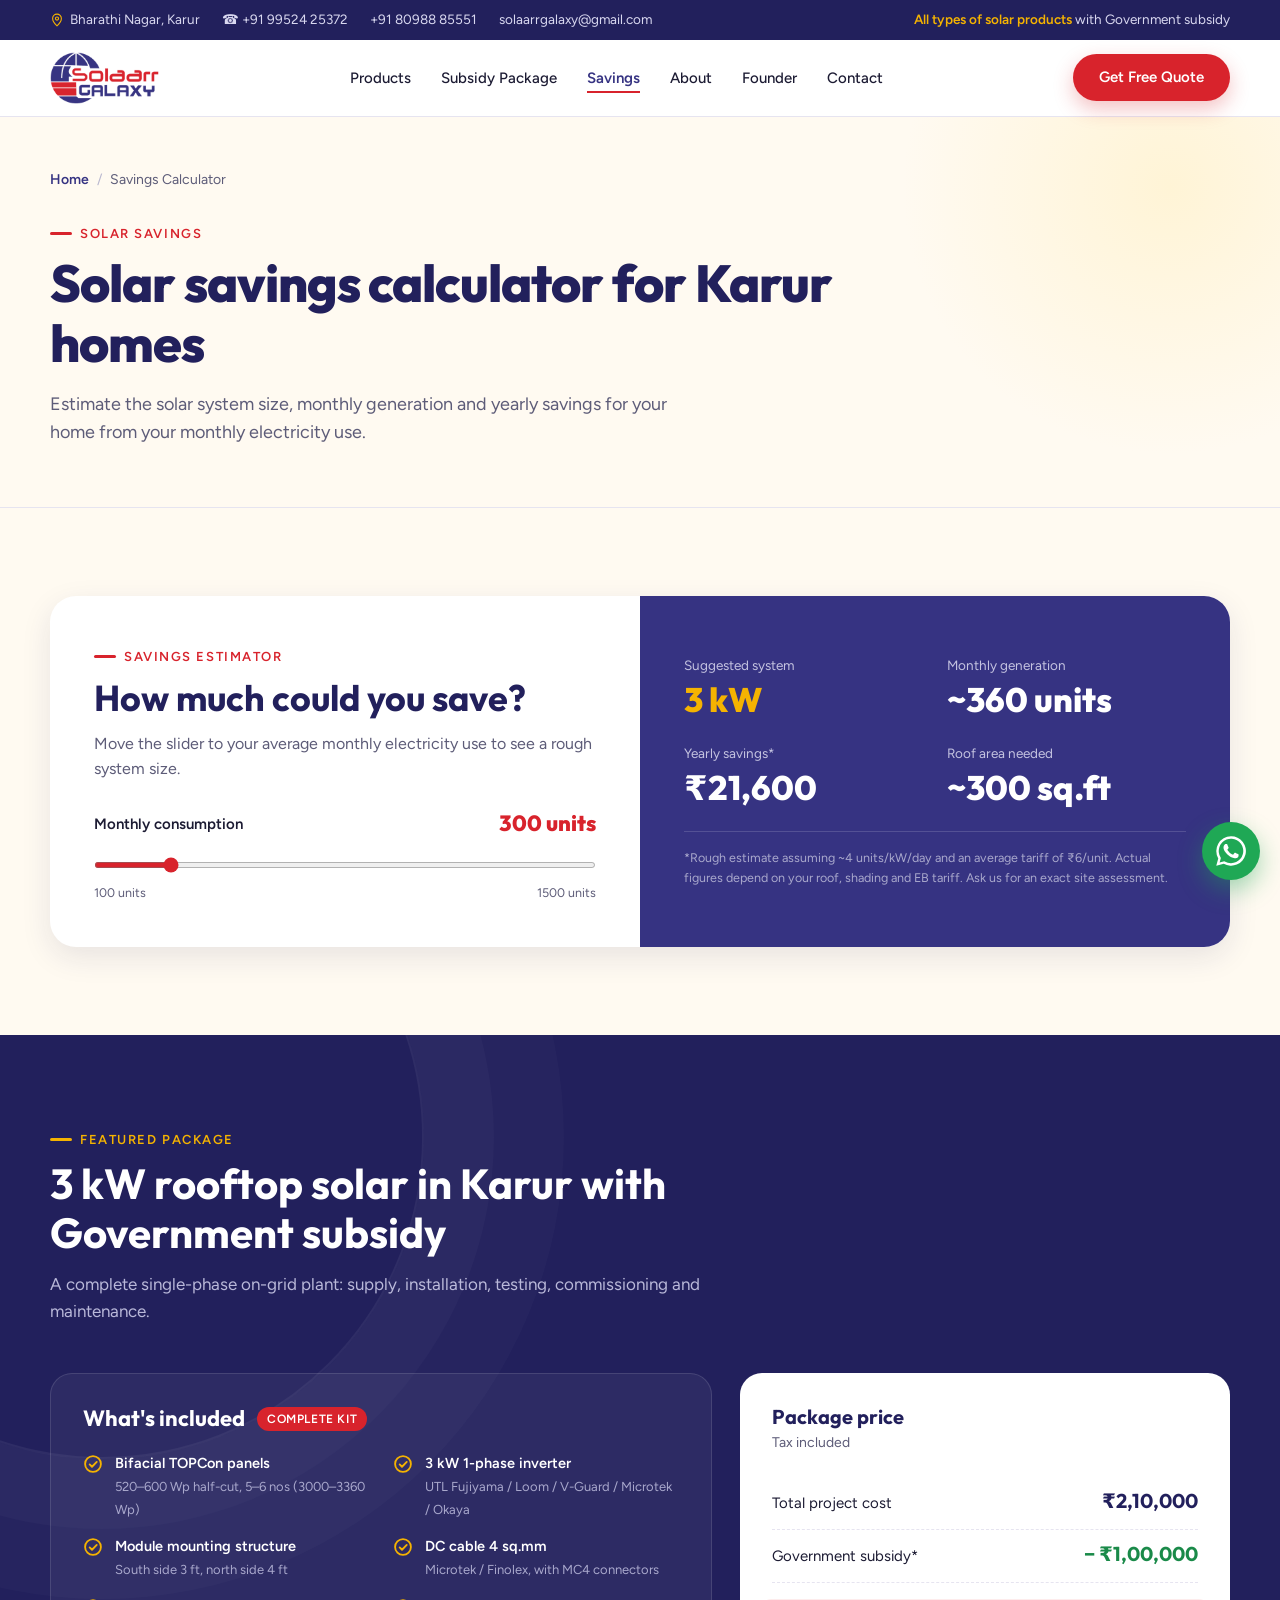
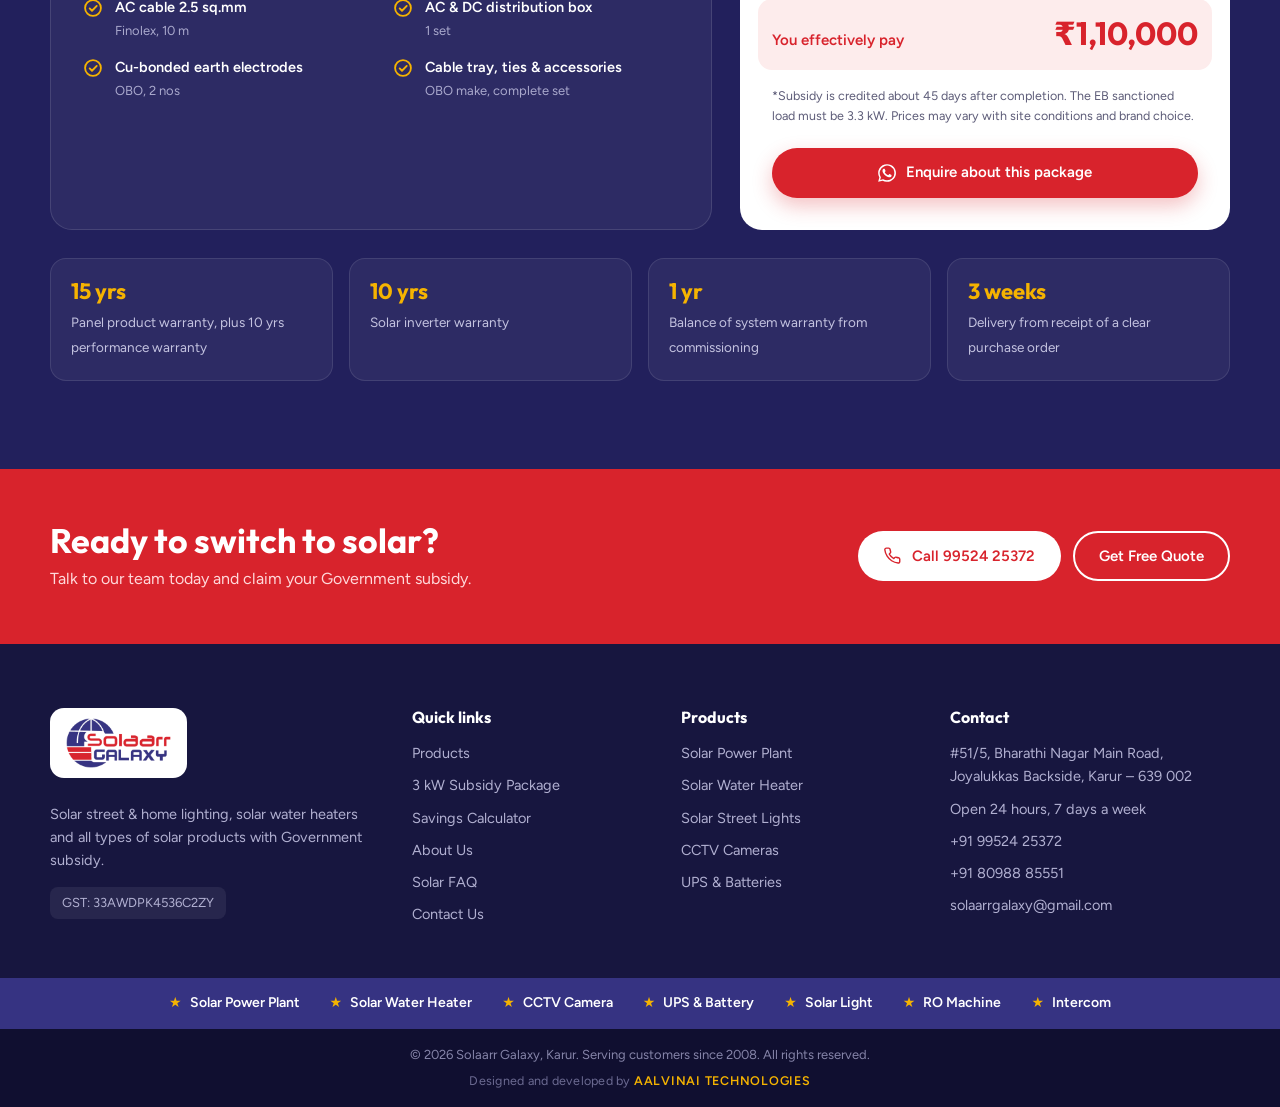
<file: solar-savings-calculator/index.html>
<!doctype html>
<html lang="en-IN">
<head>
<meta charset="utf-8">
<meta name="viewport" content="width=device-width, initial-scale=1">
<title>Solar Savings Calculator | Solaarr Galaxy Karur</title>
<meta name="description" content="Find the right rooftop solar size for your home. Enter your monthly units to estimate solar generation, yearly savings and the roof area you need.">
<meta name="robots" content="index, follow, max-image-preview:large, max-snippet:-1">
<link rel="canonical" href="https://solaarrgalaxy.in/solar-savings-calculator/">
<meta name="theme-color" content="#22205c">
<meta name="geo.region" content="IN-TN">
<meta name="geo.placename" content="Karur, Tamil Nadu">

<!-- Social sharing (WhatsApp, Facebook, LinkedIn, X) -->
<meta property="og:type" content="website">
<meta property="og:site_name" content="Solaarr Galaxy">
<meta property="og:locale" content="en_IN">
<meta property="og:url" content="https://solaarrgalaxy.in/solar-savings-calculator/">
<meta property="og:title" content="Solar Savings Calculator | Solaarr Galaxy Karur">
<meta property="og:description" content="Find the right rooftop solar size for your home. Enter your monthly units to estimate solar generation, yearly savings and the roof area you need.">
<meta property="og:image" content="https://solaarrgalaxy.in/assets/og-image.jpg">
<meta property="og:image:width" content="1200">
<meta property="og:image:height" content="630">
<meta property="og:image:alt" content="Solaarr Galaxy: rooftop solar company in Karur">
<meta name="twitter:card" content="summary_large_image">
<meta name="twitter:title" content="Solar Savings Calculator | Solaarr Galaxy Karur">
<meta name="twitter:description" content="Find the right rooftop solar size for your home. Enter your monthly units to estimate solar generation, yearly savings and the roof area you need.">
<meta name="twitter:image" content="https://solaarrgalaxy.in/assets/og-image.jpg">

<link rel="icon" type="image/png" sizes="48x48" href="/assets/favicon-48.png">
<link rel="apple-touch-icon" href="/assets/apple-touch-icon.png">
<link rel="preconnect" href="https://fonts.googleapis.com">
<link rel="preconnect" href="https://fonts.gstatic.com" crossorigin>
<link href="https://fonts.googleapis.com/css2?family=Outfit:wght@500;600;700;800&family=Figtree:wght@400;500;600;700&display=swap" rel="stylesheet">
<link rel="stylesheet" href="/css/style.css?v=20261101">

<!-- Structured data: this page and its place in the site -->
<script type="application/ld+json">
{
  "@context": "https://schema.org",
  "@graph": [
    {
      "@type": "WebPage",
      "@id": "https://solaarrgalaxy.in/solar-savings-calculator/#webpage",
      "url": "https://solaarrgalaxy.in/solar-savings-calculator/",
      "name": "Solar Savings Calculator | Solaarr Galaxy Karur",
      "description": "Find the right rooftop solar size for your home. Enter your monthly units to estimate solar generation, yearly savings and the roof area you need.",
      "inLanguage": "en-IN",
      "isPartOf": {
        "@id": "https://solaarrgalaxy.in/#website"
      },
      "about": {
        "@id": "https://solaarrgalaxy.in/#business"
      },
      "breadcrumb": {
        "@id": "https://solaarrgalaxy.in/solar-savings-calculator/#breadcrumb"
      }
    },
    {
      "@type": "BreadcrumbList",
      "@id": "https://solaarrgalaxy.in/solar-savings-calculator/#breadcrumb",
      "itemListElement": [
        {
          "@type": "ListItem",
          "position": 1,
          "name": "Home",
          "item": "https://solaarrgalaxy.in/"
        },
        {
          "@type": "ListItem",
          "position": 2,
          "name": "Savings Calculator",
          "item": "https://solaarrgalaxy.in/solar-savings-calculator/"
        }
      ]
    }
  ]
}
</script>
</head>
<body>

<!-- SVG icon sprite -->
<svg width="0" height="0" style="position:absolute" aria-hidden="true">
  <defs>
    <symbol id="i-panel" viewBox="0 0 24 24" fill="none" stroke="currentColor" stroke-width="1.8" stroke-linecap="round" stroke-linejoin="round"><path d="M4 4h16l-2 11H2z"/><path d="M3 9.5h16M8 4l-2 11M14 4l-2 11M10 15v5M6 20h8"/></symbol>
    <symbol id="i-heater" viewBox="0 0 24 24" fill="none" stroke="currentColor" stroke-width="1.8" stroke-linecap="round" stroke-linejoin="round"><rect x="6" y="2.5" width="12" height="15" rx="3"/><path d="M12 7c1.6 2 2.4 3.2 2.4 4.3a2.4 2.4 0 0 1-4.8 0C9.6 10.2 10.4 9 12 7z"/><path d="M9 17.5V21M15 17.5V21"/></symbol>
    <symbol id="i-street" viewBox="0 0 24 24" fill="none" stroke="currentColor" stroke-width="1.8" stroke-linecap="round" stroke-linejoin="round"><path d="M8 22V6a3 3 0 0 1 3-3h4"/><path d="M13 3h7l-1.5 3h-4z"/><path d="M16.5 8.5v1.5M19.5 8l1 1.2M13.5 8l-1 1.2"/><path d="M5 22h6"/><path d="M3 9l5-2"/></symbol>
    <symbol id="i-cctv" viewBox="0 0 24 24" fill="none" stroke="currentColor" stroke-width="1.8" stroke-linecap="round" stroke-linejoin="round"><path d="M3 6.5l13.5 5-1.6 4L1.5 10.5z"/><path d="M16.5 11.5l3 1.1-1 2.6-3.5-1"/><path d="M7 14.5l-1.5 4H2M2 16v5"/></symbol>
    <symbol id="i-battery" viewBox="0 0 24 24" fill="none" stroke="currentColor" stroke-width="1.8" stroke-linecap="round" stroke-linejoin="round"><rect x="2.5" y="7" width="17" height="11" rx="2.5"/><path d="M21.5 10.5v4"/><path d="M11.5 9.5l-2.5 3.5h4l-2.5 3.5"/></symbol>
    <symbol id="i-drop" viewBox="0 0 24 24" fill="none" stroke="currentColor" stroke-width="1.8" stroke-linecap="round" stroke-linejoin="round"><path d="M12 2.5c4 4.6 6 8 6 10.8a6 6 0 0 1-12 0c0-2.8 2-6.2 6-10.8z"/><path d="M9 14a3 3 0 0 0 3 3"/></symbol>
    <symbol id="i-intercom" viewBox="0 0 24 24" fill="none" stroke="currentColor" stroke-width="1.8" stroke-linecap="round" stroke-linejoin="round"><rect x="5" y="2.5" width="14" height="19" rx="2.5"/><circle cx="12" cy="8" r="2.5"/><path d="M9 14h6M9 17h6"/></symbol>
    <symbol id="i-finger" viewBox="0 0 24 24" fill="none" stroke="currentColor" stroke-width="1.8" stroke-linecap="round" stroke-linejoin="round"><path d="M6.5 5.5A8 8 0 0 1 20 11.5v1.5"/><path d="M4 9.5a8 8 0 0 0-.2 2v2"/><path d="M8 20.5c-.9-2-1.5-4.4-1.5-7a5.5 5.5 0 0 1 11 0v1"/><path d="M12 13.5c0 3 .7 5.5 2 7.5"/><path d="M9.5 13.5a2.5 2.5 0 0 1 5 0c0 1.5.2 2.8.5 4"/><path d="M17.5 17.5c.1 1 .3 2 .6 3"/></symbol>
    <symbol id="i-check" viewBox="0 0 24 24" fill="none" stroke="currentColor" stroke-width="2.2" stroke-linecap="round" stroke-linejoin="round"><circle cx="12" cy="12" r="9.5"/><path d="M8 12.5l2.8 2.8L16.5 9.5"/></symbol>
    <symbol id="i-phone" viewBox="0 0 24 24" fill="none" stroke="currentColor" stroke-width="1.9" stroke-linecap="round" stroke-linejoin="round"><path d="M21 16.4v3a2 2 0 0 1-2.2 2 19.8 19.8 0 0 1-8.6-3.1 19.5 19.5 0 0 1-6-6A19.8 19.8 0 0 1 1.1 3.7 2 2 0 0 1 3.1 1.5h3a2 2 0 0 1 2 1.7c.1 1 .4 1.9.7 2.8a2 2 0 0 1-.5 2.1L7.1 9.4a16 16 0 0 0 6 6l1.3-1.3a2 2 0 0 1 2.1-.4c.9.3 1.8.6 2.8.7a2 2 0 0 1 1.7 2z"/></symbol>
    <symbol id="i-mail" viewBox="0 0 24 24" fill="none" stroke="currentColor" stroke-width="1.9" stroke-linecap="round" stroke-linejoin="round"><rect x="2.5" y="4.5" width="19" height="15" rx="2.5"/><path d="M3 6.5l9 6.5 9-6.5"/></symbol>
    <symbol id="i-pin" viewBox="0 0 24 24" fill="none" stroke="currentColor" stroke-width="1.9" stroke-linecap="round" stroke-linejoin="round"><path d="M12 22s7.5-6.4 7.5-12.5a7.5 7.5 0 0 0-15 0C4.5 15.6 12 22 12 22z"/><circle cx="12" cy="9.5" r="2.7"/></symbol>
    <symbol id="i-clock" viewBox="0 0 24 24" fill="none" stroke="currentColor" stroke-width="1.9" stroke-linecap="round" stroke-linejoin="round"><circle cx="12" cy="12" r="9.5"/><path d="M12 7v5l3.5 2"/></symbol>
    <symbol id="i-sun" viewBox="0 0 24 24" fill="none" stroke="currentColor" stroke-width="1.9" stroke-linecap="round"><circle cx="12" cy="12" r="4.5"/><path d="M12 1.5v2.5M12 20v2.5M1.5 12H4M20 12h2.5M4.6 4.6l1.8 1.8M17.6 17.6l1.8 1.8M4.6 19.4l1.8-1.8M17.6 6.4l1.8-1.8"/></symbol>
    <symbol id="i-rupee" viewBox="0 0 24 24" fill="none" stroke="currentColor" stroke-width="1.9" stroke-linecap="round" stroke-linejoin="round"><path d="M6 4h12M6 8.5h12M9 4c6 0 6 9 0 9H6l8.5 7"/></symbol>
    <symbol id="i-shield" viewBox="0 0 24 24" fill="none" stroke="currentColor" stroke-width="1.9" stroke-linecap="round" stroke-linejoin="round"><path d="M12 22s8-3.5 8-10V5l-8-3-8 3v7c0 6.5 8 10 8 10z"/><path d="M8.5 12l2.5 2.5 4.5-5"/></symbol>
    <symbol id="i-tools" viewBox="0 0 24 24" fill="none" stroke="currentColor" stroke-width="1.9" stroke-linecap="round" stroke-linejoin="round"><path d="M14.7 6.3a4 4 0 0 0 5 5L21 13l-8 8-3.5-3.5 6.8-6.8a4 4 0 0 1-5-5L13 4z"/><path d="M3 21l6-6"/></symbol>
    <symbol id="i-local" viewBox="0 0 24 24" fill="none" stroke="currentColor" stroke-width="1.9" stroke-linecap="round" stroke-linejoin="round"><path d="M3 10.5L12 3l9 7.5V21H3z"/><path d="M9.5 21v-6h5v6"/></symbol>
    <symbol id="i-leaf" viewBox="0 0 24 24" fill="none" stroke="currentColor" stroke-width="1.9" stroke-linecap="round" stroke-linejoin="round"><path d="M20 4C9 4 4 9.5 4 16c0 1.5.3 2.8.8 4 7-.5 15.2-4.7 15.2-16z"/><path d="M4.8 20C8 15 11.5 12 15 10"/></symbol>
    <symbol id="i-target" viewBox="0 0 24 24" fill="none" stroke="currentColor" stroke-width="1.9" stroke-linecap="round"><circle cx="12" cy="12" r="9.5"/><circle cx="12" cy="12" r="5.5"/><circle cx="12" cy="12" r="1.5"/></symbol>
    <symbol id="i-eye" viewBox="0 0 24 24" fill="none" stroke="currentColor" stroke-width="1.9" stroke-linecap="round" stroke-linejoin="round"><path d="M1.5 12S5.5 4.5 12 4.5 22.5 12 22.5 12 18.5 19.5 12 19.5 1.5 12 1.5 12z"/><circle cx="12" cy="12" r="3"/></symbol>
    <symbol id="i-wa" viewBox="0 0 24 24" fill="currentColor"><path d="M17.5 14.4c-.3-.1-1.8-.9-2-1-.3-.1-.5-.1-.7.1-.2.3-.8 1-.9 1.2-.2.2-.3.2-.6.1-.3-.1-1.3-.5-2.4-1.5-.9-.8-1.5-1.8-1.7-2.1-.2-.3 0-.5.1-.6l.4-.5c.2-.2.2-.3.3-.5.1-.2.1-.4 0-.5l-.9-2.2c-.2-.6-.5-.5-.7-.5h-.6c-.2 0-.5.1-.8.4-.3.3-1 1-1 2.5s1.1 2.9 1.2 3.1c.1.2 2.1 3.2 5.1 4.5 2.5 1 3 .8 3.6.8.6-.1 1.8-.7 2-1.4.2-.7.2-1.3.2-1.4-.1-.3-.3-.4-.6-.5zM12 21.8a9.8 9.8 0 0 1-5-1.4l-.4-.2-3.7 1 1-3.6-.2-.4A9.8 9.8 0 1 1 12 21.8zm0-21.6A11.8 11.8 0 0 0 1.8 17.9L.2 23.8l6-1.6A11.8 11.8 0 1 0 12 .2z"/></symbol>
  </defs>
</svg>

<div class="topbar">
  <div class="wrap">
    <div class="marquee">
      <div class="marquee-track tb-track">
        <a href="https://www.google.com/maps/search/?api=1&amp;query=Bharathi%20Nagar%20Main%20Road%2C%20Karur%20639002" target="_blank" rel="noopener" class="tb-loc tb-hide"><svg><use href="#i-pin"/></svg> Bharathi Nagar, Karur</a>
        <a href="tel:+919952425372">&#9742; +91 99524 25372</a>
        <a href="tel:+918098885551" class="tb-hide tb-ph2">+91 80988 85551</a>
        <a href="mailto:solaarrgalaxy@gmail.com" class="tb-hide tb-mail">solaarrgalaxy@gmail.com</a>
        <span class="tb-tag"><b>All types of solar products</b> with Government subsidy</span>
      </div>
    </div>
  </div>
</div>

<header>
  <div class="wrap">
    <a href="/" class="brand" aria-label="Solaarr Galaxy home"><img src="/assets/logo-sm.png" width="320" height="152" alt="Solaarr Galaxy, solar company in Karur"></a>
    <nav id="nav">
      <ul>
        <li><a href="/solar-products/">Products</a></li>
        <li><a href="/solar-subsidy/">Subsidy Package</a></li>
        <li><a href="/solar-savings-calculator/" aria-current="page">Savings</a></li>
        <li><a href="/about/">About</a></li>
        <li><a href="/about/#founders">Founder</a></li>
        <li><a href="/contact/">Contact</a></li>
      </ul>
    </nav>
    <div class="header-cta">
      <a href="/contact/" class="btn btn-red">Get Free Quote</a>
      <button class="menu-btn" id="menuBtn" aria-label="Open menu" aria-expanded="false">
        <svg viewBox="0 0 24 24" fill="none" stroke="currentColor" stroke-width="2" stroke-linecap="round"><path d="M4 7h16M4 12h16M4 17h16"/></svg>
      </button>
    </div>
  </div>
</header>

<main id="top">

  <section class="page-hero">
    <div class="wrap">
      <ol class="crumbs">
        <li><a href="/">Home</a></li>
        <li aria-current="page">Savings Calculator</li>
      </ol>
      <span class="eyebrow">Solar savings</span>
      <h1>Solar savings calculator for Karur homes</h1>
      <p>Estimate the solar system size, monthly generation and yearly savings for your home from your monthly electricity use.</p>
    </div>
  </section>

  <section class="calc" id="calculator">
    <div class="wrap">
      <div class="calc-box reveal">
        <div class="calc-in">
          <span class="eyebrow">Savings estimator</span>
          <h2>How much could you save?</h2>
          <p>Move the slider to your average monthly electricity use to see a rough system size.</p>
          <label for="units">Monthly consumption <output id="unitsOut">300 units</output></label>
          <input type="range" id="units" min="100" max="1500" step="25" value="300">
          <div class="range-ends"><span>100 units</span><span>1500 units</span></div>
        </div>
        <div class="calc-out" aria-live="polite">
          <div><span>Suggested system</span><strong class="hl" id="kw">3 kW</strong></div>
          <div><span>Monthly generation</span><strong id="gen">~360 units</strong></div>
          <div><span>Yearly savings*</span><strong id="save">&#8377;25,920</strong></div>
          <div><span>Roof area needed</span><strong id="area">~300 sq.ft</strong></div>
          <p class="note">*Rough estimate assuming ~4 units/kW/day and an average tariff of &#8377;6/unit. Actual figures depend on your roof, shading and EB tariff. Ask us for an exact site assessment.</p>
        </div>
      </div>
    </div>
  </section>
  <section class="package" id="package">
    <div class="wrap">
      <div class="section-head reveal">
        <span class="eyebrow">Featured package</span>
        <h2>3 kW rooftop solar in Karur with Government subsidy</h2>
        <p>A complete single-phase on-grid plant: supply, installation, testing, commissioning and maintenance.</p>
      </div>
      <div class="pkg-grid">
        <div class="pkg-card reveal">
          <h3>What's included <span>Complete kit</span></h3>
          <ul class="incl">
            <li><svg><use href="#i-check"/></svg><div><b>Bifacial TOPCon panels</b><small>520–600 Wp half-cut, 5–6 nos (3000–3360 Wp)</small></div></li>
            <li><svg><use href="#i-check"/></svg><div><b>3 kW 1-phase inverter</b><small>UTL Fujiyama / Loom / V-Guard / Microtek / Okaya</small></div></li>
            <li><svg><use href="#i-check"/></svg><div><b>Module mounting structure</b><small>South side 3 ft, north side 4 ft</small></div></li>
            <li><svg><use href="#i-check"/></svg><div><b>DC cable 4 sq.mm</b><small>Microtek / Finolex, with MC4 connectors</small></div></li>
            <li><svg><use href="#i-check"/></svg><div><b>AC cable 2.5 sq.mm</b><small>Finolex, 10 m</small></div></li>
            <li><svg><use href="#i-check"/></svg><div><b>AC &amp; DC distribution box</b><small>1 set</small></div></li>
            <li><svg><use href="#i-check"/></svg><div><b>Cu-bonded earth electrodes</b><small>OBO, 2 nos</small></div></li>
            <li><svg><use href="#i-check"/></svg><div><b>Cable tray, ties &amp; accessories</b><small>OBO make, complete set</small></div></li>
          </ul>
        </div>
        <div class="price-card reveal">
          <h3>Package price</h3>
          <p>Tax included</p>
          <div class="price-row"><span>Total project cost</span><strong>&#8377;2,10,000</strong></div>
          <div class="price-row sub"><span>Government subsidy*</span><strong>&minus; &#8377;1,00,000</strong></div>
          <div class="price-row total"><span>You effectively pay</span><strong>&#8377;1,10,000</strong></div>
          <p class="fine">*Subsidy is credited about 45 days after completion. The EB sanctioned load must be 3.3 kW. Prices may vary with site conditions and brand choice.</p>
          <a href="https://wa.me/919952425372?text=Hi%2C%20I%27d%20like%20details%20on%20the%203kW%20on-grid%20subsidy%20package." target="_blank" rel="noopener" class="btn btn-red"><svg><use href="#i-wa"/></svg> Enquire about this package</a>
        </div>
      </div>
      <div class="terms">
        <div class="term reveal"><b>15 yrs</b><span>Panel product warranty, plus 10 yrs performance warranty</span></div>
        <div class="term reveal"><b>10 yrs</b><span>Solar inverter warranty</span></div>
        <div class="term reveal"><b>1 yr</b><span>Balance of system warranty from commissioning</span></div>
        <div class="term reveal"><b>3 weeks</b><span>Delivery from receipt of a clear purchase order</span></div>
      </div>
    </div>
  </section>

  <div class="cta-band">
    <div class="wrap">
      <div>
        <h2>Ready to switch to solar?</h2>
        <p>Talk to our team today and claim your Government subsidy.</p>
      </div>
      <div style="display:flex;gap:12px;flex-wrap:wrap">
        <a href="tel:+919952425372" class="btn btn-white"><svg><use href="#i-phone"/></svg> Call 99524 25372</a>
        <a href="/contact/" class="btn btn-outline">Get Free Quote</a>
      </div>
    </div>
  </div>
</main>

<footer>
  <div class="wrap foot-grid">
    <div>
      <a href="/" class="foot-logo"><img src="/assets/logo-sm.png" width="320" height="152" alt="Solaarr Galaxy" loading="lazy"></a>
      <p>Solar street &amp; home lighting, solar water heaters and all types of solar products with Government subsidy.</p>
      <span class="gst">GST: 33AWDPK4536C2ZY</span>
    </div>
    <div>
      <h4>Quick links</h4>
      <ul>
        <li><a href="/solar-products/">Products</a></li>
        <li><a href="/solar-subsidy/">3 kW Subsidy Package</a></li>
        <li><a href="/solar-savings-calculator/">Savings Calculator</a></li>
        <li><a href="/about/">About Us</a></li>
        <li><a href="/faq/">Solar FAQ</a></li>
        <li><a href="/contact/">Contact Us</a></li>
      </ul>
    </div>
    <div>
      <h4>Products</h4>
      <ul>
        <li><a href="/solar-products/">Solar Power Plant</a></li>
        <li><a href="/solar-products/">Solar Water Heater</a></li>
        <li><a href="/solar-products/">Solar Street Lights</a></li>
        <li><a href="/solar-products/">CCTV Cameras</a></li>
        <li><a href="/solar-products/">UPS &amp; Batteries</a></li>
      </ul>
    </div>
    <div>
      <h4>Contact</h4>
      <ul>
        <li>#51/5, Bharathi Nagar Main Road, Joyalukkas Backside, Karur &ndash; 639 002</li>
        <li>Open 24 hours, 7 days a week</li>
        <li><a href="tel:+919952425372">+91 99524 25372</a></li>
        <li><a href="tel:+918098885551">+91 80988 85551</a></li>
        <li><a href="mailto:solaarrgalaxy@gmail.com">solaarrgalaxy@gmail.com</a></li>
      </ul>
    </div>
  </div>
  <div class="star-band">
    <div class="wrap">
      <div class="marquee">
        <ul class="marquee-track">
          <li>Solar Power Plant</li><li>Solar Water Heater</li><li>CCTV Camera</li><li>UPS &amp; Battery</li><li>Solar Light</li><li>RO Machine</li><li>Intercom</li>
        </ul>
      </div>
    </div>
  </div>
  <div class="copy">&copy; <span id="yr"></span> Solaarr Galaxy, Karur. Serving customers since 2008. All rights reserved.
    <p class="credits">Designed and developed by <a href="https://aalvinai.in" target="_blank" rel="noopener">AALVINAI TECHNOLOGIES</a></p>
  </div>
</footer>

<a class="wa-float" href="https://wa.me/919952425372?text=Hi%20Solaarr%20Galaxy%21" target="_blank" rel="noopener" aria-label="Chat on WhatsApp"><svg><use href="#i-wa"/></svg></a>

<script src="/js/script.js?v=20261101"></script>
</body>
</html>
</file>
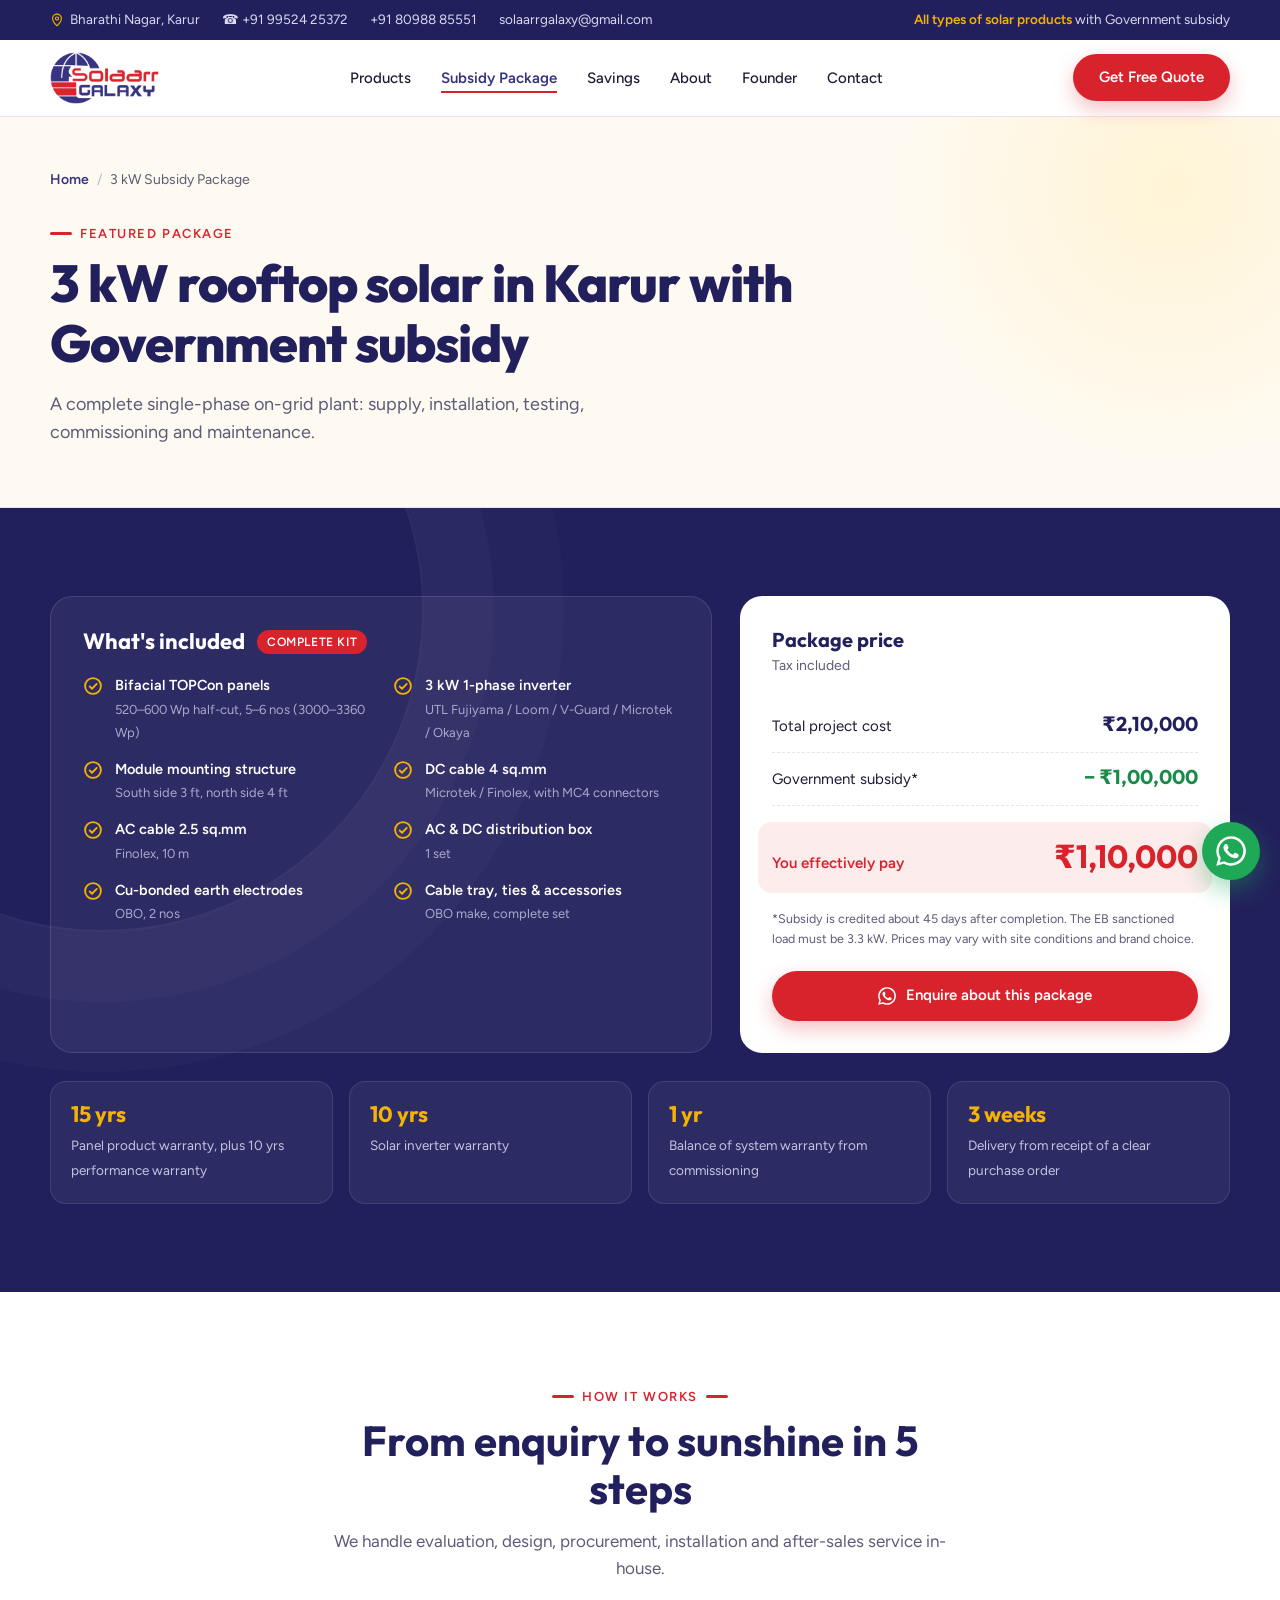
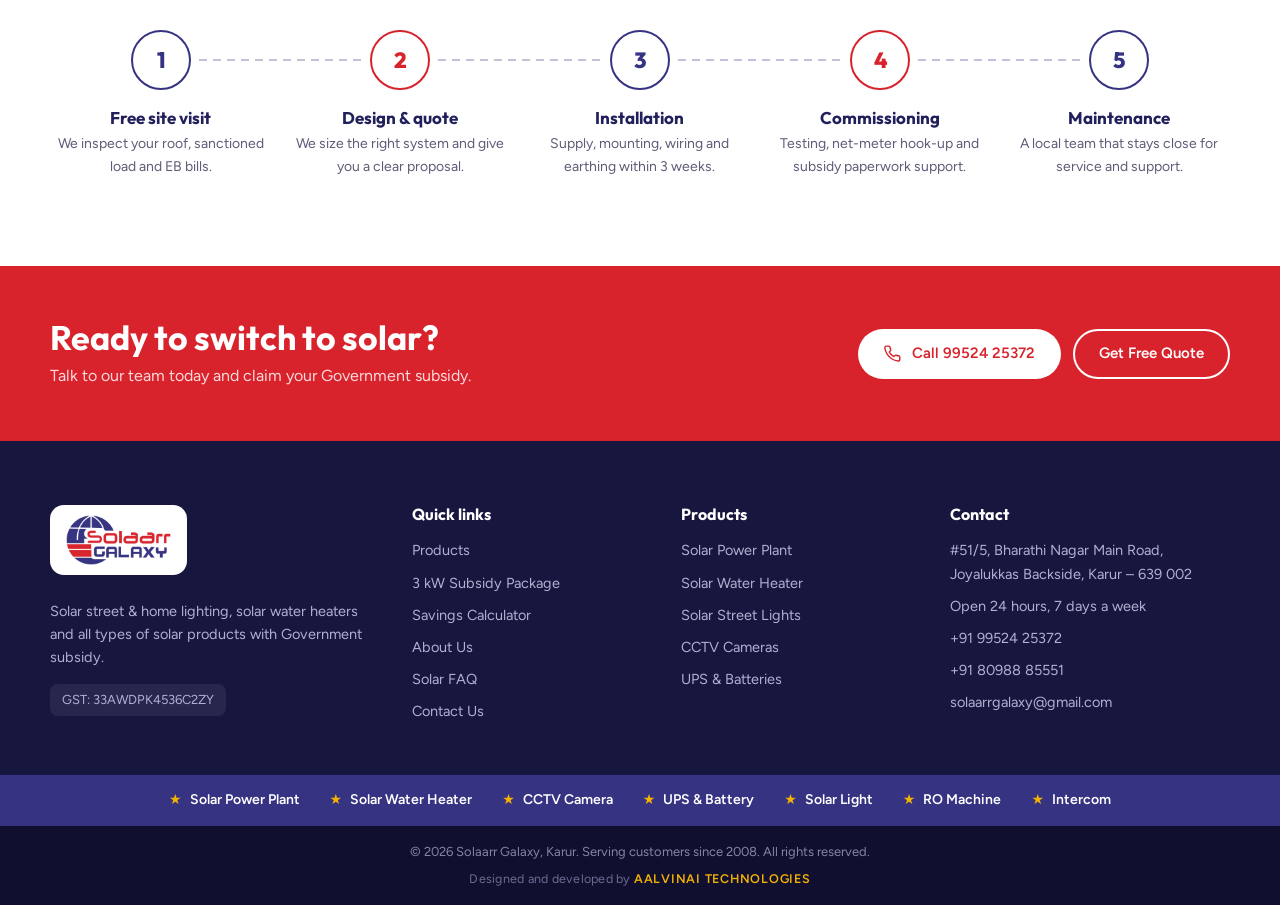
<file: solar-subsidy/index.html>
<!doctype html>
<html lang="en-IN">
<head>
<meta charset="utf-8">
<meta name="viewport" content="width=device-width, initial-scale=1">
<title>3 kW Rooftop Solar Subsidy Package | Solaarr Galaxy Karur</title>
<meta name="description" content="Complete 3 kW on-grid rooftop solar in Karur for &#8377;2,10,000. Get up to &#8377;1,00,000 Government subsidy and pay about &#8377;1,10,000. Installed in 3 weeks.">
<meta name="robots" content="index, follow, max-image-preview:large, max-snippet:-1">
<link rel="canonical" href="https://solaarrgalaxy.in/solar-subsidy/">
<meta name="theme-color" content="#22205c">
<meta name="geo.region" content="IN-TN">
<meta name="geo.placename" content="Karur, Tamil Nadu">

<!-- Social sharing (WhatsApp, Facebook, LinkedIn, X) -->
<meta property="og:type" content="website">
<meta property="og:site_name" content="Solaarr Galaxy">
<meta property="og:locale" content="en_IN">
<meta property="og:url" content="https://solaarrgalaxy.in/solar-subsidy/">
<meta property="og:title" content="3 kW Rooftop Solar Subsidy Package | Solaarr Galaxy Karur">
<meta property="og:description" content="Complete 3 kW on-grid rooftop solar in Karur for &#8377;2,10,000. Get up to &#8377;1,00,000 Government subsidy and pay about &#8377;1,10,000. Installed in 3 weeks.">
<meta property="og:image" content="https://solaarrgalaxy.in/assets/og-image.jpg">
<meta property="og:image:width" content="1200">
<meta property="og:image:height" content="630">
<meta property="og:image:alt" content="Solaarr Galaxy: rooftop solar company in Karur">
<meta name="twitter:card" content="summary_large_image">
<meta name="twitter:title" content="3 kW Rooftop Solar Subsidy Package | Solaarr Galaxy Karur">
<meta name="twitter:description" content="Complete 3 kW on-grid rooftop solar in Karur for &#8377;2,10,000. Get up to &#8377;1,00,000 Government subsidy and pay about &#8377;1,10,000. Installed in 3 weeks.">
<meta name="twitter:image" content="https://solaarrgalaxy.in/assets/og-image.jpg">

<link rel="icon" type="image/png" sizes="48x48" href="/assets/favicon-48.png">
<link rel="apple-touch-icon" href="/assets/apple-touch-icon.png">
<link rel="preconnect" href="https://fonts.googleapis.com">
<link rel="preconnect" href="https://fonts.gstatic.com" crossorigin>
<link href="https://fonts.googleapis.com/css2?family=Outfit:wght@500;600;700;800&family=Figtree:wght@400;500;600;700&display=swap" rel="stylesheet">
<link rel="stylesheet" href="/css/style.css?v=20261101">

<!-- Structured data: this page and its place in the site -->
<script type="application/ld+json">
{
  "@context": "https://schema.org",
  "@graph": [
    {
      "@type": "WebPage",
      "@id": "https://solaarrgalaxy.in/solar-subsidy/#webpage",
      "url": "https://solaarrgalaxy.in/solar-subsidy/",
      "name": "3 kW Rooftop Solar Subsidy Package | Solaarr Galaxy Karur",
      "description": "Complete 3 kW on-grid rooftop solar in Karur for ₹2,10,000. Get up to ₹1,00,000 Government subsidy and pay about ₹1,10,000. Installed in 3 weeks.",
      "inLanguage": "en-IN",
      "isPartOf": {
        "@id": "https://solaarrgalaxy.in/#website"
      },
      "about": {
        "@id": "https://solaarrgalaxy.in/#business"
      },
      "breadcrumb": {
        "@id": "https://solaarrgalaxy.in/solar-subsidy/#breadcrumb"
      }
    },
    {
      "@type": "BreadcrumbList",
      "@id": "https://solaarrgalaxy.in/solar-subsidy/#breadcrumb",
      "itemListElement": [
        {
          "@type": "ListItem",
          "position": 1,
          "name": "Home",
          "item": "https://solaarrgalaxy.in/"
        },
        {
          "@type": "ListItem",
          "position": 2,
          "name": "3 kW Subsidy Package",
          "item": "https://solaarrgalaxy.in/solar-subsidy/"
        }
      ]
    }
  ]
}
</script>
</head>
<body>

<!-- SVG icon sprite -->
<svg width="0" height="0" style="position:absolute" aria-hidden="true">
  <defs>
    <symbol id="i-panel" viewBox="0 0 24 24" fill="none" stroke="currentColor" stroke-width="1.8" stroke-linecap="round" stroke-linejoin="round"><path d="M4 4h16l-2 11H2z"/><path d="M3 9.5h16M8 4l-2 11M14 4l-2 11M10 15v5M6 20h8"/></symbol>
    <symbol id="i-heater" viewBox="0 0 24 24" fill="none" stroke="currentColor" stroke-width="1.8" stroke-linecap="round" stroke-linejoin="round"><rect x="6" y="2.5" width="12" height="15" rx="3"/><path d="M12 7c1.6 2 2.4 3.2 2.4 4.3a2.4 2.4 0 0 1-4.8 0C9.6 10.2 10.4 9 12 7z"/><path d="M9 17.5V21M15 17.5V21"/></symbol>
    <symbol id="i-street" viewBox="0 0 24 24" fill="none" stroke="currentColor" stroke-width="1.8" stroke-linecap="round" stroke-linejoin="round"><path d="M8 22V6a3 3 0 0 1 3-3h4"/><path d="M13 3h7l-1.5 3h-4z"/><path d="M16.5 8.5v1.5M19.5 8l1 1.2M13.5 8l-1 1.2"/><path d="M5 22h6"/><path d="M3 9l5-2"/></symbol>
    <symbol id="i-cctv" viewBox="0 0 24 24" fill="none" stroke="currentColor" stroke-width="1.8" stroke-linecap="round" stroke-linejoin="round"><path d="M3 6.5l13.5 5-1.6 4L1.5 10.5z"/><path d="M16.5 11.5l3 1.1-1 2.6-3.5-1"/><path d="M7 14.5l-1.5 4H2M2 16v5"/></symbol>
    <symbol id="i-battery" viewBox="0 0 24 24" fill="none" stroke="currentColor" stroke-width="1.8" stroke-linecap="round" stroke-linejoin="round"><rect x="2.5" y="7" width="17" height="11" rx="2.5"/><path d="M21.5 10.5v4"/><path d="M11.5 9.5l-2.5 3.5h4l-2.5 3.5"/></symbol>
    <symbol id="i-drop" viewBox="0 0 24 24" fill="none" stroke="currentColor" stroke-width="1.8" stroke-linecap="round" stroke-linejoin="round"><path d="M12 2.5c4 4.6 6 8 6 10.8a6 6 0 0 1-12 0c0-2.8 2-6.2 6-10.8z"/><path d="M9 14a3 3 0 0 0 3 3"/></symbol>
    <symbol id="i-intercom" viewBox="0 0 24 24" fill="none" stroke="currentColor" stroke-width="1.8" stroke-linecap="round" stroke-linejoin="round"><rect x="5" y="2.5" width="14" height="19" rx="2.5"/><circle cx="12" cy="8" r="2.5"/><path d="M9 14h6M9 17h6"/></symbol>
    <symbol id="i-finger" viewBox="0 0 24 24" fill="none" stroke="currentColor" stroke-width="1.8" stroke-linecap="round" stroke-linejoin="round"><path d="M6.5 5.5A8 8 0 0 1 20 11.5v1.5"/><path d="M4 9.5a8 8 0 0 0-.2 2v2"/><path d="M8 20.5c-.9-2-1.5-4.4-1.5-7a5.5 5.5 0 0 1 11 0v1"/><path d="M12 13.5c0 3 .7 5.5 2 7.5"/><path d="M9.5 13.5a2.5 2.5 0 0 1 5 0c0 1.5.2 2.8.5 4"/><path d="M17.5 17.5c.1 1 .3 2 .6 3"/></symbol>
    <symbol id="i-check" viewBox="0 0 24 24" fill="none" stroke="currentColor" stroke-width="2.2" stroke-linecap="round" stroke-linejoin="round"><circle cx="12" cy="12" r="9.5"/><path d="M8 12.5l2.8 2.8L16.5 9.5"/></symbol>
    <symbol id="i-phone" viewBox="0 0 24 24" fill="none" stroke="currentColor" stroke-width="1.9" stroke-linecap="round" stroke-linejoin="round"><path d="M21 16.4v3a2 2 0 0 1-2.2 2 19.8 19.8 0 0 1-8.6-3.1 19.5 19.5 0 0 1-6-6A19.8 19.8 0 0 1 1.1 3.7 2 2 0 0 1 3.1 1.5h3a2 2 0 0 1 2 1.7c.1 1 .4 1.9.7 2.8a2 2 0 0 1-.5 2.1L7.1 9.4a16 16 0 0 0 6 6l1.3-1.3a2 2 0 0 1 2.1-.4c.9.3 1.8.6 2.8.7a2 2 0 0 1 1.7 2z"/></symbol>
    <symbol id="i-mail" viewBox="0 0 24 24" fill="none" stroke="currentColor" stroke-width="1.9" stroke-linecap="round" stroke-linejoin="round"><rect x="2.5" y="4.5" width="19" height="15" rx="2.5"/><path d="M3 6.5l9 6.5 9-6.5"/></symbol>
    <symbol id="i-pin" viewBox="0 0 24 24" fill="none" stroke="currentColor" stroke-width="1.9" stroke-linecap="round" stroke-linejoin="round"><path d="M12 22s7.5-6.4 7.5-12.5a7.5 7.5 0 0 0-15 0C4.5 15.6 12 22 12 22z"/><circle cx="12" cy="9.5" r="2.7"/></symbol>
    <symbol id="i-clock" viewBox="0 0 24 24" fill="none" stroke="currentColor" stroke-width="1.9" stroke-linecap="round" stroke-linejoin="round"><circle cx="12" cy="12" r="9.5"/><path d="M12 7v5l3.5 2"/></symbol>
    <symbol id="i-sun" viewBox="0 0 24 24" fill="none" stroke="currentColor" stroke-width="1.9" stroke-linecap="round"><circle cx="12" cy="12" r="4.5"/><path d="M12 1.5v2.5M12 20v2.5M1.5 12H4M20 12h2.5M4.6 4.6l1.8 1.8M17.6 17.6l1.8 1.8M4.6 19.4l1.8-1.8M17.6 6.4l1.8-1.8"/></symbol>
    <symbol id="i-rupee" viewBox="0 0 24 24" fill="none" stroke="currentColor" stroke-width="1.9" stroke-linecap="round" stroke-linejoin="round"><path d="M6 4h12M6 8.5h12M9 4c6 0 6 9 0 9H6l8.5 7"/></symbol>
    <symbol id="i-shield" viewBox="0 0 24 24" fill="none" stroke="currentColor" stroke-width="1.9" stroke-linecap="round" stroke-linejoin="round"><path d="M12 22s8-3.5 8-10V5l-8-3-8 3v7c0 6.5 8 10 8 10z"/><path d="M8.5 12l2.5 2.5 4.5-5"/></symbol>
    <symbol id="i-tools" viewBox="0 0 24 24" fill="none" stroke="currentColor" stroke-width="1.9" stroke-linecap="round" stroke-linejoin="round"><path d="M14.7 6.3a4 4 0 0 0 5 5L21 13l-8 8-3.5-3.5 6.8-6.8a4 4 0 0 1-5-5L13 4z"/><path d="M3 21l6-6"/></symbol>
    <symbol id="i-local" viewBox="0 0 24 24" fill="none" stroke="currentColor" stroke-width="1.9" stroke-linecap="round" stroke-linejoin="round"><path d="M3 10.5L12 3l9 7.5V21H3z"/><path d="M9.5 21v-6h5v6"/></symbol>
    <symbol id="i-leaf" viewBox="0 0 24 24" fill="none" stroke="currentColor" stroke-width="1.9" stroke-linecap="round" stroke-linejoin="round"><path d="M20 4C9 4 4 9.5 4 16c0 1.5.3 2.8.8 4 7-.5 15.2-4.7 15.2-16z"/><path d="M4.8 20C8 15 11.5 12 15 10"/></symbol>
    <symbol id="i-target" viewBox="0 0 24 24" fill="none" stroke="currentColor" stroke-width="1.9" stroke-linecap="round"><circle cx="12" cy="12" r="9.5"/><circle cx="12" cy="12" r="5.5"/><circle cx="12" cy="12" r="1.5"/></symbol>
    <symbol id="i-eye" viewBox="0 0 24 24" fill="none" stroke="currentColor" stroke-width="1.9" stroke-linecap="round" stroke-linejoin="round"><path d="M1.5 12S5.5 4.5 12 4.5 22.5 12 22.5 12 18.5 19.5 12 19.5 1.5 12 1.5 12z"/><circle cx="12" cy="12" r="3"/></symbol>
    <symbol id="i-wa" viewBox="0 0 24 24" fill="currentColor"><path d="M17.5 14.4c-.3-.1-1.8-.9-2-1-.3-.1-.5-.1-.7.1-.2.3-.8 1-.9 1.2-.2.2-.3.2-.6.1-.3-.1-1.3-.5-2.4-1.5-.9-.8-1.5-1.8-1.7-2.1-.2-.3 0-.5.1-.6l.4-.5c.2-.2.2-.3.3-.5.1-.2.1-.4 0-.5l-.9-2.2c-.2-.6-.5-.5-.7-.5h-.6c-.2 0-.5.1-.8.4-.3.3-1 1-1 2.5s1.1 2.9 1.2 3.1c.1.2 2.1 3.2 5.1 4.5 2.5 1 3 .8 3.6.8.6-.1 1.8-.7 2-1.4.2-.7.2-1.3.2-1.4-.1-.3-.3-.4-.6-.5zM12 21.8a9.8 9.8 0 0 1-5-1.4l-.4-.2-3.7 1 1-3.6-.2-.4A9.8 9.8 0 1 1 12 21.8zm0-21.6A11.8 11.8 0 0 0 1.8 17.9L.2 23.8l6-1.6A11.8 11.8 0 1 0 12 .2z"/></symbol>
  </defs>
</svg>

<div class="topbar">
  <div class="wrap">
    <div class="marquee">
      <div class="marquee-track tb-track">
        <a href="https://www.google.com/maps/search/?api=1&amp;query=Bharathi%20Nagar%20Main%20Road%2C%20Karur%20639002" target="_blank" rel="noopener" class="tb-loc tb-hide"><svg><use href="#i-pin"/></svg> Bharathi Nagar, Karur</a>
        <a href="tel:+919952425372">&#9742; +91 99524 25372</a>
        <a href="tel:+918098885551" class="tb-hide tb-ph2">+91 80988 85551</a>
        <a href="mailto:solaarrgalaxy@gmail.com" class="tb-hide tb-mail">solaarrgalaxy@gmail.com</a>
        <span class="tb-tag"><b>All types of solar products</b> with Government subsidy</span>
      </div>
    </div>
  </div>
</div>

<header>
  <div class="wrap">
    <a href="/" class="brand" aria-label="Solaarr Galaxy home"><img src="/assets/logo-sm.png" width="320" height="152" alt="Solaarr Galaxy, solar company in Karur"></a>
    <nav id="nav">
      <ul>
        <li><a href="/solar-products/">Products</a></li>
        <li><a href="/solar-subsidy/" aria-current="page">Subsidy Package</a></li>
        <li><a href="/solar-savings-calculator/">Savings</a></li>
        <li><a href="/about/">About</a></li>
        <li><a href="/about/#founders">Founder</a></li>
        <li><a href="/contact/">Contact</a></li>
      </ul>
    </nav>
    <div class="header-cta">
      <a href="/contact/" class="btn btn-red">Get Free Quote</a>
      <button class="menu-btn" id="menuBtn" aria-label="Open menu" aria-expanded="false">
        <svg viewBox="0 0 24 24" fill="none" stroke="currentColor" stroke-width="2" stroke-linecap="round"><path d="M4 7h16M4 12h16M4 17h16"/></svg>
      </button>
    </div>
  </div>
</header>

<main id="top">

  <section class="page-hero">
    <div class="wrap">
      <ol class="crumbs">
        <li><a href="/">Home</a></li>
        <li aria-current="page">3 kW Subsidy Package</li>
      </ol>
      <span class="eyebrow">Featured package</span>
      <h1>3 kW rooftop solar in Karur with Government subsidy</h1>
      <p>A complete single-phase on-grid plant: supply, installation, testing, commissioning and maintenance.</p>
    </div>
  </section>

  <section class="package" id="package">
    <div class="wrap">
      <div class="pkg-grid">
        <div class="pkg-card reveal">
          <h3>What's included <span>Complete kit</span></h3>
          <ul class="incl">
            <li><svg><use href="#i-check"/></svg><div><b>Bifacial TOPCon panels</b><small>520–600 Wp half-cut, 5–6 nos (3000–3360 Wp)</small></div></li>
            <li><svg><use href="#i-check"/></svg><div><b>3 kW 1-phase inverter</b><small>UTL Fujiyama / Loom / V-Guard / Microtek / Okaya</small></div></li>
            <li><svg><use href="#i-check"/></svg><div><b>Module mounting structure</b><small>South side 3 ft, north side 4 ft</small></div></li>
            <li><svg><use href="#i-check"/></svg><div><b>DC cable 4 sq.mm</b><small>Microtek / Finolex, with MC4 connectors</small></div></li>
            <li><svg><use href="#i-check"/></svg><div><b>AC cable 2.5 sq.mm</b><small>Finolex, 10 m</small></div></li>
            <li><svg><use href="#i-check"/></svg><div><b>AC &amp; DC distribution box</b><small>1 set</small></div></li>
            <li><svg><use href="#i-check"/></svg><div><b>Cu-bonded earth electrodes</b><small>OBO, 2 nos</small></div></li>
            <li><svg><use href="#i-check"/></svg><div><b>Cable tray, ties &amp; accessories</b><small>OBO make, complete set</small></div></li>
          </ul>
        </div>
        <div class="price-card reveal">
          <h3>Package price</h3>
          <p>Tax included</p>
          <div class="price-row"><span>Total project cost</span><strong>&#8377;2,10,000</strong></div>
          <div class="price-row sub"><span>Government subsidy*</span><strong>&minus; &#8377;1,00,000</strong></div>
          <div class="price-row total"><span>You effectively pay</span><strong>&#8377;1,10,000</strong></div>
          <p class="fine">*Subsidy is credited about 45 days after completion. The EB sanctioned load must be 3.3 kW. Prices may vary with site conditions and brand choice.</p>
          <a href="https://wa.me/919952425372?text=Hi%2C%20I%27d%20like%20details%20on%20the%203kW%20on-grid%20subsidy%20package." target="_blank" rel="noopener" class="btn btn-red"><svg><use href="#i-wa"/></svg> Enquire about this package</a>
        </div>
      </div>
      <div class="terms">
        <div class="term reveal"><b>15 yrs</b><span>Panel product warranty, plus 10 yrs performance warranty</span></div>
        <div class="term reveal"><b>10 yrs</b><span>Solar inverter warranty</span></div>
        <div class="term reveal"><b>1 yr</b><span>Balance of system warranty from commissioning</span></div>
        <div class="term reveal"><b>3 weeks</b><span>Delivery from receipt of a clear purchase order</span></div>
      </div>
    </div>
  </section>
  <section id="process">
    <div class="wrap">
      <div class="section-head center reveal">
        <span class="eyebrow">How it works</span>
        <h2>From enquiry to sunshine in 5 steps</h2>
        <p>We handle evaluation, design, procurement, installation and after-sales service in-house.</p>
      </div>
      <div class="steps">
        <div class="step"><span class="num">1</span><div><h4>Free site visit</h4><p>We inspect your roof, sanctioned load and EB bills.</p></div></div>
        <div class="step"><span class="num">2</span><div><h4>Design &amp; quote</h4><p>We size the right system and give you a clear proposal.</p></div></div>
        <div class="step"><span class="num">3</span><div><h4>Installation</h4><p>Supply, mounting, wiring and earthing within 3 weeks.</p></div></div>
        <div class="step"><span class="num">4</span><div><h4>Commissioning</h4><p>Testing, net-meter hook-up and subsidy paperwork support.</p></div></div>
        <div class="step"><span class="num">5</span><div><h4>Maintenance</h4><p>A local team that stays close for service and support.</p></div></div>
      </div>
    </div>
  </section>

  <div class="cta-band">
    <div class="wrap">
      <div>
        <h2>Ready to switch to solar?</h2>
        <p>Talk to our team today and claim your Government subsidy.</p>
      </div>
      <div style="display:flex;gap:12px;flex-wrap:wrap">
        <a href="tel:+919952425372" class="btn btn-white"><svg><use href="#i-phone"/></svg> Call 99524 25372</a>
        <a href="/contact/" class="btn btn-outline">Get Free Quote</a>
      </div>
    </div>
  </div>
</main>

<footer>
  <div class="wrap foot-grid">
    <div>
      <a href="/" class="foot-logo"><img src="/assets/logo-sm.png" width="320" height="152" alt="Solaarr Galaxy" loading="lazy"></a>
      <p>Solar street &amp; home lighting, solar water heaters and all types of solar products with Government subsidy.</p>
      <span class="gst">GST: 33AWDPK4536C2ZY</span>
    </div>
    <div>
      <h4>Quick links</h4>
      <ul>
        <li><a href="/solar-products/">Products</a></li>
        <li><a href="/solar-subsidy/">3 kW Subsidy Package</a></li>
        <li><a href="/solar-savings-calculator/">Savings Calculator</a></li>
        <li><a href="/about/">About Us</a></li>
        <li><a href="/faq/">Solar FAQ</a></li>
        <li><a href="/contact/">Contact Us</a></li>
      </ul>
    </div>
    <div>
      <h4>Products</h4>
      <ul>
        <li><a href="/solar-products/">Solar Power Plant</a></li>
        <li><a href="/solar-products/">Solar Water Heater</a></li>
        <li><a href="/solar-products/">Solar Street Lights</a></li>
        <li><a href="/solar-products/">CCTV Cameras</a></li>
        <li><a href="/solar-products/">UPS &amp; Batteries</a></li>
      </ul>
    </div>
    <div>
      <h4>Contact</h4>
      <ul>
        <li>#51/5, Bharathi Nagar Main Road, Joyalukkas Backside, Karur &ndash; 639 002</li>
        <li>Open 24 hours, 7 days a week</li>
        <li><a href="tel:+919952425372">+91 99524 25372</a></li>
        <li><a href="tel:+918098885551">+91 80988 85551</a></li>
        <li><a href="mailto:solaarrgalaxy@gmail.com">solaarrgalaxy@gmail.com</a></li>
      </ul>
    </div>
  </div>
  <div class="star-band">
    <div class="wrap">
      <div class="marquee">
        <ul class="marquee-track">
          <li>Solar Power Plant</li><li>Solar Water Heater</li><li>CCTV Camera</li><li>UPS &amp; Battery</li><li>Solar Light</li><li>RO Machine</li><li>Intercom</li>
        </ul>
      </div>
    </div>
  </div>
  <div class="copy">&copy; <span id="yr"></span> Solaarr Galaxy, Karur. Serving customers since 2008. All rights reserved.
    <p class="credits">Designed and developed by <a href="https://aalvinai.in" target="_blank" rel="noopener">AALVINAI TECHNOLOGIES</a></p>
  </div>
</footer>

<a class="wa-float" href="https://wa.me/919952425372?text=Hi%20Solaarr%20Galaxy%21" target="_blank" rel="noopener" aria-label="Chat on WhatsApp"><svg><use href="#i-wa"/></svg></a>

<script src="/js/script.js?v=20261101"></script>
</body>
</html>
</file>
<file: css/style.css>
:root {
  /* Brand palette — sampled from the Solaarr Galaxy logo, banner and letterhead */
  --navy: #363382;        /* logo globe + "GALAXY" */
  --navy-deep: #22205c;
  --navy-soft: #ecebf7;
  --red: #d8232c;         /* logo "Solaarr" + stripes */
  --red-soft: #fdecec;
  --sun: #f5b301;         /* letterhead stars / solar accent */
  --sun-soft: #fff4d6;
  --cream: #fffaf1;       /* banner background */
  --ink: #1c1b33;
  --muted: #5d5c78;
  --line: #e6e4f0;
  --white: #ffffff;
  --radius: 18px;
  --shadow: 0 10px 30px rgba(34, 32, 92, .10);
  --font-head: "Outfit", system-ui, sans-serif;
  --font-body: "Figtree", system-ui, sans-serif;
  color-scheme: light;
}
* { box-sizing: border-box; margin: 0; padding: 0; }
html { scroll-behavior: smooth; scroll-padding-top: 84px; }
html, body { overflow-x: clip; }
body { font-family: var(--font-body); color: var(--ink); background: var(--white); line-height: 1.6; -webkit-font-smoothing: antialiased; }
img { max-width: 100%; height: auto; display: block; }
a { color: inherit; text-decoration: none; }
h1, h2, h3, h4 { font-family: var(--font-head); line-height: 1.15; color: var(--navy-deep); }
.wrap { width: min(1180px, 100% - 32px); margin-inline: auto; }
section { padding: 88px 0; }
.eyebrow { display: inline-flex; align-items: center; gap: 8px; font: 600 13px/1 var(--font-body); letter-spacing: .12em; text-transform: uppercase; color: var(--red); margin-bottom: 14px; }
.eyebrow::before { content: ""; width: 22px; height: 3px; border-radius: 3px; background: var(--red); }
.section-head { max-width: 660px; margin-bottom: 48px; }
.section-head.center { margin-inline: auto; text-align: center; }
.section-head.center .eyebrow::after { content: ""; width: 22px; height: 3px; border-radius: 3px; background: var(--red); }
.section-head h2 { font-size: clamp(28px, 4vw, 42px); margin-bottom: 14px; }
.section-head p { color: var(--muted); font-size: 17px; }

.btn { display: inline-flex; align-items: center; justify-content: center; gap: 10px; padding: 14px 24px; border-radius: 999px; font: 600 15px/1 var(--font-body); border: 2px solid transparent; cursor: pointer; transition: transform .2s, box-shadow .2s, background .2s; }
.btn:hover { transform: translateY(-2px); }
.btn svg { width: 18px; height: 18px; flex: none; }
.btn-red { background: var(--red); color: #fff; box-shadow: 0 8px 20px rgba(216, 35, 44, .28); }
.btn-red:hover { background: #bd1c25; }
.btn-navy { background: var(--navy); color: #fff; }
.btn-navy:hover { background: var(--navy-deep); }
.btn-ghost { border-color: var(--navy); color: var(--navy); background: transparent; }
.btn-ghost:hover { background: var(--navy-soft); }
.btn-wa { background: #1fa855; color: #fff; }
.btn-wa:hover { background: #178c46; }

/* Top bar + header */
.topbar { background: var(--navy-deep); color: #d9d8f0; font-size: 13.5px; }
.topbar .wrap { padding: 9px 0; }
.topbar a:hover { color: #fff; }
.tb-track { display: flex; flex-wrap: wrap; align-items: center; gap: 6px 22px; }
.tb-track .tb-tag { margin-left: auto; }
.topbar span b { color: var(--sun); font-weight: 600; }
.topbar .tb-loc { display: inline-flex; align-items: center; gap: 6px; }
.topbar .tb-loc svg { width: 14px; height: 14px; color: var(--sun); flex: none; }
header { position: sticky; top: env(safe-area-inset-top, 0px); z-index: 50; background: rgba(255,255,255,.94); backdrop-filter: blur(10px); border-bottom: 1px solid var(--line); }
header .wrap { display: flex; align-items: center; justify-content: space-between; gap: 20px; height: 76px; }
.brand img { height: 52px; width: auto; }
nav ul { display: flex; gap: 30px; list-style: none; }
nav a { font-weight: 500; font-size: 15px; color: var(--ink); position: relative; padding: 6px 0; }
nav a::after { content: ""; position: absolute; left: 0; bottom: 0; width: 0; height: 2px; background: var(--red); transition: width .25s; }
nav a:hover::after { width: 100%; }
.header-cta { display: flex; gap: 10px; align-items: center; }
.menu-btn { display: none; background: none; border: 0; width: 44px; height: 44px; cursor: pointer; color: var(--navy); }
.menu-btn svg { width: 28px; height: 28px; }

/* Hero */
.hero { background: var(--cream); position: relative; overflow: hidden; padding: 72px 0 96px; }
.hero::before { content: ""; position: absolute; right: -180px; top: -160px; width: 560px; height: 560px; border-radius: 50%; background: radial-gradient(circle, var(--sun-soft) 0%, rgba(255,244,214,0) 70%); }
.hero .wrap { display: grid; grid-template-columns: 1.05fr .95fr; gap: 48px; align-items: center; position: relative; }
.pill { display: inline-flex; align-items: center; gap: 10px; background: #fff; border: 1px solid var(--line); padding: 7px 14px 7px 8px; border-radius: 999px; font-size: 14px; font-weight: 500; color: var(--navy); box-shadow: var(--shadow); margin-bottom: 22px; }
.pill i { background: var(--red); color: #fff; font-style: normal; font-size: 12px; font-weight: 700; padding: 4px 10px; border-radius: 999px; letter-spacing: .04em; }
.hero h1 { font-size: clamp(36px, 5.4vw, 62px); font-weight: 800; letter-spacing: -.02em; margin-bottom: 20px; }
.hero h1 em { font-style: normal; color: var(--red); }
.hero p.lead { font-size: 18px; color: var(--muted); max-width: 540px; margin-bottom: 32px; }
.hero-cta { display: flex; gap: 14px; flex-wrap: wrap; margin-bottom: 44px; }
.hero-stats { display: flex; gap: 36px; flex-wrap: wrap; }
.hero-stats div strong { display: block; font: 800 30px/1 var(--font-head); color: var(--navy); }
.hero-stats div span { font-size: 14px; color: var(--muted); }
/* Hero text fades in on load: pill, headline word by word, then lead, buttons and stats */
.hero .pill, .hero h1 .w, .hero p.lead, .hero-cta, .hero-stats > div { animation: fadeUp .8s cubic-bezier(.2, .7, .2, 1) both; }
.hero .pill { animation-delay: .1s; }
.hero h1 .w { display: inline-block; animation-delay: calc(.25s + var(--i) * .07s); }
.hero p.lead { animation-delay: 1.05s; }
.hero-cta { animation-delay: 1.2s; }
.hero-stats > div:nth-child(1) { animation-delay: 1.35s; }
.hero-stats > div:nth-child(2) { animation-delay: 1.47s; }
.hero-stats > div:nth-child(3) { animation-delay: 1.59s; }
@keyframes fadeUp { from { opacity: 0; transform: translateY(18px); filter: blur(8px); } }
.hero-art { position: relative; }
.hero-art svg { width: 100%; height: auto; }
.float-card { position: absolute; background: #fff; border-radius: 14px; box-shadow: var(--shadow); padding: 12px 16px; display: flex; gap: 12px; align-items: center; font-size: 13.5px; }
.float-card b { display: block; font: 700 17px/1.2 var(--font-head); color: var(--navy-deep); }
.float-card .ic { width: 40px; height: 40px; border-radius: 10px; display: grid; place-items: center; flex: none; }
.float-card .ic svg { width: 22px; height: 22px; }
.fc-1 { left: -12px; bottom: 18%; animation: bob 5s ease-in-out infinite; }
.fc-2 { right: -6px; top: 10%; animation: bob 5s ease-in-out -2.5s infinite; }
@keyframes bob { 50% { transform: translateY(-10px); } }
.sun-rays { transform-origin: 380px 90px; animation: spin 40s linear infinite; }
@keyframes spin { to { transform: rotate(360deg); } }

/* Brand strip */
.brands { padding: 30px 0; border-bottom: 1px solid var(--line); }
.brands .wrap { display: flex; align-items: center; gap: 28px; flex-wrap: wrap; justify-content: center; }
.brands small { font-size: 13px; text-transform: uppercase; letter-spacing: .1em; color: var(--muted); font-weight: 600; }
.brands ul { display: flex; flex-wrap: wrap; gap: 12px 34px; list-style: none; justify-content: center; }
.brands li { font: 700 18px/1 var(--font-head); color: #8d8ba8; letter-spacing: .02em; }

/* Products */
.products-grid { display: grid; grid-template-columns: repeat(4, 1fr); gap: 22px; }
.product { background: #fff; border: 1px solid var(--line); border-radius: var(--radius); display: flex; flex-direction: column; transition: transform .25s, box-shadow .25s, border-color .25s; position: relative; overflow: hidden; }
.product::after { content: ""; position: absolute; left: 0; right: 0; bottom: 0; height: 4px; background: linear-gradient(90deg, var(--navy) 50%, var(--red) 50%); transform: scaleX(0); transform-origin: left; transition: transform .3s; }
.product:hover { transform: translateY(-6px); box-shadow: var(--shadow); border-color: transparent; }
.product:hover::after { transform: scaleX(1); }
.product .pimg { width: 100%; aspect-ratio: 4 / 3; object-fit: cover; background: #fff; border-bottom: 1px solid var(--line); }
.product .pbody { padding: 0 22px 24px; }
.product .ic { width: 54px; height: 54px; border-radius: 16px; display: grid; place-items: center; margin: -27px 0 14px; border: 4px solid #fff; position: relative; }
.product .ic svg { width: 26px; height: 26px; }
.product:nth-child(odd) .ic { background: var(--navy-soft); color: var(--navy); }
.product:nth-child(even) .ic { background: var(--red-soft); color: var(--red); }
.product h3 { font-size: 19px; margin-bottom: 8px; }
.product p { font-size: 14.5px; color: var(--muted); }
.product .tag { position: absolute; top: 14px; right: 14px; z-index: 1; box-shadow: 0 2px 8px rgba(0,0,0,.15); font-size: 11px; font-weight: 700; letter-spacing: .06em; text-transform: uppercase; background: var(--sun-soft); color: #9a6b00; padding: 4px 9px; border-radius: 999px; }

/* Package */
.package { background: var(--navy-deep); color: #e4e3f5; position: relative; overflow: hidden; }
.package::before { content: ""; position: absolute; width: 640px; height: 640px; border-radius: 50%; border: 2px solid rgba(255,255,255,.06); left: -220px; top: -220px; box-shadow: 0 0 0 70px rgba(255,255,255,.025), 0 0 0 140px rgba(255,255,255,.02); }
.package .section-head h2 { color: #fff; }
.package .section-head p { color: #b9b8d9; }
.package .eyebrow { color: var(--sun); }
.package .eyebrow::before { background: var(--sun); }
.pkg-grid { display: grid; grid-template-columns: 1.15fr .85fr; gap: 28px; position: relative; }
.pkg-card { background: rgba(255,255,255,.05); border: 1px solid rgba(255,255,255,.12); border-radius: 22px; padding: 32px; }
.pkg-card h3 { color: #fff; font-size: 22px; margin-bottom: 20px; display: flex; align-items: center; gap: 12px; }
.pkg-card h3 span { font: 600 12px/1 var(--font-body); background: var(--red); color: #fff; padding: 6px 10px; border-radius: 999px; letter-spacing: .05em; text-transform: uppercase; }
.incl { list-style: none; display: grid; grid-template-columns: 1fr 1fr; gap: 14px 24px; }
.incl li { display: flex; gap: 12px; font-size: 14.5px; }
.incl li svg { width: 20px; height: 20px; color: var(--sun); flex: none; margin-top: 2px; }
.incl li b { color: #fff; font-weight: 600; display: block; }
.incl li small { color: #a9a8cc; font-size: 13px; }
.price-card { background: #fff; color: var(--ink); border-radius: 22px; padding: 32px; display: flex; flex-direction: column; }
.price-card h3 { color: var(--navy-deep); font-size: 20px; margin-bottom: 4px; }
.price-card > p { color: var(--muted); font-size: 14px; margin-bottom: 22px; }
.price-row { display: flex; justify-content: space-between; align-items: baseline; padding: 14px 0; border-bottom: 1px dashed var(--line); font-size: 15px; }
.price-row strong { font: 700 20px/1 var(--font-head); color: var(--navy-deep); }
.price-row.sub strong { color: #1a8a49; }
.price-row.total { border: 0; background: var(--red-soft); margin: 16px -14px 0; padding: 18px 14px; border-radius: 14px; }
.price-row.total span { font-weight: 600; color: var(--red); }
.price-row.total strong { font-size: 32px; color: var(--red); }
.price-card .fine { font-size: 12.5px; color: var(--muted); margin: 16px 0 22px; }
.price-card .btn { margin-top: auto; }
.terms { display: grid; grid-template-columns: repeat(4, 1fr); gap: 16px; margin-top: 28px; position: relative; }
.term { background: rgba(255,255,255,.05); border: 1px solid rgba(255,255,255,.1); border-radius: 16px; padding: 20px; }
.term b { display: block; font: 700 22px/1.1 var(--font-head); color: var(--sun); margin-bottom: 6px; }
.term span { font-size: 13.5px; color: #c4c3e0; }

/* Process */
.steps { display: grid; grid-template-columns: repeat(5, 1fr); gap: 18px; position: relative; }
.step { --s: 0; text-align: center; position: relative; }
.step:nth-child(2) { --s: 1; } .step:nth-child(3) { --s: 2; } .step:nth-child(4) { --s: 3; } .step:nth-child(5) { --s: 4; }
/* Dashed connector from each step to the next */
.step:not(:last-child)::after { content: ""; position: absolute; top: 29px; left: calc(50% + 38px); width: calc(100% + 18px - 76px); height: 2px; background: repeating-linear-gradient(90deg, rgba(54, 51, 130, .3) 0 8px, transparent 8px 14px); transform-origin: left; }
.step .num { width: 60px; height: 60px; border-radius: 50%; margin: 0 auto 18px; display: grid; place-items: center; font: 800 22px/1 var(--font-head); background: #fff; border: 2px solid var(--navy); color: var(--navy); position: relative; transition: background .25s, color .25s; }
.step:nth-child(even) .num { border-color: var(--red); color: var(--red); }
.step:hover .num { background: var(--navy); color: #fff; }
.step:nth-child(even):hover .num { background: var(--red); }
.step h4 { font-size: 17px; margin-bottom: 6px; }
.step p { font-size: 14px; color: var(--muted); }
/* Steps play in sequence when scrolled into view (js/script.js adds .play): number pops, text rises, connector draws, then a ring pulses through the steps */
.js .steps:not(.play) .num, .js .steps:not(.play) .step > div { opacity: 0; }
.js .steps:not(.play) .step::after { transform: scaleX(0); }
.steps.play .num { animation: stepPop .6s cubic-bezier(.34, 1.56, .64, 1) calc(.2s + var(--s) * .45s) both; }
.steps.play .step > div { animation: fadeUp .6s ease calc(.35s + var(--s) * .45s) both; }
.steps.play .step::after { animation: drawX .4s ease-out calc(.6s + var(--s) * .45s) both; }
.steps.play .num::after { content: ""; position: absolute; inset: -2px; border-radius: 50%; border: 2px solid currentColor; opacity: 0; animation: ring 7.5s ease-out calc(2.8s + var(--s) * 1.5s) infinite; }
@keyframes stepPop { from { opacity: 0; transform: scale(.3); } }
@keyframes drawX { from { transform: scaleX(0); } }
@keyframes drawY { from { transform: scaleY(0); } }
@keyframes ring { 0% { opacity: .55; transform: scale(1); } 15%, 100% { opacity: 0; transform: scale(1.7); } }

/* Calculator */
.calc { background: var(--cream); }
.calc-box { display: grid; grid-template-columns: 1fr 1fr; gap: 0; background: #fff; border-radius: 26px; box-shadow: var(--shadow); overflow: hidden; }
.calc-in { padding: 44px; }
.calc-in h2 { font-size: clamp(26px, 3.4vw, 36px); margin-bottom: 12px; }
.calc-in > p { color: var(--muted); margin-bottom: 30px; }
.calc-in label { font-weight: 600; font-size: 15px; display: flex; justify-content: space-between; margin-bottom: 14px; }
.calc-in label output { font: 800 22px/1 var(--font-head); color: var(--red); }
input[type=range] { width: 100%; accent-color: var(--red); height: 6px; cursor: pointer; }
.range-ends { display: flex; justify-content: space-between; font-size: 12.5px; color: var(--muted); margin-top: 8px; }
.calc-out { background: var(--navy); color: #fff; padding: 44px; display: grid; grid-template-columns: 1fr 1fr; gap: 24px; align-content: center; position: relative; }
.calc-out div span { display: block; font-size: 13.5px; color: #c4c3e0; margin-bottom: 4px; }
.calc-out div strong { font: 800 clamp(26px, 3vw, 34px)/1.1 var(--font-head); color: #fff; }
.calc-out div strong.hl { color: var(--sun); }
.calc-out p.note { grid-column: 1 / -1; font-size: 12.5px; color: #a9a8cc; border-top: 1px solid rgba(255,255,255,.15); padding-top: 16px; }

/* About */
.about-grid { display: grid; grid-template-columns: 1fr 1fr; gap: 56px; align-items: center; }
.about-text p { color: var(--muted); margin-bottom: 16px; font-size: 16.5px; }
.about-text blockquote { border-left: 4px solid var(--red); padding: 6px 0 6px 18px; font: 600 19px/1.45 var(--font-head); color: var(--navy-deep); margin: 26px 0; }
.vm { display: grid; gap: 18px; }
.vm-card { border-radius: var(--radius); padding: 28px; border: 1px solid var(--line); background: #fff; }
.vm-card h3 { font-size: 20px; margin-bottom: 10px; display: flex; gap: 12px; align-items: center; }
.vm-card h3 .ic { width: 40px; height: 40px; border-radius: 12px; display: grid; place-items: center; }
.vm-card h3 .ic svg { width: 22px; height: 22px; }
.vm-card p, .vm-card li { color: var(--muted); font-size: 15px; }
.vm-card ul { padding-left: 20px; display: grid; gap: 8px; }
.vm-card.v .ic { background: var(--navy-soft); color: var(--navy); }
.vm-card.m .ic { background: var(--red-soft); color: var(--red); }

/* Founders */
.founders { background: linear-gradient(180deg, #fff 0%, var(--navy-soft) 100%); }
.founder-grid { display: grid; grid-template-columns: minmax(0, 940px); justify-content: center; }
.founder { display: grid; grid-template-columns: minmax(0, 5fr) minmax(0, 7fr); background: #fff; border: 1px solid var(--line); border-radius: 28px; overflow: hidden; box-shadow: 0 24px 60px rgba(34, 32, 92, .12); }
.founder .photo { position: relative; min-height: 460px; background: var(--navy-deep); overflow: hidden; }
.founder .photo img { position: absolute; inset: 0; width: 100%; height: 100%; object-fit: cover; object-position: center 18%; }
.founder .photo::before { content: ""; position: absolute; inset: 0; z-index: 1; background: linear-gradient(180deg, rgba(34, 32, 92, 0) 60%, rgba(34, 32, 92, .35) 100%); }
.founder .photo::after { content: ""; position: absolute; inset: auto 0 0 0; z-index: 1; height: 6px; background: linear-gradient(90deg, var(--navy) 60%, var(--red) 60%); }
.founder .info { position: relative; display: flex; flex-direction: column; justify-content: center; padding: 48px 52px; overflow: hidden; }
.founder .info::before { content: ""; position: absolute; right: -140px; top: -140px; width: 340px; height: 340px; border-radius: 50%; background: radial-gradient(circle, var(--sun-soft) 0%, rgba(255, 244, 214, 0) 70%); pointer-events: none; }
.founder .info > * { position: relative; }
.founder .role { display: inline-flex; align-items: center; gap: 10px; font: 700 12.5px/1 var(--font-body); color: var(--red); text-transform: uppercase; letter-spacing: .14em; }
.founder .role::before { content: ""; width: 26px; height: 3px; border-radius: 3px; background: var(--red); }
.founder h3 { font-size: clamp(28px, 3.2vw, 38px); font-weight: 700; letter-spacing: -.01em; margin: 16px 0 10px; }
.founder h3 small { font-size: .6em; font-weight: 600; color: var(--navy); opacity: .7; margin-right: 2px; }
.founder .loc { display: inline-flex; align-items: center; gap: 8px; font-size: 14.5px; font-weight: 500; color: var(--navy); }
.founder .loc svg { width: 16px; height: 16px; color: var(--red); flex: none; }
.founder p { color: var(--muted); font-size: 16.5px; line-height: 1.7; max-width: 48ch; margin: 22px 0 30px; padding-top: 22px; border-top: 1px solid var(--line); }
.founder .links { display: flex; gap: 12px; flex-wrap: wrap; }

/* Why */
.why-grid { display: grid; grid-template-columns: repeat(3, 1fr); gap: 22px; }
.why { display: flex; gap: 16px; padding: 24px; border-radius: var(--radius); background: var(--cream); }
.why .ic { width: 46px; height: 46px; border-radius: 12px; background: #fff; color: var(--red); display: grid; place-items: center; flex: none; box-shadow: 0 4px 12px rgba(34,32,92,.08); }
.why .ic svg { width: 24px; height: 24px; }
.why h4 { font-size: 17px; margin-bottom: 4px; }
.why p { font-size: 14.5px; color: var(--muted); }

/* FAQ */
.faq { background: var(--navy-soft); }
.faq-list { max-width: 820px; margin-inline: auto; display: grid; gap: 14px; }
.faq-item { background: #fff; border: 1px solid var(--line); border-radius: 16px; box-shadow: 0 4px 14px rgba(34, 32, 92, .05); }
.faq-item summary { list-style: none; cursor: pointer; position: relative; padding: 20px 60px 20px 24px; }
.faq-item summary::-webkit-details-marker { display: none; }
.faq-item summary h3 { font-size: 17px; line-height: 1.4; }
.faq-item summary::after { content: ""; position: absolute; right: 26px; top: 50%; width: 10px; height: 10px; border-right: 2.5px solid var(--red); border-bottom: 2.5px solid var(--red); transform: translateY(-70%) rotate(45deg); transition: transform .25s; }
.faq-item[open] summary::after { transform: translateY(-30%) rotate(-135deg); }
.faq-item summary:focus-visible { outline: 2px solid var(--red); outline-offset: 2px; border-radius: 16px; }
.faq-item p { padding: 0 24px 22px; color: var(--muted); font-size: 15.5px; }

/* Contact */
.contact-grid { display: grid; grid-template-columns: .95fr 1.05fr; gap: 32px; }
.contact-info { display: grid; gap: 16px; align-content: start; }
.ci { display: flex; gap: 16px; padding: 20px; border: 1px solid var(--line); border-radius: 16px; background: #fff; }
.ci .ic { width: 46px; height: 46px; border-radius: 12px; display: grid; place-items: center; flex: none; background: var(--navy-soft); color: var(--navy); }
.ci .ic svg { width: 22px; height: 22px; }
.ci h4 { font-size: 15px; margin-bottom: 3px; }
.ci p, .ci a { color: var(--muted); font-size: 15px; }
.ci a:hover { color: var(--red); }
.ci .dir-link { display: inline-block; margin-top: 6px; font-size: 14px; font-weight: 600; color: var(--red); }
.map { border-radius: 16px; overflow: hidden; border: 1px solid var(--line); height: 230px; }
.map iframe { width: 100%; height: 100%; border: 0; }
form.enquiry { background: var(--navy-deep); border-radius: 24px; padding: 36px; color: #fff; display: flex; flex-direction: column; justify-content: center; }
form.enquiry h3 { color: #fff; font-size: 26px; margin-bottom: 6px; }
form.enquiry > p { color: #b9b8d9; font-size: 15px; margin-bottom: 24px; }
.fields { display: grid; grid-template-columns: 1fr 1fr; gap: 14px; }
.fields .full { grid-column: 1 / -1; }
.fields label { display: block; font-size: 13px; font-weight: 600; color: #d4d3ec; margin-bottom: 6px; }
.fields input, .fields select, .fields textarea { width: 100%; padding: 13px 14px; border-radius: 12px; border: 1px solid rgba(255,255,255,.18); background: rgba(255,255,255,.07); color: #fff; font: 15px var(--font-body); }
.fields select option { color: var(--ink); }
.fields textarea { min-height: 96px; resize: vertical; }
.fields input::placeholder, .fields textarea::placeholder { color: #8e8db3; }
.fields input:focus, .fields select:focus, .fields textarea:focus { outline: 2px solid var(--sun); outline-offset: 1px; }
form.enquiry .btn { width: 100%; margin-top: 20px; padding: 16px; }
form.enquiry small { display: block; text-align: center; color: #9f9ec4; margin-top: 12px; font-size: 12.5px; }

/* Sub-page header: breadcrumb, title and intro */
.page-hero { background: var(--cream); position: relative; overflow: hidden; padding: 52px 0 60px; border-bottom: 1px solid var(--line); }
.page-hero::before { content: ""; position: absolute; right: -160px; top: -200px; width: 540px; height: 540px; border-radius: 50%; background: radial-gradient(circle, var(--sun-soft) 0%, rgba(255,244,214,0) 70%); }
.page-hero .wrap { position: relative; }
.crumbs { display: flex; flex-wrap: wrap; gap: 8px; list-style: none; font-size: 14px; color: var(--muted); margin-bottom: 26px; }
.crumbs li + li::before { content: "/"; margin-right: 8px; color: #b9b7cf; }
.crumbs a { color: var(--navy); font-weight: 600; }
.crumbs a:hover { color: var(--red); }
.page-hero h1 { font-size: clamp(32px, 4.6vw, 52px); font-weight: 800; letter-spacing: -.02em; max-width: 820px; margin-bottom: 16px; }
.page-hero p { font-size: 18px; color: var(--muted); max-width: 640px; }
nav a[aria-current="page"] { color: var(--navy); font-weight: 600; }
nav a[aria-current="page"]::after { width: 100%; }

/* CTA band + footer */
.cta-band { background: var(--red); color: #fff; padding: 52px 0; }
.cta-band .wrap { display: flex; align-items: center; justify-content: space-between; gap: 24px; flex-wrap: wrap; }
.cta-band h2 { color: #fff; font-size: clamp(24px, 3.4vw, 34px); }
.cta-band p { color: #ffd9db; margin-top: 6px; }
.cta-band .btn-white { background: #fff; color: var(--red); }
.cta-band .btn-outline { border-color: #fff; color: #fff; }
footer { background: #17163f; color: #b1b0d1; padding: 64px 0 0; font-size: 14.5px; }
.foot-grid { display: grid; grid-template-columns: 1.4fr 1fr 1fr 1.2fr; gap: 36px; }
.foot-logo { background: #fff; display: inline-block; padding: 10px 16px; border-radius: 14px; margin-bottom: 18px; }
.foot-logo img { height: 50px; width: auto; }
footer h4 { color: #fff; font-size: 16px; margin-bottom: 16px; }
footer ul { list-style: none; display: grid; gap: 9px; }
footer a:hover { color: #fff; }
.gst { display: inline-block; margin-top: 14px; font-size: 13px; background: rgba(255,255,255,.07); padding: 6px 12px; border-radius: 8px; }
.star-band { margin-top: 52px; background: var(--navy); padding: 14px 0; }
.star-band ul { display: flex; flex-wrap: wrap; justify-content: center; gap: 8px 30px; color: #fff; font-weight: 600; font-size: 14px; }
.star-band li::before { content: "★"; color: var(--sun); margin-right: 8px; }
.copy .credits { font-size: 12.5px; color: #6c6b92; margin: 6px auto 0; max-width: 900px; padding-inline: 16px; letter-spacing: .02em; }
.copy .credits a { color: var(--sun); font-weight: 600; letter-spacing: .06em; transition: color .2s; }
.copy .credits a:hover { color: #fff; text-decoration: underline; }
.copy { background: #100f30; padding: 16px 0; text-align: center; font-size: 13px; color: #8584a8; }

.wa-float { position: fixed; right: calc(20px + env(safe-area-inset-right, 0px)); bottom: calc(20px + env(safe-area-inset-bottom, 0px)); z-index: 60; width: 58px; height: 58px; border-radius: 50%; background: #1fa855; color: #fff; display: grid; place-items: center; box-shadow: 0 10px 24px rgba(31,168,85,.4); transition: transform .2s; }
.wa-float:hover { transform: scale(1.08); }
.wa-float svg { width: 30px; height: 30px; }

/* Page loader: shown only when JS is running (html.is-loading), fades out on html.loaded */
.loader { position: fixed; inset: 0; z-index: 100; display: none; place-items: center; padding: 24px; background: radial-gradient(circle at 50% 30%, var(--sun-soft) 0%, var(--cream) 55%); transition: opacity .6s ease, visibility .6s; }
.is-loading .loader { display: grid; }
.is-loading.loaded .loader { opacity: 0; visibility: hidden; }
.is-loading:not(.loaded) { overflow: hidden; }
.is-loading:not(.loaded) .hero * { animation-play-state: paused; }
.loader-inner { display: flex; flex-direction: column; align-items: center; text-align: center; max-width: 440px; animation: fadeUp .7s cubic-bezier(.2, .7, .2, 1); transition: transform .6s ease; }
.loaded .loader-inner { transform: translateY(-14px) scale(.98); }
.loader-logo { height: 46px; width: auto; margin-bottom: 18px; }
.loader-art { width: min(220px, 60vw); height: auto; }
.loader-rays { transform-origin: 110px 38px; animation: spin 6s linear infinite; }
.loader-glow { opacity: .18; transform-origin: 110px 38px; animation: glow 2s ease-in-out infinite; }
@keyframes glow { 50% { transform: scale(1.25); opacity: .08; } }
.loader-beams { animation: beam .8s linear infinite; }
@keyframes beam { to { stroke-dashoffset: -16; } }
.loader .cell { fill: var(--navy); animation: cellGlow 1.6s ease-in-out infinite; animation-delay: calc(var(--d) * .15s); }
@keyframes cellGlow { 40% { fill: #8c89f0; } }
.loader-bar { width: 180px; height: 6px; border-radius: 6px; background: rgba(54, 51, 130, .12); overflow: hidden; margin: 22px 0 26px; }
.loader-bar span { display: block; height: 100%; border-radius: inherit; background: linear-gradient(90deg, var(--sun), var(--red)); transform-origin: left; animation: charge 1.8s ease-out both; }
@keyframes charge { from { transform: scaleX(0); } }
.loader-quote p { font: 600 clamp(17px, 4.5vw, 21px)/1.45 var(--font-head); color: var(--navy-deep); }
.loader-quote p::before { content: "\201C"; color: var(--red); }
.loader-quote p::after { content: "\201D"; color: var(--red); }
.loader-quote cite { display: block; margin-top: 12px; font: 600 12.5px/1 var(--font-body); font-style: normal; letter-spacing: .1em; text-transform: uppercase; color: var(--red); }

.js .reveal:not(.in) { transform: translateY(18px); }
.reveal { transition: transform .7s ease; }
@media (prefers-reduced-motion: reduce) {
  *, *::before, *::after { animation: none !important; transition: none !important; }
  .js .reveal:not(.in) { transform: none; }
}

/* Responsive */
@media (max-width: 1080px) {
  .foot-grid { grid-template-columns: 1fr 1fr; }
  .terms { grid-template-columns: repeat(2, 1fr); }
  .topbar .tb-mail { display: none; }
}
@media (max-width: 900px) {
  .topbar .tb-ph2 { display: none; }
  nav { position: fixed; inset: 76px 0 auto 0; background: #fff; border-bottom: 1px solid var(--line); padding: 8px 16px 20px; opacity: 0; visibility: hidden; transform: translateY(-12px); transition: opacity .25s, transform .25s, visibility .25s; box-shadow: var(--shadow); }
  nav.open { opacity: 1; visibility: visible; transform: none; }
  nav ul { flex-direction: column; gap: 0; }
  nav a { display: block; padding: 14px 4px; border-bottom: 1px solid var(--line); }
  .menu-btn { display: grid; place-items: center; }
  .header-cta .btn { display: none; }
  .hero .wrap, .pkg-grid, .about-grid, .contact-grid, .calc-box { grid-template-columns: minmax(0, 1fr); }
  .hero-art { max-width: 520px; margin-inline: auto; }
  .steps { grid-template-columns: 1fr; gap: 26px; }
  .step { display: grid; grid-template-columns: 60px 1fr; gap: 18px; text-align: left; align-items: start; }
  .step:not(:last-child)::after { top: 66px; left: 29px; width: 2px; height: calc(100% - 46px); background: repeating-linear-gradient(180deg, rgba(54, 51, 130, .3) 0 8px, transparent 8px 14px); transform-origin: top; }
  .js .steps:not(.play) .step::after { transform: scaleY(0); }
  .steps.play .step::after { animation-name: drawY; }
  .step .num { margin: 0; }
  .why-grid, .products-grid { grid-template-columns: 1fr 1fr; }
  .founder-grid { grid-template-columns: minmax(0, 460px); }
  .founder { grid-template-columns: 1fr; border-radius: 24px; }
  .founder .photo { min-height: 0; aspect-ratio: 4 / 4.2; }
  .founder .info { padding: 30px 28px 32px; }
  .founder p { font-size: 15.5px; margin: 18px 0 24px; padding-top: 18px; }
  .founder .links .btn { flex: 1 1 auto; }
}
@media (max-width: 640px) {
  section { padding: 64px 0; }
  .page-hero { padding: 36px 0 40px; }
  .page-hero p { font-size: 16.5px; }
  .crumbs { margin-bottom: 18px; }
  .topbar .tb-hide { display: none; }
  .brand img { height: 44px; }
  .why-grid, .incl, .fields, .terms { grid-template-columns: 1fr; }
  /* Compact two-up product cards on phones */
  .products-grid { gap: 12px; }
  .product .pbody { padding: 0 12px 14px; }
  .product .ic { width: 42px; height: 42px; margin: -21px 0 10px; border-width: 3px; border-radius: 12px; }
  .product .ic svg { width: 20px; height: 20px; }
  .product h3 { font-size: 15.5px; margin-bottom: 6px; }
  .product p { font-size: 13px; line-height: 1.5; }
  .product .tag { top: 8px; right: 8px; font-size: 9.5px; padding: 3px 7px; }
  .hero-stats { display: grid; grid-template-columns: repeat(3, auto); justify-content: start; gap: 20px; }
  .hero-stats div strong { font-size: 24px; }
  .hero-stats div span { font-size: 12.5px; }
  .calc-out div strong { font-size: 22px; }
  .section-head { margin-bottom: 32px; }
  .calc-in, .calc-out, .pkg-card, .price-card, form.enquiry { padding: 26px; }
  .calc-out { grid-template-columns: 1fr 1fr; }
  /* Compact footer: brand and contact full width, quick links and products side by side */
  footer { padding-top: 40px; font-size: 13.5px; }
  .foot-grid { grid-template-columns: 1fr 1fr; gap: 26px 20px; }
  .foot-grid > :first-child, .foot-grid > :last-child { grid-column: 1 / -1; }
  .foot-logo { padding: 7px 12px; border-radius: 12px; margin-bottom: 12px; }
  .foot-logo img { height: 38px; }
  .gst { margin-top: 10px; font-size: 12px; padding: 5px 10px; }
  footer h4 { font-size: 15px; margin-bottom: 10px; }
  footer ul { gap: 6px; }
  .star-band { margin-top: 30px; padding: 11px 0; }
  .star-band ul { font-size: 13px; }
  .copy { padding: 14px 0; font-size: 12px; }
  .copy .credits { font-size: 11.5px; }
  .hero-stats { gap: 24px; }
  .fc-1 { left: 0; } .fc-2 { right: 0; }
  .float-card { padding: 9px 12px; font-size: 12px; }
  .float-card b { font-size: 15px; }
  .float-card .ic { width: 32px; height: 32px; }
}
/* Mobile marquees: brand strip and product cards scroll in a loop on phones; js/script.js adds the duplicate items */
@media (min-width: 641px) {
  .marquee-track > [data-clone] { display: none; }
}
@media (max-width: 640px) {
  .marquee { overflow: hidden; margin-inline: -16px; -webkit-mask-image: linear-gradient(90deg, transparent, #000 7%, #000 93%, transparent); mask-image: linear-gradient(90deg, transparent, #000 7%, #000 93%, transparent); }
  .marquee .marquee-track { display: flex; flex-wrap: nowrap; gap: 0; width: max-content; animation: marquee var(--marquee-speed, 30s) linear infinite; }
  .marquee .marquee-track > * { flex: none; margin-right: var(--marquee-gap, 12px); }
  .marquee:hover .marquee-track, .marquee:focus-within .marquee-track { animation-play-state: paused; }
  .brands .wrap { flex-direction: column; flex-wrap: nowrap; gap: 14px; }
  .brands .marquee { align-self: stretch; padding-block: 4px; }
  .brands .marquee-track { --marquee-speed: 16s; --marquee-gap: 34px; }
  #products .marquee { padding: 8px 0 16px; }
  .products-grid.marquee-track { --marquee-speed: 40s; }
  .products-grid.marquee-track > .product { width: 230px; }
  .star-band .marquee-track { --marquee-speed: 22s; --marquee-gap: 26px; }
  .topbar .wrap { padding: 8px 0; }
  .topbar .marquee-track { --marquee-speed: 24s; --marquee-gap: 30px; }
  .topbar .marquee-track > .tb-hide { display: inline-flex; }
  .topbar .marquee-track > * { position: relative; white-space: nowrap; }
  .topbar .marquee-track > *::after { content: ""; position: absolute; top: 50%; right: -17px; width: 4px; height: 4px; border-radius: 50%; background: var(--sun); transform: translateY(-50%); }
  .js .marquee .reveal:not(.in) { transform: none; }
}
@keyframes marquee { to { transform: translateX(-50%); } }
@media (prefers-reduced-motion: reduce) and (max-width: 640px) {
  .marquee { overflow-x: auto; -webkit-mask-image: none; mask-image: none; }
  .marquee-track > [data-clone] { display: none; }
}
@media (max-width: 340px) {
  .products-grid { grid-template-columns: 1fr; }
  .hero-stats { grid-template-columns: repeat(2, auto); }
}
</file>
